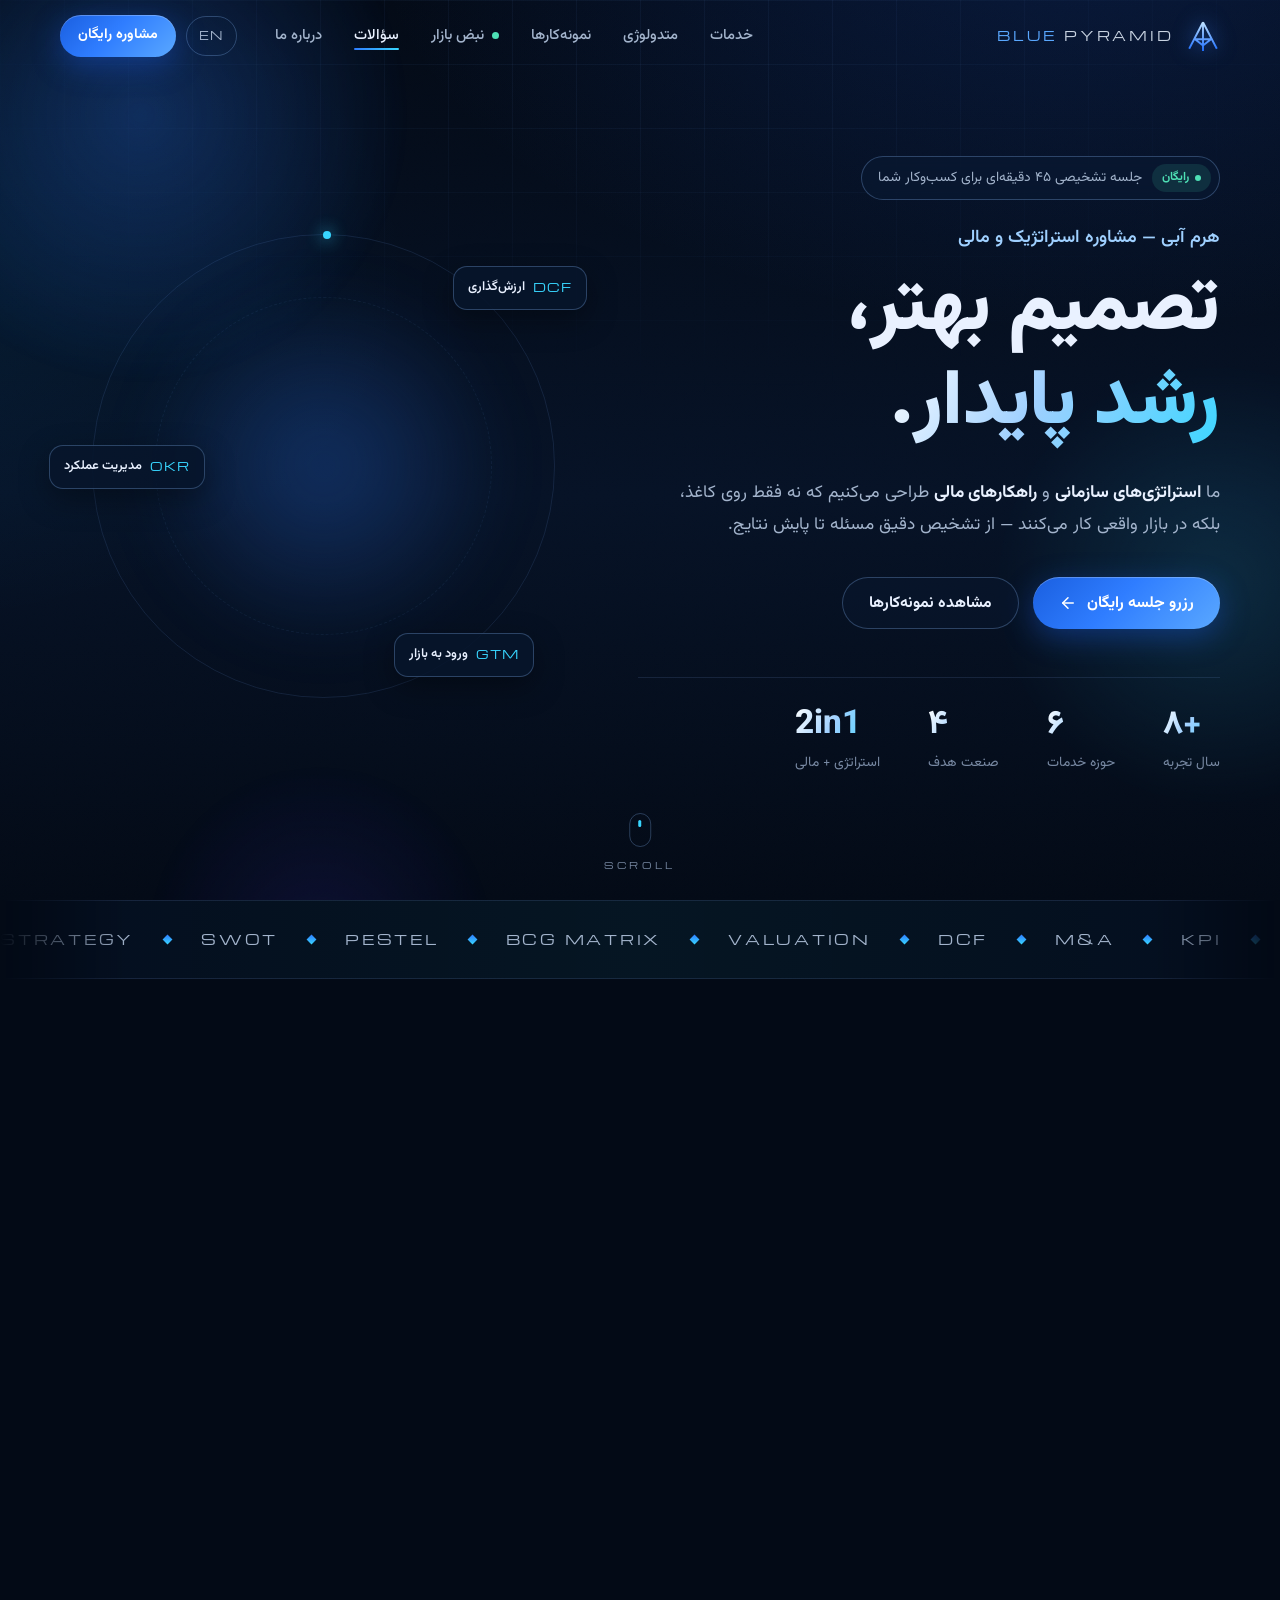
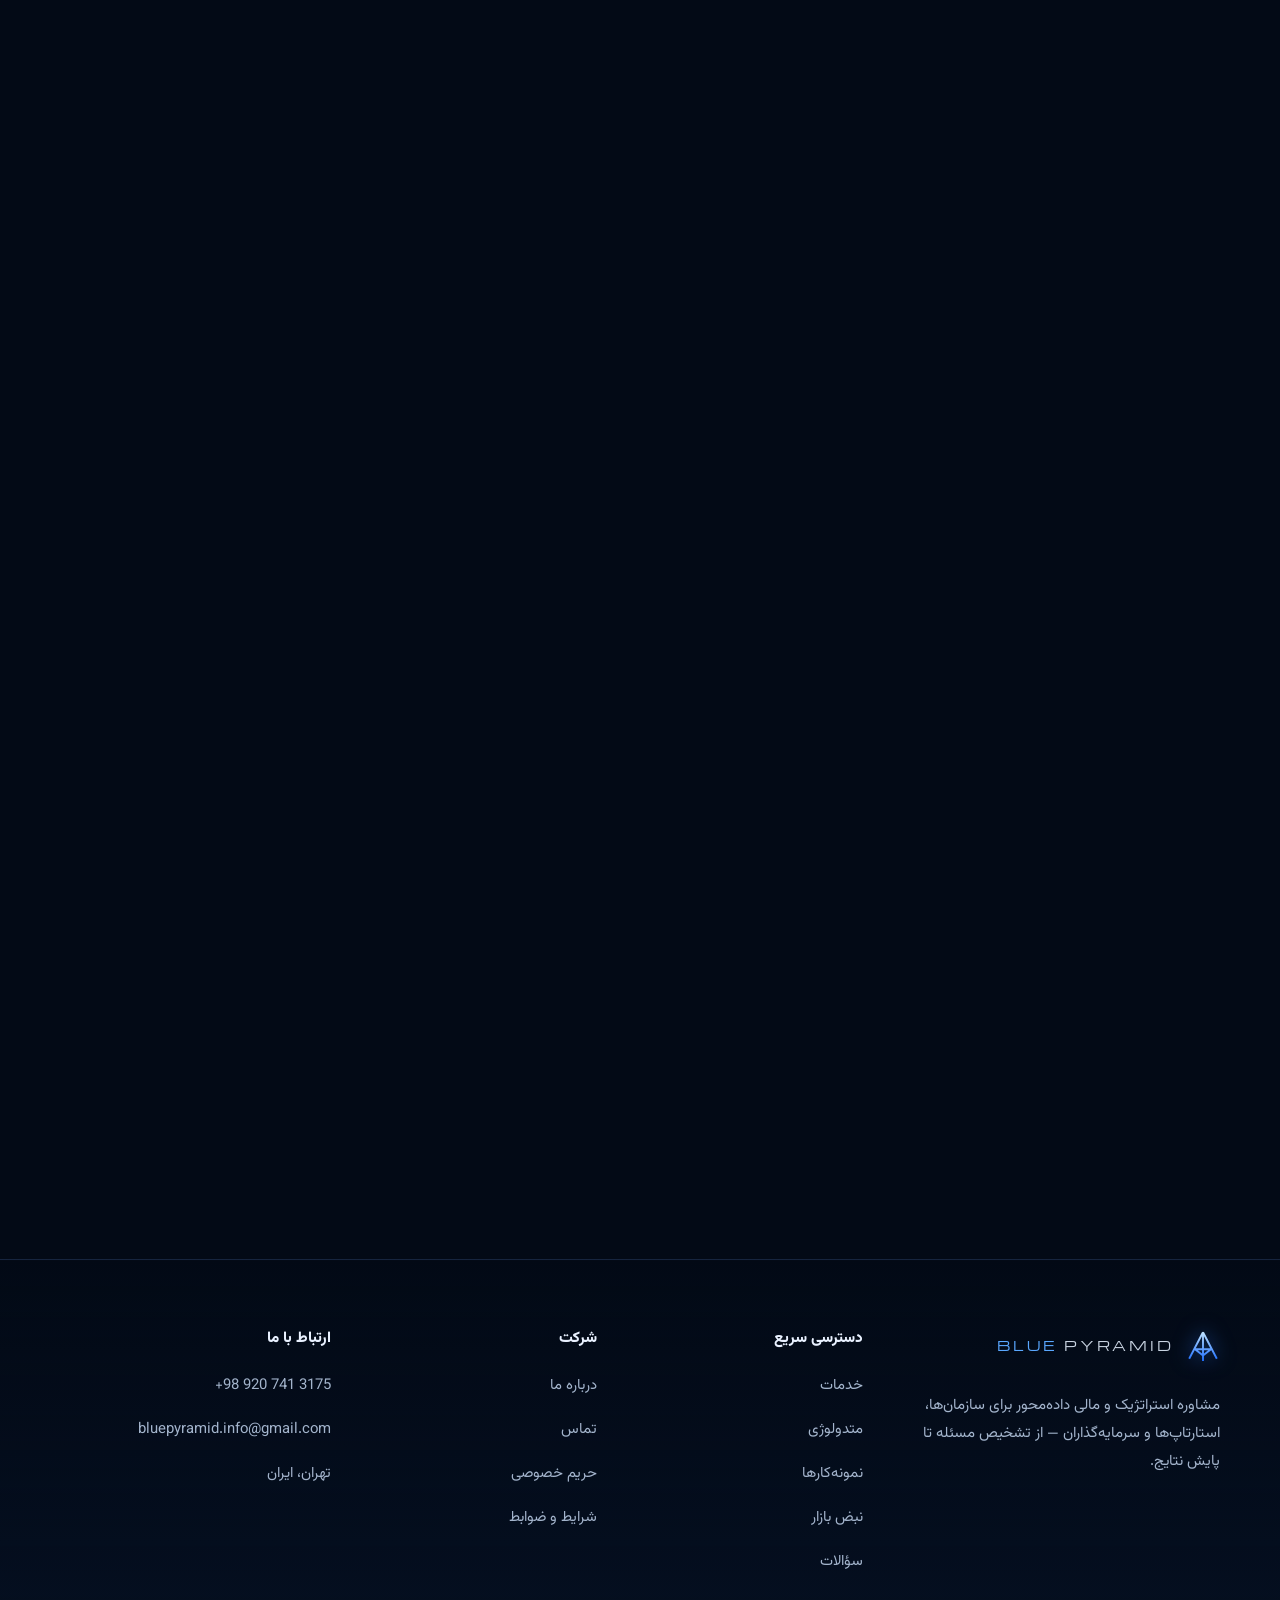
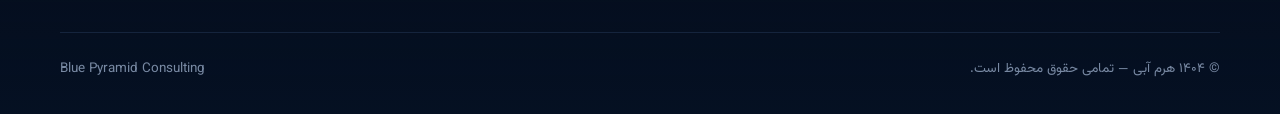
<file: index.html>
<!DOCTYPE html>
<html lang="fa" dir="rtl">
<head>
  <meta charset="UTF-8">
  <meta name="viewport" content="width=device-width, initial-scale=1, viewport-fit=cover">
  <title>هرم آبی | مشاوره استراتژیک و مالی در تهران — Blue Pyramid</title>
  <meta name="description" content="هرم آبی؛ مشاوره استراتژیک و مالی داده‌محور در تهران: مدل‌سازی مالی، ارزش‌گذاری، طراحی KPI، جذب سرمایه و ورود به بازار. جلسه اول رایگان.">
  <link rel="canonical" href="https://bluepyramid.pages.dev/">
  <meta name="robots" content="index, follow, max-image-preview:large">
  <meta name="theme-color" content="#030a16">
  <meta name="format-detection" content="telephone=no">

  <meta property="og:type" content="website">
  <meta property="og:site_name" content="Blue Pyramid — هرم آبی">
  <meta property="og:locale" content="fa_IR">
  <meta property="og:locale:alternate" content="en_US">
  <meta property="og:url" content="https://bluepyramid.pages.dev/">
  <meta property="og:title" content="هرم آبی | مشاوره استراتژیک و مالی">
  <meta property="og:description" content="تصمیم بهتر، رشد پایدار. مشاوره استراتژیک و مالی داده‌محور برای سازمان‌ها، استارتاپ‌ها و سرمایه‌گذاران.">
  <meta property="og:image" content="https://bluepyramid.pages.dev/assets/img/og-image.jpg">
  <meta property="og:image:width" content="1200">
  <meta property="og:image:height" content="630">
  <meta property="og:image:alt" content="Blue Pyramid — مشاوره استراتژیک و مالی">
  <meta name="twitter:card" content="summary_large_image">
  <meta name="twitter:title" content="هرم آبی | مشاوره استراتژیک و مالی">
  <meta name="twitter:description" content="تصمیم بهتر، رشد پایدار. مشاوره استراتژیک و مالی داده‌محور.">
  <meta name="twitter:image" content="https://bluepyramid.pages.dev/assets/img/og-image.jpg">

  <link rel="icon" href="/favicon.ico" sizes="48x48">
  <link rel="icon" href="/favicon.svg" type="image/svg+xml">
  <link rel="apple-touch-icon" href="/apple-touch-icon.png">
  <link rel="manifest" href="/site.webmanifest">

  <link rel="preconnect" href="https://fonts.googleapis.com">
  <link rel="preconnect" href="https://fonts.gstatic.com" crossorigin>
  <link rel="preload" as="style" id="font-css" href="https://fonts.googleapis.com/css2?family=Michroma&amp;family=Vazirmatn:wght@300..900&amp;display=swap">
  <noscript><link rel="stylesheet" href="https://fonts.googleapis.com/css2?family=Michroma&amp;family=Vazirmatn:wght@300..900&amp;display=swap"></noscript>
  <link rel="stylesheet" href="/assets/css/site.css?v=2.9">
  <script src="/assets/js/head.js?v=2.8" data-intro></script>
  <link rel="preload" href="/assets/js/pyramid.js?v=2.8" as="script">

  <script type="application/ld+json">
  {
    "@context": "https://schema.org",
    "@graph": [
      {
        "@type": ["Organization", "ProfessionalService"],
        "@id": "https://bluepyramid.pages.dev/#org",
        "name": "هرم آبی",
        "alternateName": ["Blue Pyramid", "Blue Pyramid Consulting"],
        "url": "https://bluepyramid.pages.dev/",
        "logo": { "@type": "ImageObject", "url": "https://bluepyramid.pages.dev/assets/img/icon-512.png", "width": 512, "height": 512 },
        "image": "https://bluepyramid.pages.dev/assets/img/og-image.jpg",
        "description": "مشاوره استراتژیک و مالی داده‌محور برای سازمان‌ها، استارتاپ‌ها و سرمایه‌گذاران.",
        "telephone": "+989207413175",
        "email": "bluepyramid.info@gmail.com",
        "address": { "@type": "PostalAddress", "addressLocality": "تهران", "addressCountry": "IR" },
        "areaServed": { "@type": "Country", "name": "Iran" },
        "priceRange": "$$",
        "founder": { "@type": "Person", "@id": "https://bluepyramid.pages.dev/about#founder", "name": "محمد تقی آغدیر", "jobTitle": "بنیان‌گذار و مشاور استراتژی" },
        "knowsAbout": ["Strategic Consulting", "Financial Modeling", "Business Valuation", "KPI & OKR Design", "Capital Raising", "Go-to-Market Strategy", "FinTech", "Digital Health"],
        "contactPoint": { "@type": "ContactPoint", "telephone": "+989207413175", "email": "bluepyramid.info@gmail.com", "contactType": "sales", "availableLanguage": ["fa", "en"] },
        "hasOfferCatalog": {
          "@type": "OfferCatalog",
          "name": "خدمات هرم آبی",
          "itemListElement": [
            { "@type": "Offer", "itemOffered": { "@type": "Service", "name": "مشاوره استراتژیک" } },
            { "@type": "Offer", "itemOffered": { "@type": "Service", "name": "مشاوره مالی و مدل‌سازی مالی" } },
            { "@type": "Offer", "itemOffered": { "@type": "Service", "name": "مدیریت عملکرد، KPI و OKR" } },
            { "@type": "Offer", "itemOffered": { "@type": "Service", "name": "جذب سرمایه و آماده‌سازی پیچ‌دک" } },
            { "@type": "Offer", "itemOffered": { "@type": "Service", "name": "استراتژی ورود به بازار" } },
            { "@type": "Offer", "itemOffered": { "@type": "Service", "name": "برنامه‌ریزی کسب‌وکار" } }
          ]
        }
      },
      {
        "@type": "WebSite",
        "@id": "https://bluepyramid.pages.dev/#website",
        "url": "https://bluepyramid.pages.dev/",
        "name": "هرم آبی — Blue Pyramid",
        "inLanguage": ["fa-IR", "en"],
        "publisher": { "@id": "https://bluepyramid.pages.dev/#org" }
      },
      {
        "@type": "WebPage",
        "@id": "https://bluepyramid.pages.dev/#webpage",
        "url": "https://bluepyramid.pages.dev/",
        "name": "هرم آبی | مشاوره استراتژیک و مالی",
        "isPartOf": { "@id": "https://bluepyramid.pages.dev/#website" },
        "about": { "@id": "https://bluepyramid.pages.dev/#org" },
        "inLanguage": "fa-IR"
      },
      {
        "@type": "FAQPage",
        "@id": "https://bluepyramid.pages.dev/#faq",
        "mainEntity": [
          { "@type": "Question", "name": "آیا جلسه اول مشاوره هزینه دارد؟", "acceptedAnswer": { "@type": "Answer", "text": "خیر. اولین جلسه تشخیصی ۴۵ دقیقه‌ای رایگان است. در این جلسه وضعیت فعلی و چالش اصلی شما را بررسی می‌کنیم و مسیر پیشنهادی را شفاف توضیح می‌دهیم." } },
          { "@type": "Question", "name": "بعد از ثبت درخواست، چه زمانی با من تماس می‌گیرید؟", "acceptedAnswer": { "@type": "Answer", "text": "ظرف ۲۴ ساعت پس از ثبت فرم با شما تماس می‌گیریم. برای موارد فوری می‌توانید مستقیم با شماره ۰۹۲۰۷۴۱۳۱۷۵ تماس بگیرید." } },
          { "@type": "Question", "name": "مشاوره حضوری است یا آنلاین؟", "acceptedAnswer": { "@type": "Answer", "text": "هر دو. دفتر مرکزی ما در تهران است و در سراسر ایران به‌صورت حضوری و آنلاین همکاری می‌کنیم." } },
          { "@type": "Question", "name": "با چه نوع کسب‌وکارهایی کار می‌کنید؟", "acceptedAnswer": { "@type": "Answer", "text": "کسب‌وکارهای کوچک و متوسط، استارتاپ‌ها، شرکت‌های بزرگ و هولدینگ‌ها و سرمایه‌گذاران حقیقی و حقوقی؛ با تمرکز ویژه بر فین‌تک و سلامت دیجیتال." } },
          { "@type": "Question", "name": "خروجی همکاری با هرم آبی چیست؟", "acceptedAnswer": { "@type": "Answer", "text": "اهداف، زمان‌بندی و خروجی‌ها از ابتدا مستند و قابل سنجش تعریف می‌شوند و در پایان هر پروژه یک ابزار تصمیم‌گیری قابل استفاده دریافت می‌کنید، نه فقط یک گزارش." } },
          { "@type": "Question", "name": "چه کسی روی پروژه من کار می‌کند؟", "acceptedAnswer": { "@type": "Answer", "text": "بنیان‌گذار و متخصصان ارشد مستقیماً روی هر پروژه کار می‌کنند؛ پروژه به کارآموز سپرده نمی‌شود و همیشه می‌دانید با چه کسی طرف هستید." } }
        ]
      }
    ]
  }
  </script>
</head>
<body>
<a class="skip-link" href="#main" data-i18n="skip">رفتن به محتوای اصلی</a>
<div class="progress" aria-hidden="true"></div>
<div class="ambient" aria-hidden="true">
  <div class="ambient__blob ambient__blob--1"></div>
  <div class="ambient__blob ambient__blob--2"></div>
  <div class="ambient__blob ambient__blob--3"></div>
  <div class="ambient__grid"></div>
  <div class="ambient__noise"></div>
</div>

<!-- Opening: the logo assembles itself in 3D. First visit per session only. -->
<div class="intro" id="intro" aria-hidden="true">
  <canvas></canvas>
  <div class="intro__brand">
    <div class="intro__word"><span class="b">B</span><span class="b">L</span><span class="b">U</span><span class="b">E</span><span>&nbsp;</span><span class="s">P</span><span class="s">Y</span><span class="s">R</span><span class="s">A</span><span class="s">M</span><span class="s">I</span><span class="s">D</span></div>
    <div class="intro__line"></div>
    <div class="intro__tag">STRATEGIC &amp; FINANCIAL CONSULTING</div>
  </div>
  <button class="intro__skip" type="button" tabindex="-1">SKIP</button>
</div>

<header class="site-nav">
  <div class="container site-nav__inner">
    <a class="brand" href="/">
      <svg class="brand__mark" viewBox="0 0 64 64" aria-hidden="true"><defs><linearGradient id="bm" x1="0" y1="0" x2="0" y2="1"><stop offset="0" stop-color="#bfe2ff"/><stop offset="1" stop-color="#1e6fff"/></linearGradient></defs><path d="M32 6 L6 56 M32 6 L58 56 M17 38 H47 M32 6 V60 M17 38 L32 50 L47 38" fill="none" stroke="url(#bm)" stroke-width="3.6" stroke-linejoin="round"/></svg>
      <span class="brand__name"><b>BLUE</b> <span>PYRAMID</span></span>
    </a>
    <ul class="nav-links" id="nav-menu">
      <li><a href="#services" data-i18n="navServices">خدمات</a></li>
      <li><a href="#method" data-i18n="navMethod">متدولوژی</a></li>
      <li><a href="#cases" data-i18n="navCases">نمونه‌کارها</a></li>
      <li><a href="/market-pulse" class="nav-pulse" data-i18n="navPulse">نبض بازار</a></li>
      <li><a href="#faq" data-i18n="navFaq">سؤالات</a></li>
      <li><a href="/about" data-i18n="navAbout">درباره ما</a></li>
    </ul>
    <div class="nav-actions">
      <button class="lang-toggle" id="lang-toggle" type="button" aria-label="EN — English version">EN</button>
      <a class="btn btn--primary btn--sm nav-cta" href="#contact" data-i18n="navCta">مشاوره رایگان</a>
      <button class="menu-btn" id="menu-btn" type="button" aria-controls="nav-menu" aria-expanded="false" aria-label="باز کردن منو"><span class="menu-btn__bars"><i></i><i></i><i></i></span></button>
    </div>
  </div>
</header>

<main id="main">

  <!-- ============================== HERO -->
  <section class="hero" aria-labelledby="hero-title">
    <div class="container hero__grid">
      <div class="hero__copy">
        <p class="hero__badge" data-enter><span class="hero__badge-dot" data-i18n="heroBadgeTag">رایگان</span><span data-i18n="heroBadge">جلسه تشخیصی ۴۵ دقیقه‌ای برای کسب‌وکار شما</span></p>
        <h1 class="hero__title" id="hero-title">
          <span class="hero__kicker" data-enter data-d="1" data-i18n="heroKicker">هرم آبی — مشاوره استراتژیک و مالی</span>
          <span class="hero__headline" data-enter="headline" data-d="2" data-i18n="heroHeadline">تصمیم بهتر، <span class="text-gradient">رشد&nbsp;پایدار.</span></span>
        </h1>
        <p class="hero__desc" data-enter data-d="4" data-i18n="heroDesc">ما <strong>استراتژی‌های سازمانی</strong> و <strong>راهکارهای مالی</strong> طراحی می‌کنیم که نه فقط روی کاغذ، بلکه در بازار واقعی کار می‌کنند — از تشخیص دقیق مسئله تا پایش نتایج.</p>
        <div class="hero__actions" data-enter data-d="5">
          <a class="btn btn--primary" href="#contact" data-magnetic><span data-i18n="heroCta1">رزرو جلسه رایگان</span><svg class="icon-arrow" aria-hidden="true"><use href="/assets/img/icons.svg#i-arrow"/></svg></a>
          <a class="btn btn--ghost" href="#cases" data-magnetic data-i18n="heroCta2">مشاهده نمونه‌کارها</a>
        </div>
        <dl class="hero__metrics" data-enter data-d="6">
          <div><dt class="sr-only" data-i18n="heroM1Lbl">سال تجربه</dt><dd><span class="metric__val" data-count data-i18n="heroM1Val">۸+</span><span class="metric__lbl" aria-hidden="true" data-i18n="heroM1Lbl">سال تجربه</span></dd></div>
          <div><dt class="sr-only" data-i18n="heroM2Lbl">حوزه خدمات</dt><dd><span class="metric__val" data-count data-i18n="heroM2Val">۶</span><span class="metric__lbl" aria-hidden="true" data-i18n="heroM2Lbl">حوزه خدمات</span></dd></div>
          <div><dt class="sr-only" data-i18n="heroM3Lbl">صنعت هدف</dt><dd><span class="metric__val" data-count data-i18n="heroM3Val">۴</span><span class="metric__lbl" aria-hidden="true" data-i18n="heroM3Lbl">صنعت هدف</span></dd></div>
          <div><dt class="sr-only" data-i18n="heroM4Lbl">استراتژی + مالی</dt><dd><span class="metric__val">2in1</span><span class="metric__lbl" aria-hidden="true" data-i18n="heroM4Lbl">استراتژی + مالی</span></dd></div>
        </dl>
      </div>

      <div class="hero__visual" data-enter="scale" data-d="3" aria-hidden="true">
        <div class="hero__halo"></div>
        <div class="hero__ring"></div>
        <div class="hero__ring hero__ring--2"></div>
        <canvas class="hero__canvas" id="hero-canvas"></canvas>
        <span class="chip chip--1"><b>DCF</b><span data-i18n="chip1">ارزش‌گذاری</span></span>
        <span class="chip chip--2"><b>OKR</b><span data-i18n="chip2">مدیریت عملکرد</span></span>
        <span class="chip chip--3"><b>GTM</b><span data-i18n="chip3">ورود به بازار</span></span>
      </div>
    </div>
    <div class="scroll-cue" aria-hidden="true"><span class="scroll-cue__mouse"></span>SCROLL</div>
  </section>

  <!-- ============================== FRAMEWORKS MARQUEE -->
  <div class="marquee">
    <div class="marquee__track">
      <ul class="marquee__list" role="list" aria-label="ابزارها و چارچوب‌ها" data-i18n-attr="aria-label:marqueeLabel">
        <li class="marquee__item">STRATEGY</li><li class="marquee__item">SWOT</li><li class="marquee__item">PESTEL</li><li class="marquee__item">BCG MATRIX</li><li class="marquee__item">VALUATION</li><li class="marquee__item">DCF</li><li class="marquee__item">M&amp;A</li><li class="marquee__item">KPI</li><li class="marquee__item">OKR</li><li class="marquee__item">BALANCED SCORECARD</li><li class="marquee__item">PITCH DECK</li><li class="marquee__item">DUE DILIGENCE</li><li class="marquee__item">GO-TO-MARKET</li><li class="marquee__item">BUSINESS PLAN</li><li class="marquee__item">SCENARIO PLANNING</li>
      </ul>
      <ul class="marquee__list" role="list" aria-hidden="true">
        <li class="marquee__item">STRATEGY</li><li class="marquee__item">SWOT</li><li class="marquee__item">PESTEL</li><li class="marquee__item">BCG MATRIX</li><li class="marquee__item">VALUATION</li><li class="marquee__item">DCF</li><li class="marquee__item">M&amp;A</li><li class="marquee__item">KPI</li><li class="marquee__item">OKR</li><li class="marquee__item">BALANCED SCORECARD</li><li class="marquee__item">PITCH DECK</li><li class="marquee__item">DUE DILIGENCE</li><li class="marquee__item">GO-TO-MARKET</li><li class="marquee__item">BUSINESS PLAN</li><li class="marquee__item">SCENARIO PLANNING</li>
      </ul>
    </div>
  </div>

  <!-- ============================== SERVICES -->
  <section class="section" id="services" aria-labelledby="services-title">
    <div class="container">
      <div class="section-head" data-reveal>
        <p class="eyebrow">What We Do</p>
        <h2 class="section-title" id="services-title"><span data-i18n="servicesTitle">خدماتی که مسیر رشد را <span class="text-gradient">روشن</span> می‌کنند</span></h2>
        <p class="section-lead" data-i18n="servicesLead">از تدوین استراتژی تا مدل‌سازی مالی و جذب سرمایه — هر خدمت با داده شروع می‌شود و به یک تصمیم قابل اجرا ختم می‌شود.</p>
      </div>

      <div class="services-grid">
        <article class="card service-card service-card--wide" data-reveal>
          <div class="service-card__top"><span class="icon-tile"><svg aria-hidden="true"><use href="/assets/img/icons.svg#i-compass"/></svg></span><span class="service-card__num">01</span></div>
          <svg class="service-card__viz" viewBox="0 0 300 90" preserveAspectRatio="none" aria-hidden="true"><defs><linearGradient id="vz0" x1="0" y1="0" x2="0" y2="1"><stop offset="0" stop-color="#38d6ff" stop-opacity=".28"/><stop offset="1" stop-color="#38d6ff" stop-opacity="0"/></linearGradient></defs><path class="viz-area" d="M0 70 C40 62 60 30 100 40 S160 78 200 52 S260 14 300 22 L300 90 L0 90 Z" fill="url(#vz0)"/><path class="viz-line" d="M0 70 C40 62 60 30 100 40 S160 78 200 52 S260 14 300 22" pathLength="1"/><circle class="viz-dot" cx="300" cy="22" r="4"/></svg>
          <h3 data-i18n="s1Title">مشاوره استراتژیک</h3>
          <p data-i18n="s1Desc">تدوین استراتژی رقابتی، تحلیل محیط کسب‌وکار، طراحی مدل درآمدی و مدیریت تحول سازمانی با رویکرد داده‌محور.</p>
          <div class="tags"><span class="tag">SWOT</span><span class="tag">BCG</span><span class="tag">PESTEL</span><span class="tag">Five Forces</span></div>
        </article>
        <article class="card service-card" data-reveal data-d="1">
          <div class="service-card__top"><span class="icon-tile"><svg aria-hidden="true"><use href="/assets/img/icons.svg#i-chart"/></svg></span><span class="service-card__num">02</span></div>
          <h3 data-i18n="s2Title">مشاوره مالی</h3>
          <p data-i18n="s2Desc">ارزیابی مالی سازمان، مدل‌سازی مالی، برنامه‌ریزی سرمایه‌گذاری و بهینه‌سازی ساختار سرمایه شرکت.</p>
          <div class="tags"><span class="tag">Valuation</span><span class="tag">DCF</span><span class="tag">M&amp;A</span></div>
        </article>
        <article class="card service-card" data-reveal>
          <div class="service-card__top"><span class="icon-tile"><svg aria-hidden="true"><use href="/assets/img/icons.svg#i-gauge"/></svg></span><span class="service-card__num">03</span></div>
          <h3 data-i18n="s3Title">مدیریت عملکرد</h3>
          <p data-i18n="s3Desc">طراحی سیستم KPI و OKR، پیاده‌سازی داشبوردهای مدیریتی و ایجاد چارچوب ارزیابی عملکرد.</p>
          <div class="tags"><span class="tag">KPI</span><span class="tag">OKR</span><span class="tag">BSC</span></div>
        </article>
        <article class="card service-card service-card--wide" data-reveal data-d="1">
          <div class="service-card__top"><span class="icon-tile"><svg aria-hidden="true"><use href="/assets/img/icons.svg#i-rocket"/></svg></span><span class="service-card__num">04</span></div>
          <svg class="service-card__viz" viewBox="0 0 300 90" preserveAspectRatio="none" aria-hidden="true"><defs><linearGradient id="vz1" x1="0" y1="0" x2="0" y2="1"><stop offset="0" stop-color="#38d6ff" stop-opacity=".28"/><stop offset="1" stop-color="#38d6ff" stop-opacity="0"/></linearGradient></defs><path class="viz-area" d="M0 82 L40 74 L80 76 L120 60 L160 62 L200 42 L240 36 L300 8 L300 90 L0 90 Z" fill="url(#vz1)"/><path class="viz-line" d="M0 82 L40 74 L80 76 L120 60 L160 62 L200 42 L240 36 L300 8" pathLength="1"/><circle class="viz-dot" cx="300" cy="8" r="4"/></svg>
          <h3 data-i18n="s4Title">جذب سرمایه</h3>
          <p data-i18n="s4Desc">آماده‌سازی برای سرمایه‌گذاری، تهیه پیچ‌دک حرفه‌ای، ارزیابی کسب‌وکار و همراهی در مذاکرات با سرمایه‌گذاران.</p>
          <div class="tags"><span class="tag">Pitch Deck</span><span class="tag">Due Diligence</span><span class="tag">Financial Model</span></div>
        </article>
        <article class="card service-card service-card--wide" data-reveal>
          <div class="service-card__top"><span class="icon-tile"><svg aria-hidden="true"><use href="/assets/img/icons.svg#i-globe"/></svg></span><span class="service-card__num">05</span></div>
          <svg class="service-card__viz" viewBox="0 0 300 90" preserveAspectRatio="none" aria-hidden="true"><defs><linearGradient id="vz2" x1="0" y1="0" x2="0" y2="1"><stop offset="0" stop-color="#38d6ff" stop-opacity=".28"/><stop offset="1" stop-color="#38d6ff" stop-opacity="0"/></linearGradient></defs><path class="viz-area" d="M0 64 Q50 24 100 52 T200 42 T300 14 L300 90 L0 90 Z" fill="url(#vz2)"/><path class="viz-line" d="M0 64 Q50 24 100 52 T200 42 T300 14" pathLength="1"/><circle class="viz-dot" cx="300" cy="14" r="4"/></svg>
          <h3 data-i18n="s5Title">ورود به بازار</h3>
          <p data-i18n="s5Desc">تحقیق بازار، تحلیل رقبا، تعریف مشتری هدف (ICP)، استراتژی Go-to-Market و طراحی مسیر توسعه برای بازارهای جدید.</p>
          <div class="tags"><span class="tag">GTM</span><span class="tag">ICP</span><span class="tag">Market Research</span></div>
        </article>
        <article class="card service-card" data-reveal data-d="1">
          <div class="service-card__top"><span class="icon-tile"><svg aria-hidden="true"><use href="/assets/img/icons.svg#i-map"/></svg></span><span class="service-card__num">06</span></div>
          <h3 data-i18n="s6Title">برنامه‌ریزی کسب‌وکار</h3>
          <p data-i18n="s6Desc">تهیه بیزینس‌پلن جامع، مدل‌سازی سناریو، برنامه‌ریزی اجرایی و تعریف مایلستون‌های رشد.</p>
          <div class="tags"><span class="tag">Business Plan</span><span class="tag">Scenario</span></div>
        </article>
      </div>
    </div>
  </section>

  <!-- ============================== METHODOLOGY -->
  <section class="section section--tight" id="method" aria-labelledby="method-title">
    <div class="container">
      <div class="section-head section-head--center" data-reveal>
        <p class="eyebrow">How We Work</p>
        <h2 class="section-title" id="method-title"><span data-i18n="methodTitle">چارچوب <span class="text-gradient">چهار مرحله‌ای</span> هرم آبی</span></h2>
        <p class="section-lead" data-i18n="methodLead">بر پایه تجربه عملی در صنایع متنوع — از تشخیص دقیق مسئله تا پایش مستمر نتایج.</p>
      </div>
      <div class="timeline">
        <div class="timeline__rail" aria-hidden="true"><span></span></div>
        <ol class="timeline__steps" role="list">
        <li class="step" data-reveal>
          <span class="step__node"><svg aria-hidden="true"><use href="/assets/img/icons.svg#i-search"/></svg></span>
          <span class="step__label">01 · DIAGNOSIS</span>
          <h3 data-i18n="m1Title">تشخیص</h3>
          <p data-i18n="m1Desc">شناخت دقیق وضعیت فعلی، شناسایی گلوگاه‌های استراتژیک و مالی و تعریف درست مسئله پیش از هر راه‌حل.</p>
        </li>
        <li class="step" data-reveal data-d="2">
          <span class="step__node"><svg aria-hidden="true"><use href="/assets/img/icons.svg#i-target"/></svg></span>
          <span class="step__label">02 · STRATEGY</span>
          <h3 data-i18n="m2Title">استراتژی</h3>
          <p data-i18n="m2Desc">طراحی استراتژی اختصاصی بر اساس داده‌های واقعی، ارزیابی گزینه‌ها و انتخاب مسیر بهینه برای رسیدن به اهداف.</p>
        </li>
        <li class="step" data-reveal data-d="3">
          <span class="step__node"><svg aria-hidden="true"><use href="/assets/img/icons.svg#i-cog"/></svg></span>
          <span class="step__label">03 · EXECUTION</span>
          <h3 data-i18n="m3Title">اجرا</h3>
          <p data-i18n="m3Desc">همراهی در اجرا، مدیریت تغییر، هماهنگی با تیم‌های داخلی و رفع موانع عملیاتی در مسیر پیاده‌سازی.</p>
        </li>
        <li class="step" data-reveal data-d="4">
          <span class="step__node"><svg aria-hidden="true"><use href="/assets/img/icons.svg#i-activity"/></svg></span>
          <span class="step__label">04 · MONITOR</span>
          <h3 data-i18n="m4Title">پایش</h3>
          <p data-i18n="m4Desc">پایش مستمر نتایج با KPIهای تعریف‌شده، بازبینی دوره‌ای و بهینه‌سازی مسیر بر اساس واقعیت بازار.</p>
        </li>
        </ol>
      </div>
    </div>
  </section>

  <!-- ============================== WHY US -->
  <section class="section section--tight" id="why" aria-labelledby="why-title">
    <div class="container">
      <div class="section-head" data-reveal>
        <p class="eyebrow">Why Blue Pyramid</p>
        <h2 class="section-title" id="why-title"><span data-i18n="whyTitle">چرا <span class="text-gradient">هرم آبی؟</span></span></h2>
      </div>
      <div class="why-grid">
        <article class="card why-card" data-reveal>
          <span class="icon-tile"><svg aria-hidden="true"><use href="/assets/img/icons.svg#i-layers"/></svg></span>
          <h3 data-i18n="w1Title">استراتژی و مالی، در یک تیم</h3>
          <p data-i18n="w1Desc">بیشتر شرکت‌های مشاوره یا استراتژی می‌دانند یا مالی. ما هر دو را کنار هم داریم — همراه با پیشینه اجرایی در فناوری پزشکی و فین‌تک.</p>
        </article>
        <article class="card why-card" data-reveal data-d="2">
          <span class="icon-tile"><svg aria-hidden="true"><use href="/assets/img/icons.svg#i-database"/></svg></span>
          <h3 data-i18n="w2Title">داده‌محور، نه توصیه‌محور</h3>
          <p data-i18n="w2Desc">توصیه‌ها بر پایه داده، مدل‌سازی کمّی و تحلیل رقابتی مستند است. خروجی، یک ابزار تصمیم‌گیری قابل استفاده است، نه فقط یک گزارش.</p>
        </article>
        <article class="card why-card" data-reveal data-d="3">
          <span class="icon-tile"><svg aria-hidden="true"><use href="/assets/img/icons.svg#i-users"/></svg></span>
          <h3 data-i18n="w3Title">تیم کوچک، پاسخگویی بالا</h3>
          <p data-i18n="w3Desc">بنیان‌گذار و متخصصان ارشد مستقیماً روی هر پروژه کار می‌کنند. همیشه می‌دانید با چه کسی طرف هستید.</p>
        </article>
      </div>
    </div>
  </section>

  <!-- ============================== CASE STUDIES -->
  <section class="section" id="cases" aria-labelledby="cases-title">
    <div class="container">
      <div class="section-head" data-reveal>
        <p class="eyebrow">Our Work</p>
        <h2 class="section-title" id="cases-title"><span data-i18n="casesTitle">نتایجی که <span class="text-gradient">قابل اندازه‌گیری</span> هستند</span></h2>
        <p class="section-lead" data-i18n="casesLead">نمونه‌ای از پروژه‌هایی که در آن‌ها استراتژی و مالی کنار هم، به رشد ملموس رسیده‌اند.</p>
      </div>
      <div class="cases-grid">
        <article class="card case-card" data-tilt data-reveal>
          <div class="case-card__meta"><span class="pill" data-i18n="c1Tag">استارتاپ و فناوری</span><span class="case-card__no">CASE — 01</span></div>
          <h3 data-i18n="c1Title">طراحی داشبورد استراتژیک برای پلتفرم فین‌تک</h3>
          <p data-i18n="c1Desc">طراحی و پیاده‌سازی سیستم جامع KPI با بیش از ۱۲۰ شاخص عملکردی — از سطح مدیرعامل تا تیم‌های اجرایی.</p>
          <div class="case-card__results">
            <div class="result"><span class="result__val" data-count data-i18n="c1V1">۳۵٪</span><span class="result__lbl" data-i18n="c1L1">بهبود تصمیم‌گیری</span></div>
            <div class="result"><span class="result__val" data-count data-i18n="c1V2">۱۲۰+</span><span class="result__lbl" data-i18n="c1L2">شاخص طراحی‌شده</span></div>
          </div>
        </article>
        <article class="card case-card" data-tilt data-reveal data-d="2">
          <div class="case-card__meta"><span class="pill" data-i18n="c2Tag">خدمات مالی</span><span class="case-card__no">CASE — 02</span></div>
          <h3 data-i18n="c2Title">آماده‌سازی جذب سرمایه برای یک شرکت خدمات مالی</h3>
          <p data-i18n="c2Desc">ارزیابی کامل کسب‌وکار، مدل‌سازی مالی، تهیه پیچ‌دک و همراهی در مذاکرات با سرمایه‌گذاران نهادی.</p>
          <div class="case-card__results">
            <div class="result"><span class="result__val" data-i18n="c2V1">2x</span><span class="result__lbl" data-i18n="c2L1">رشد ارزش‌گذاری</span></div>
            <div class="result"><span class="result__val" data-count data-i18n="c2V2">۶ ماه</span><span class="result__lbl" data-i18n="c2L2">تا بستن قرارداد</span></div>
          </div>
        </article>
        <article class="card case-card" data-tilt data-reveal>
          <div class="case-card__meta"><span class="pill" data-i18n="c3Tag">سلامت و دارو</span><span class="case-card__no">CASE — 03</span></div>
          <h3 data-i18n="c3Title">استراتژی رقابتی برای توزیع‌کننده تجهیزات پزشکی</h3>
          <p data-i18n="c3Desc">تحلیل رقابتی عمیق، بازتعریف جایگاه برند (Positioning) و طراحی استراتژی توسعه کانال فروش در بازاری رقابتی.</p>
          <div class="case-card__results">
            <div class="result"><span class="result__val" data-count data-i18n="c3V1">۴۰٪</span><span class="result__lbl" data-i18n="c3L1">رشد سهم بازار</span></div>
            <div class="result"><span class="result__val" data-count data-i18n="c3V2">۱۸ ماه</span><span class="result__lbl" data-i18n="c3L2">افق استراتژی</span></div>
          </div>
        </article>
        <article class="card case-card" data-tilt data-reveal data-d="2">
          <div class="case-card__meta"><span class="pill" data-i18n="c4Tag">استارتاپ SaaS</span><span class="case-card__no">CASE — 04</span></div>
          <h3 data-i18n="c4Title">استراتژی ورود به بازار برای یک استارتاپ نرم‌افزاری</h3>
          <p data-i18n="c4Desc">تحقیق بازار هدف، تعریف ICP، طراحی استراتژی GTM و اولویت‌بندی کانال‌های رشد.</p>
          <div class="case-card__results">
            <div class="result"><span class="result__val" data-count data-i18n="c4V1">۳</span><span class="result__lbl" data-i18n="c4L1">بازار هدف</span></div>
            <div class="result"><span class="result__val" data-i18n="c4V2">6x</span><span class="result__lbl" data-i18n="c4L2">رشد پایپ‌لاین فروش</span></div>
          </div>
        </article>
      </div>
    </div>
  </section>

  <!-- ============================== CTA BAND -->
  <section class="section section--tight" aria-labelledby="cta-title">
    <div class="container">
      <div class="cta-band" data-reveal="scale">
        <h2 id="cta-title"><span data-i18n="ctaTitle">۴۵ دقیقه گفتگو، <span class="text-gradient">شفافیت</span> برای تصمیم بعدی</span></h2>
        <p data-i18n="ctaText">در جلسه تشخیصی رایگان، چالش اصلی کسب‌وکارتان را با هم بررسی می‌کنیم و مسیر پیشنهادی را بدون هیچ تعهدی ارائه می‌دهیم.</p>
        <div class="cta-band__actions">
          <a class="btn btn--primary" href="#contact" data-magnetic><span data-i18n="ctaBtn1">ثبت درخواست مشاوره</span><svg class="icon-arrow" aria-hidden="true"><use href="/assets/img/icons.svg#i-arrow"/></svg></a>
          <a class="btn btn--ghost" href="tel:+989207413175" data-magnetic><svg aria-hidden="true"><use href="/assets/img/icons.svg#i-phone"/></svg><span class="ltr" data-i18n="phoneDisplay">۰۹۲۰&nbsp;۷۴۱&nbsp;۳۱۷۵</span></a>
        </div>
      </div>
    </div>
  </section>

  <!-- ============================== FAQ -->
  <section class="section section--tight" id="faq" aria-labelledby="faq-title">
    <div class="container">
      <div class="section-head section-head--center" data-reveal>
        <p class="eyebrow">FAQ</p>
        <h2 class="section-title" id="faq-title" data-i18n="faqTitle">سؤالات متداول</h2>
      </div>
      <div class="faq">
        <details class="faq__item" data-reveal><summary><span data-i18n="q1">آیا جلسه اول مشاوره هزینه دارد؟</span><span class="faq__icon" aria-hidden="true"></span></summary><div class="faq__body" data-i18n="a1">خیر. اولین جلسه تشخیصی ۴۵ دقیقه‌ای رایگان است. در این جلسه وضعیت فعلی و چالش اصلی شما را بررسی می‌کنیم و مسیر پیشنهادی را شفاف توضیح می‌دهیم.</div></details>
        <details class="faq__item" data-reveal><summary><span data-i18n="q2">بعد از ثبت درخواست، چه زمانی با من تماس می‌گیرید؟</span><span class="faq__icon" aria-hidden="true"></span></summary><div class="faq__body" data-i18n="a2">ظرف ۲۴ ساعت پس از ثبت فرم با شما تماس می‌گیریم. برای موارد فوری می‌توانید مستقیم با شماره ۰۹۲۰۷۴۱۳۱۷۵ تماس بگیرید.</div></details>
        <details class="faq__item" data-reveal><summary><span data-i18n="q3">مشاوره حضوری است یا آنلاین؟</span><span class="faq__icon" aria-hidden="true"></span></summary><div class="faq__body" data-i18n="a3">هر دو. دفتر مرکزی ما در تهران است و در سراسر ایران به‌صورت حضوری و آنلاین همکاری می‌کنیم.</div></details>
        <details class="faq__item" data-reveal><summary><span data-i18n="q4">با چه نوع کسب‌وکارهایی کار می‌کنید؟</span><span class="faq__icon" aria-hidden="true"></span></summary><div class="faq__body" data-i18n="a4">کسب‌وکارهای کوچک و متوسط، استارتاپ‌ها، شرکت‌های بزرگ و هولدینگ‌ها و سرمایه‌گذاران حقیقی و حقوقی؛ با تمرکز ویژه بر فین‌تک و سلامت دیجیتال.</div></details>
        <details class="faq__item" data-reveal><summary><span data-i18n="q5">خروجی همکاری با هرم آبی چیست؟</span><span class="faq__icon" aria-hidden="true"></span></summary><div class="faq__body" data-i18n="a5">اهداف، زمان‌بندی و خروجی‌ها از ابتدا مستند و قابل سنجش تعریف می‌شوند و در پایان هر پروژه یک ابزار تصمیم‌گیری قابل استفاده دریافت می‌کنید، نه فقط یک گزارش.</div></details>
        <details class="faq__item" data-reveal><summary><span data-i18n="q6">چه کسی روی پروژه من کار می‌کند؟</span><span class="faq__icon" aria-hidden="true"></span></summary><div class="faq__body" data-i18n="a6">بنیان‌گذار و متخصصان ارشد مستقیماً روی هر پروژه کار می‌کنند؛ پروژه به کارآموز سپرده نمی‌شود و همیشه می‌دانید با چه کسی طرف هستید.</div></details>
      </div>
    </div>
  </section>

  <!-- ============================== CONTACT -->
  <section class="section" id="contact" aria-labelledby="contact-title">
    <div class="container">
      <div class="section-head" data-reveal>
        <p class="eyebrow">Get In Touch</p>
        <h2 class="section-title" id="contact-title"><span data-i18n="contactTitle">آماده <span class="text-gradient">رشد</span> هستید؟</span></h2>
      </div>
      <div class="contact-grid">
        <div class="contact-info" data-reveal>
          <h3 data-i18n="contactSub">با ما در تماس باشید</h3>
          <p data-i18n="contactDesc">برای دریافت مشاوره رایگان اولیه با هرم آبی تماس بگیرید. اولین جلسه تشخیصی ۴۵ دقیقه‌ای رایگان است.</p>
          <ul class="channels" role="list">
            <li><a class="channel" href="tel:+989207413175"><span class="icon-tile"><svg aria-hidden="true"><use href="/assets/img/icons.svg#i-phone"/></svg></span><span><span class="channel__lbl" data-i18n="chPhone">تلفن مستقیم</span><span class="channel__val" data-i18n="phoneDisplay">۰۹۲۰&nbsp;۷۴۱&nbsp;۳۱۷۵</span></span></a></li>
            <li><a class="channel" href="mailto:bluepyramid.info@gmail.com"><span class="icon-tile"><svg aria-hidden="true"><use href="/assets/img/icons.svg#i-mail"/></svg></span><span><span class="channel__lbl" data-i18n="chEmail">ایمیل</span><span class="channel__val">bluepyramid.info@gmail.com</span></span></a></li>
            <li><div class="channel"><span class="icon-tile"><svg aria-hidden="true"><use href="/assets/img/icons.svg#i-pin"/></svg></span><span><span class="channel__lbl" data-i18n="chLocation">موقعیت</span><span class="channel__val channel__val--text" data-i18n="chLocationVal">تهران — حضوری و آنلاین در سراسر ایران</span></span></div></li>
          </ul>
        </div>

        <div class="card form-card" data-reveal data-d="2">
          <div class="form-head">
            <h3 data-i18n="formTitle">ثبت درخواست مشاوره</h3>
            <p class="form-sub" data-i18n="formSub">فرم را پر کنید — ظرف ۲۴ ساعت با شما تماس می‌گیریم.</p>
          </div>
          <form id="lead-form" action="https://formspree.io/f/xzdqqbqr" method="POST" novalidate>
            <div class="form-row">
              <div class="field">
                <label for="f-name"><span data-i18n="fName">نام و نام‌خانوادگی</span><span class="req" aria-hidden="true">*</span></label>
                <input id="f-name" name="name" type="text" autocomplete="name" required maxlength="100" aria-describedby="e-name" placeholder="نام شما" data-i18n-attr="placeholder:fNamePh">
                <span class="field__error" id="e-name" aria-live="polite"></span>
              </div>
              <div class="field">
                <label for="f-phone"><span data-i18n="fPhone">شماره تماس</span><span class="req" aria-hidden="true">*</span></label>
                <input id="f-phone" name="phone" type="tel" inputmode="tel" autocomplete="tel" required maxlength="30" aria-describedby="e-phone" placeholder="09xx xxx xxxx">
                <span class="field__error" id="e-phone" aria-live="polite"></span>
              </div>
            </div>
            <div class="form-row">
              <div class="field">
                <label for="f-email" data-i18n="fEmail">ایمیل</label>
                <input id="f-email" name="email" type="email" autocomplete="email" maxlength="120" aria-describedby="e-email" placeholder="name@company.com">
                <span class="field__error" id="e-email" aria-live="polite"></span>
              </div>
              <div class="field">
                <label for="f-company" data-i18n="fCompany">نام شرکت</label>
                <input id="f-company" name="company" type="text" autocomplete="organization" maxlength="120" placeholder="اختیاری" data-i18n-attr="placeholder:fOptional">
              </div>
            </div>
            <div class="form-row">
              <div class="field">
                <label for="f-industry" data-i18n="fIndustry">حوزه کسب‌وکار</label>
                <select id="f-industry" name="industry">
                  <option value="" data-i18n="fSelect">انتخاب کنید</option>
                  <option value="استارتاپ و فناوری" data-i18n="oI1">استارتاپ و فناوری</option>
                  <option value="خدمات مالی" data-i18n="oI2">خدمات مالی</option>
                  <option value="سلامت و دارو" data-i18n="oI3">سلامت و دارو</option>
                  <option value="تولید و صنعت" data-i18n="oI4">تولید و صنعت</option>
                  <option value="سایر" data-i18n="oI5">سایر</option>
                </select>
              </div>
              <div class="field">
                <label for="f-service" data-i18n="fService">نوع خدمت مورد نیاز</label>
                <select id="f-service" name="service">
                  <option value="" data-i18n="fSelect">انتخاب کنید</option>
                  <option value="مشاوره استراتژیک" data-i18n="oS1">مشاوره استراتژیک</option>
                  <option value="مشاوره مالی" data-i18n="oS2">مشاوره مالی</option>
                  <option value="طراحی KPI و داشبورد" data-i18n="oS3">طراحی KPI و داشبورد</option>
                  <option value="جذب سرمایه" data-i18n="oS4">جذب سرمایه</option>
                  <option value="ورود به بازار جدید" data-i18n="oS5">ورود به بازار جدید</option>
                  <option value="برنامه‌ریزی کسب‌وکار" data-i18n="oS6">برنامه‌ریزی کسب‌وکار</option>
                  <option value="مطمئن نیستم" data-i18n="oS7">مطمئن نیستم</option>
                </select>
              </div>
            </div>
            <div class="field">
              <label for="f-message" data-i18n="fMessage">توضیح چالش شما</label>
              <textarea id="f-message" name="message" maxlength="2000" placeholder="چالش اصلی یا هدفی که دنبال می‌کنید را بنویسید…" data-i18n-attr="placeholder:fMessagePh"></textarea>
            </div>
            <div class="hp" aria-hidden="true"><label for="f-gotcha">Leave empty</label><input id="f-gotcha" type="text" name="_gotcha" tabindex="-1" autocomplete="off"></div>
            <p class="form-consent" data-i18n="fConsent">با ارسال فرم، <a href="/privacy">سیاست حریم خصوصی</a> را می‌پذیرید.</p>
            <button class="btn btn--primary form-submit" type="submit"><span class="spinner" aria-hidden="true"></span><span data-i18n="fSubmit">ارسال درخواست مشاوره</span><svg class="icon-arrow" aria-hidden="true"><use href="/assets/img/icons.svg#i-arrow"/></svg></button>
            <p class="form-status" role="alert"></p>
          </form>
          <div class="form-success" role="status">
            <div class="form-success__icon"><svg aria-hidden="true"><use href="/assets/img/icons.svg#i-check"/></svg></div>
            <h4 data-i18n="fOkTitle">درخواست شما ثبت شد</h4>
            <p data-i18n="fOkText">ظرف ۲۴ ساعت با شما تماس می‌گیریم. از اعتماد شما به هرم آبی سپاسگزاریم.</p>
          </div>
        </div>
      </div>
    </div>
  </section>
</main>

<footer class="site-footer">
  <div class="container">
    <div class="footer-grid">
      <div class="footer-about">
        <a class="brand" href="/">
          <svg class="brand__mark" viewBox="0 0 64 64" aria-hidden="true"><path d="M32 6 L6 56 M32 6 L58 56 M17 38 H47 M32 6 V60 M17 38 L32 50 L47 38" fill="none" stroke="url(#bm)" stroke-width="3.6" stroke-linejoin="round"/></svg>
          <span class="brand__name"><b>BLUE</b> <span>PYRAMID</span></span>
        </a>
        <p data-i18n="footerAbout">مشاوره استراتژیک و مالی داده‌محور برای سازمان‌ها، استارتاپ‌ها و سرمایه‌گذاران — از تشخیص مسئله تا پایش نتایج.</p>
      </div>
      <div class="footer-col">
        <h2 class="footer-title" data-i18n="footerExplore">دسترسی سریع</h2>
        <ul>
          <li><a href="/#services" data-i18n="navServices">خدمات</a></li>
          <li><a href="/#method" data-i18n="navMethod">متدولوژی</a></li>
          <li><a href="/#cases" data-i18n="navCases">نمونه‌کارها</a></li>
          <li><a href="/market-pulse" data-i18n="navPulse">نبض بازار</a></li>
          <li><a href="/#faq" data-i18n="navFaq">سؤالات</a></li>
        </ul>
      </div>
      <div class="footer-col">
        <h2 class="footer-title" data-i18n="footerCompany">شرکت</h2>
        <ul>
          <li><a href="/about" data-i18n="navAbout">درباره ما</a></li>
          <li><a href="/#contact" data-i18n="navContact">تماس</a></li>
          <li><a href="/privacy" data-i18n="footerPrivacy">حریم خصوصی</a></li>
          <li><a href="/terms" data-i18n="footerTerms">شرایط و ضوابط</a></li>
        </ul>
      </div>
      <div class="footer-col">
        <h2 class="footer-title" data-i18n="footerContact">ارتباط با ما</h2>
        <ul>
          <li><a href="tel:+989207413175" class="ltr">+98&nbsp;920&nbsp;741&nbsp;3175</a></li>
          <li><a href="mailto:bluepyramid.info@gmail.com">bluepyramid.info@gmail.com</a></li>
          <li><span data-i18n="footerCity">تهران، ایران</span></li>
        </ul>
      </div>
    </div>
    <div class="footer-bottom">
      <span data-i18n="footerCopy">© ۱۴۰۴ هرم آبی — تمامی حقوق محفوظ است.</span>
      <span class="ltr">Blue Pyramid Consulting</span>
    </div>
  </div>
</footer>

<aside class="mobile-cta" aria-label="تماس سریع" data-i18n-attr="aria-label:quickContact">
  <a class="btn btn--ghost" href="tel:+989207413175" aria-label="تماس تلفنی" data-i18n-attr="aria-label:callNow"><svg aria-hidden="true"><use href="/assets/img/icons.svg#i-phone"/></svg></a>
  <a class="btn btn--primary" href="#contact" data-i18n="navCta">مشاوره رایگان</a>
</aside>
<button class="to-top" type="button" aria-label="بازگشت به بالا" data-i18n-attr="aria-label:toTop"><svg aria-hidden="true"><use href="/assets/img/icons.svg#i-arrow-up"/></svg></button>

<script type="application/json" id="i18n">
{
  "en": {
    "pageTitle": "Blue Pyramid | Strategic & Financial Consulting in Tehran",
    "marqueeLabel": "Tools and frameworks",
    "heroBadgeTag": "Free",
    "heroBadge": "45-minute diagnostic session for your business",
    "heroKicker": "Blue Pyramid — Strategic &amp; Financial Consulting",
    "heroHeadline": "Better decisions. <span class=\"text-gradient\">Sustainable&nbsp;growth.</span>",
    "heroDesc": "We design <strong>organizational strategies</strong> and <strong>financial solutions</strong> that work not just on paper but in the real market — from precise diagnosis to measurable results.",
    "heroCta1": "Book a free session",
    "heroCta2": "See our work",
    "heroM1Val": "8+", "heroM1Lbl": "Years of experience",
    "heroM2Val": "6", "heroM2Lbl": "Service lines",
    "heroM3Val": "4", "heroM3Lbl": "Target industries",
    "heroM4Lbl": "Strategy + Finance",
    "chip1": "Valuation", "chip2": "Performance", "chip3": "Market entry",

    "servicesTitle": "Services that <span class=\"text-gradient\">light up</span> the path to growth",
    "servicesLead": "From strategy formulation to financial modeling and capital raising — every engagement starts with data and ends with a decision you can act on.",
    "s1Title": "Strategic Consulting",
    "s1Desc": "Competitive strategy, business-environment analysis, revenue-model design and data-driven organizational transformation.",
    "s2Title": "Financial Consulting",
    "s2Desc": "Financial assessment, financial modeling, investment planning and capital-structure optimization.",
    "s3Title": "Performance Management",
    "s3Desc": "KPI and OKR system design, management dashboards and performance-evaluation frameworks.",
    "s4Title": "Capital Raising",
    "s4Desc": "Investment readiness, professional pitch decks, business valuation and support through investor negotiations.",
    "s5Title": "Market Entry",
    "s5Desc": "Market research, competitor analysis, ICP definition, go-to-market strategy and expansion roadmaps for new markets.",
    "s6Title": "Business Planning",
    "s6Desc": "Comprehensive business plans, scenario modeling, execution planning and growth milestones.",

    "methodTitle": "The Blue Pyramid <span class=\"text-gradient\">four-stage</span> framework",
    "methodLead": "Built on hands-on experience across industries — from precise problem diagnosis to continuous results monitoring.",
    "m1Title": "Diagnosis", "m1Desc": "A precise read of where you stand: the strategic and financial bottlenecks, and the right problem defined before any solution.",
    "m2Title": "Strategy", "m2Desc": "A tailored strategy built on real data — options evaluated, and the optimal path to your goals selected.",
    "m3Title": "Execution", "m3Desc": "Hands-on support through implementation, change management, coordination with your teams and removal of operational blockers.",
    "m4Title": "Monitor", "m4Desc": "Continuous tracking against defined KPIs, periodic reviews and course correction based on market reality.",

    "whyTitle": "Why <span class=\"text-gradient\">Blue Pyramid?</span>",
    "w1Title": "Strategy and finance, one team", "w1Desc": "Most consultancies know strategy or finance. We bring both together — with executive experience in medical technology and fintech.",
    "w2Title": "Data-driven, not opinion-driven", "w2Desc": "Recommendations rest on data, quantitative modeling and documented competitive analysis. You get a decision tool you can use, not just a report.",
    "w3Title": "Small team, high accountability", "w3Desc": "The founder and senior specialists work directly on every project. You always know who you are working with.",

    "casesTitle": "Results you can <span class=\"text-gradient\">measure</span>",
    "casesLead": "A selection of engagements where strategy and finance together produced tangible growth.",
    "c1Tag": "Startup &amp; Tech", "c1Title": "Strategic dashboard for a fintech platform", "c1Desc": "Design and rollout of a KPI system with 120+ performance indicators — from the CEO level down to execution teams.",
    "c1V1": "35%", "c1L1": "Better decision-making", "c1V2": "120+", "c1L2": "KPIs designed",
    "c2Tag": "Financial Services", "c2Title": "Investment readiness for a financial-services firm", "c2Desc": "Full business valuation, financial modeling, pitch deck and support through negotiations with institutional investors.",
    "c2V1": "2x", "c2L1": "Valuation uplift", "c2V2": "6 mo", "c2L2": "To deal close",
    "c3Tag": "Health &amp; Pharma", "c3Title": "Competitive strategy for a medical-equipment distributor", "c3Desc": "In-depth competitive analysis, repositioning and a sales-channel expansion strategy in a crowded market.",
    "c3V1": "40%", "c3L1": "Market-share growth", "c3V2": "18 mo", "c3L2": "Strategy horizon",
    "c4Tag": "SaaS Startup", "c4Title": "Go-to-market strategy for a software startup", "c4Desc": "Target-market research, ICP definition, GTM strategy and growth-channel prioritization.",
    "c4V1": "3", "c4L1": "Target markets", "c4V2": "6x", "c4L2": "Sales pipeline growth",

    "ctaTitle": "45 minutes of conversation, <span class=\"text-gradient\">clarity</span> for your next decision",
    "ctaText": "In a free diagnostic session we look at your core business challenge together and outline a recommended path — no commitment.",
    "ctaBtn1": "Request a consultation",
    "phoneDisplay": "+98&nbsp;920&nbsp;741&nbsp;3175",

    "faqTitle": "Frequently asked questions",
    "q1": "Is the first consultation free?", "a1": "Yes. The first 45-minute diagnostic session is free. We review where you stand and your core challenge, and lay out the recommended path clearly.",
    "q2": "How soon will you contact me after I submit a request?", "a2": "Within 24 hours of submitting the form. For urgent matters, call us directly at +98&nbsp;920&nbsp;741&nbsp;3175.",
    "q3": "Do you work in person or online?", "a3": "Both. Our headquarters is in Tehran and we work with clients across Iran in person and online.",
    "q4": "What kinds of businesses do you work with?", "a4": "SMEs, startups, large companies and holdings, and individual and institutional investors — with a particular focus on fintech and digital health.",
    "q5": "What do I get at the end of an engagement?", "a5": "Objectives, timelines and deliverables are documented and measurable from day one, and every project ends with a usable decision tool — not just a report.",
    "q6": "Who actually works on my project?", "a6": "The founder and senior specialists work directly on every project. Nothing is handed to interns, and you always know who you are working with.",

    "contactTitle": "Ready to <span class=\"text-gradient\">grow?</span>",
    "contactSub": "Get in touch",
    "contactDesc": "Contact Blue Pyramid for a free initial consultation. Your first 45-minute diagnostic session is on us.",
    "chPhone": "Direct line", "chEmail": "Email", "chLocation": "Location", "chLocationVal": "Tehran — in person and online across Iran",
    "formTitle": "Request a consultation",
    "formSub": "Fill in the form — we'll get back to you within 24 hours.",
    "fName": "Full name", "fNamePh": "Your name",
    "fPhone": "Phone number",
    "fEmail": "Email",
    "fCompany": "Company", "fOptional": "Optional",
    "fIndustry": "Industry", "fService": "Service needed", "fSelect": "Select",
    "oI1": "Startup &amp; Technology", "oI2": "Financial Services", "oI3": "Health &amp; Pharma", "oI4": "Manufacturing &amp; Industry", "oI5": "Other",
    "oS1": "Strategic Consulting", "oS2": "Financial Consulting", "oS3": "KPI &amp; Dashboard Design", "oS4": "Capital Raising", "oS5": "New Market Entry", "oS6": "Business Planning", "oS7": "Not sure yet",
    "fMessage": "Describe your challenge", "fMessagePh": "Tell us about your main challenge or the goal you're pursuing…",
    "fConsent": "By submitting, you agree to our <a href=\"/privacy\">privacy policy</a>.",
    "fSubmit": "Send request",
    "fOkTitle": "Your request has been received",
    "fOkText": "We'll contact you within 24 hours. Thank you for trusting Blue Pyramid."
  }
}
</script>
<script src="/assets/js/pyramid.js?v=2.8" defer></script>
<script src="/assets/js/site.js?v=2.9" defer></script>
</body>
</html>
</file>
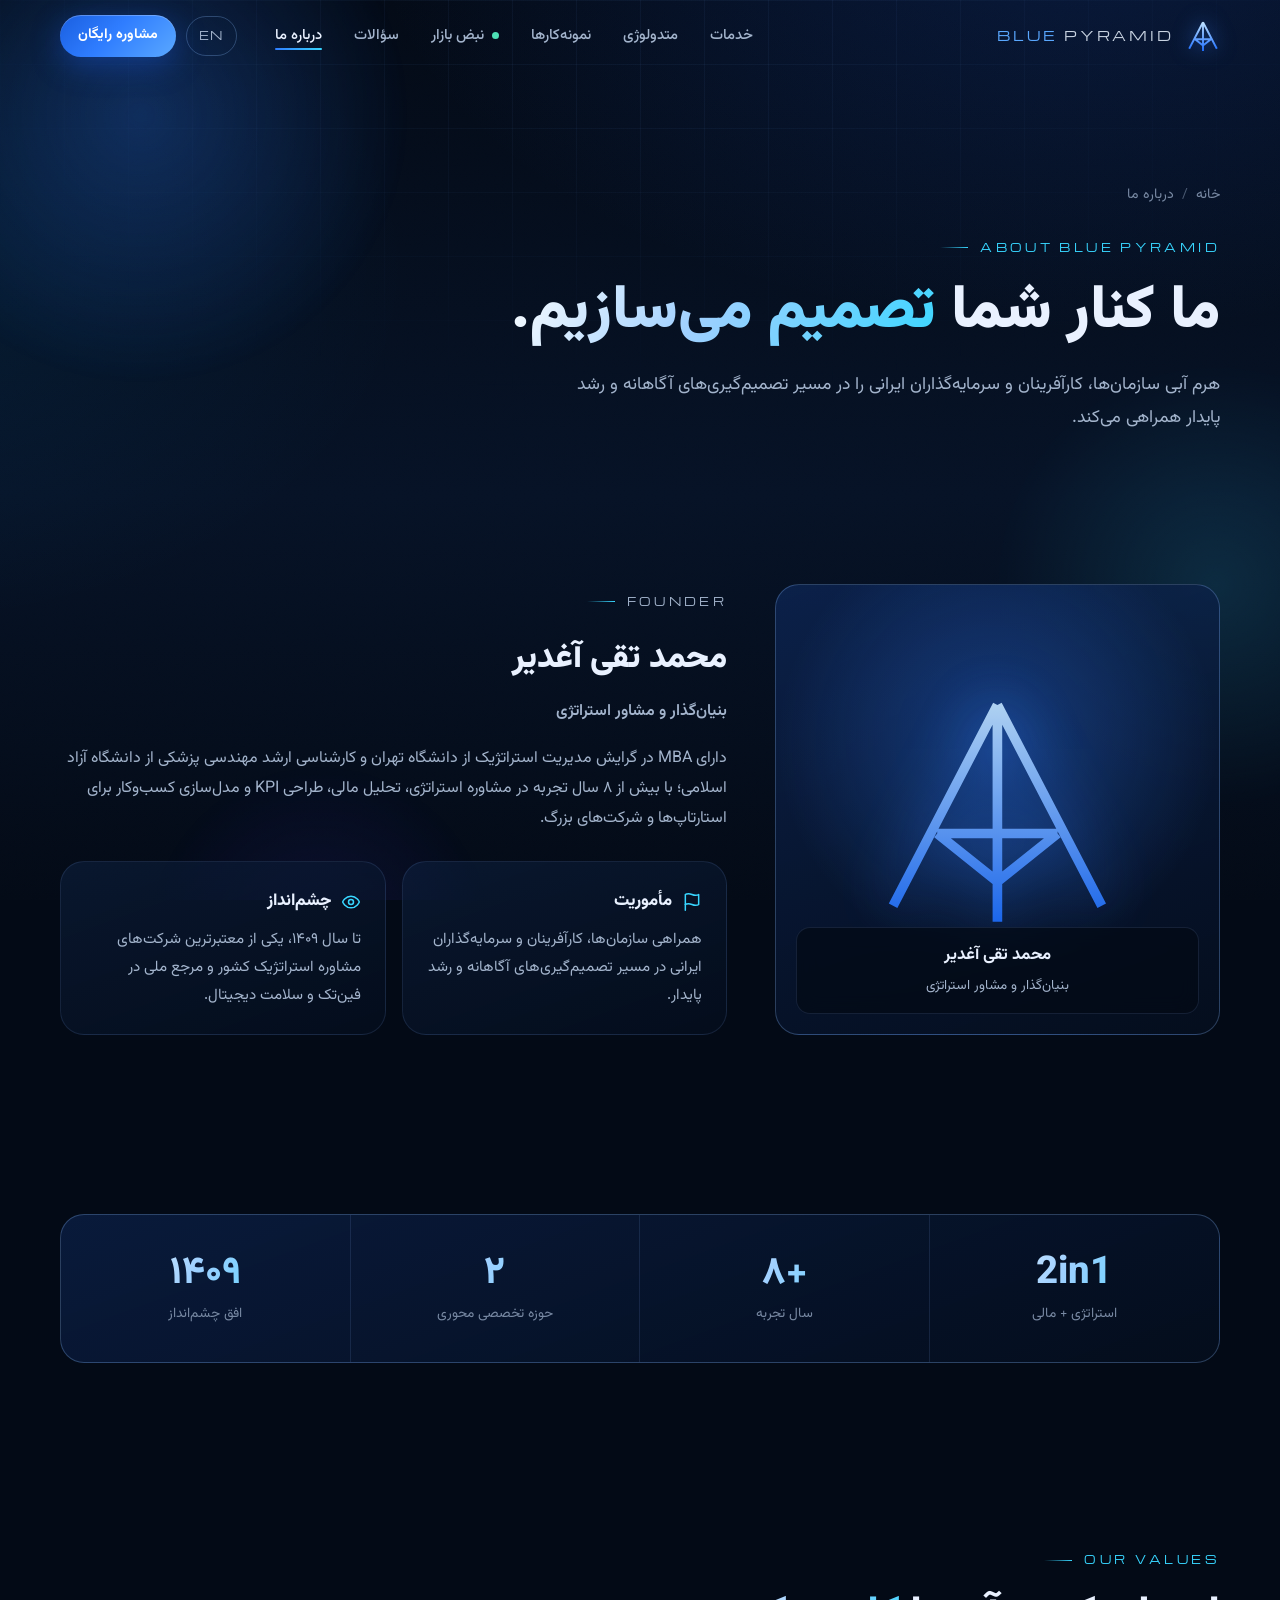
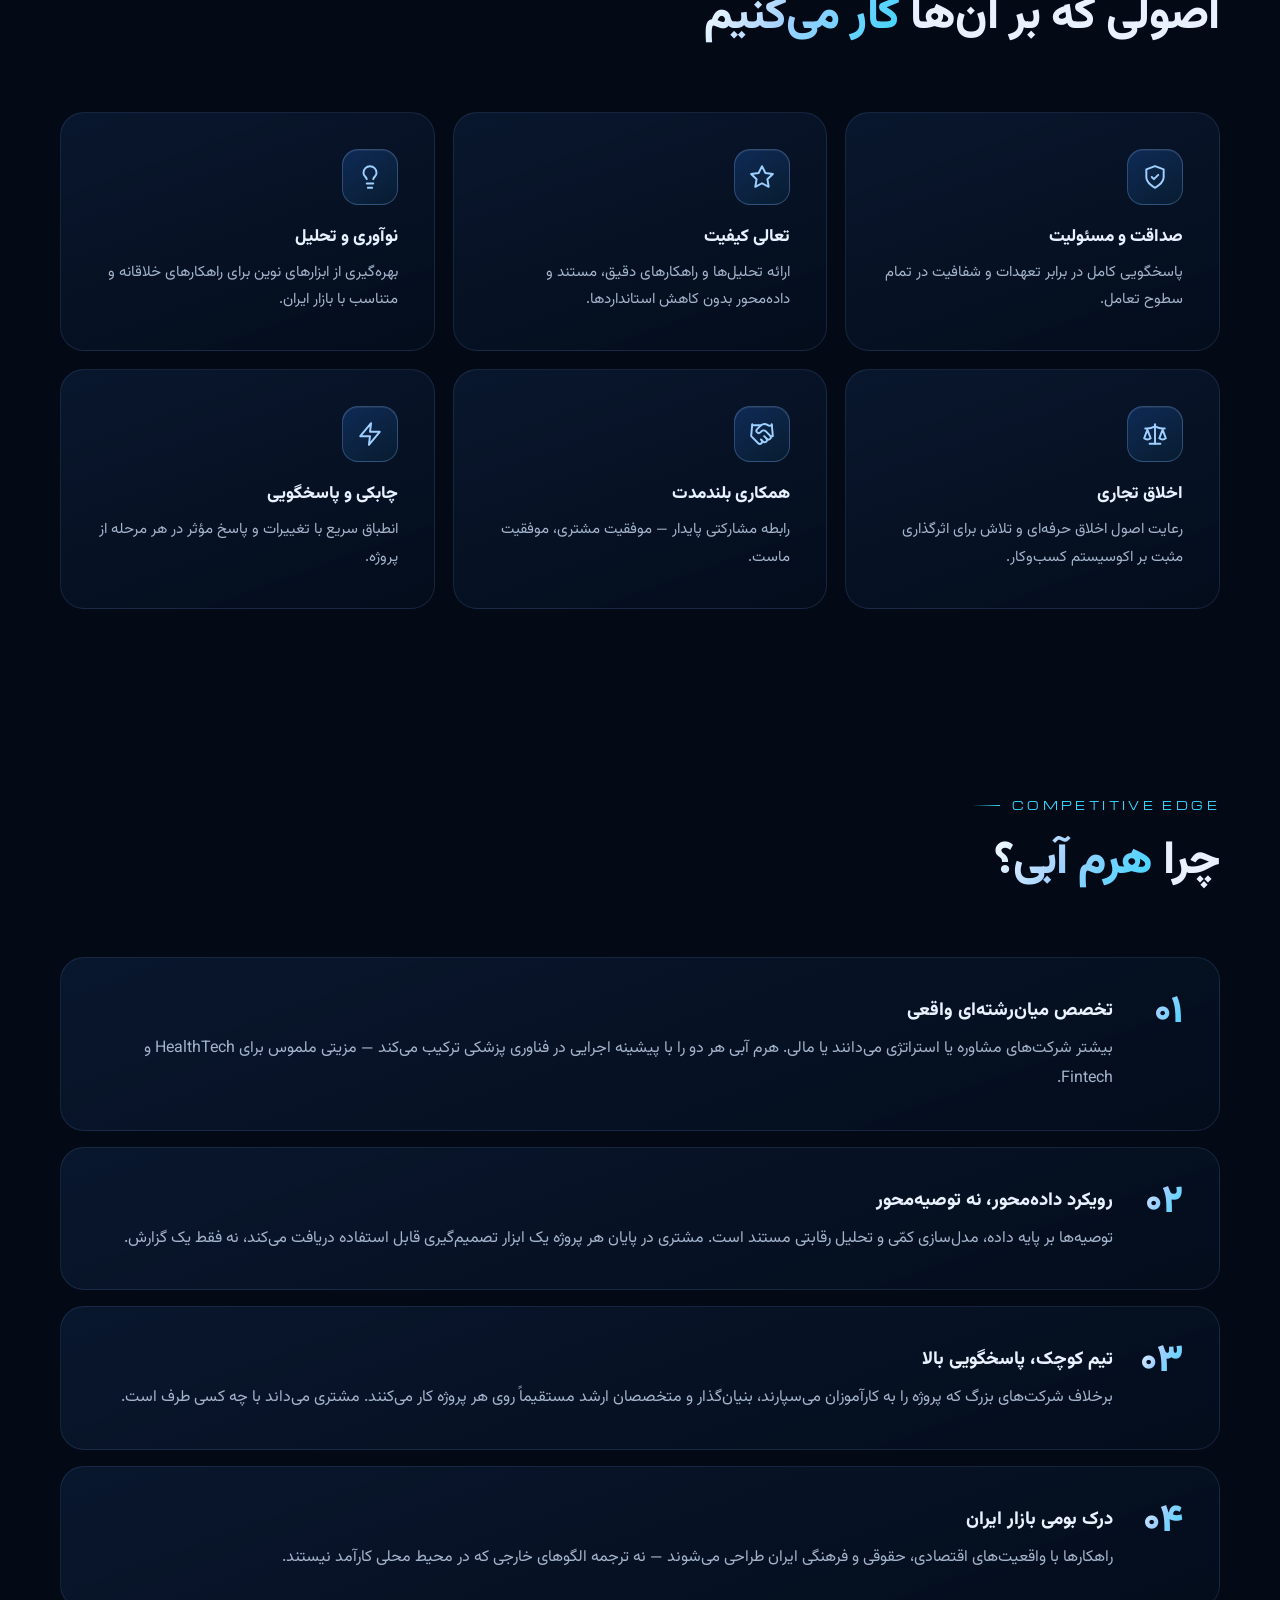
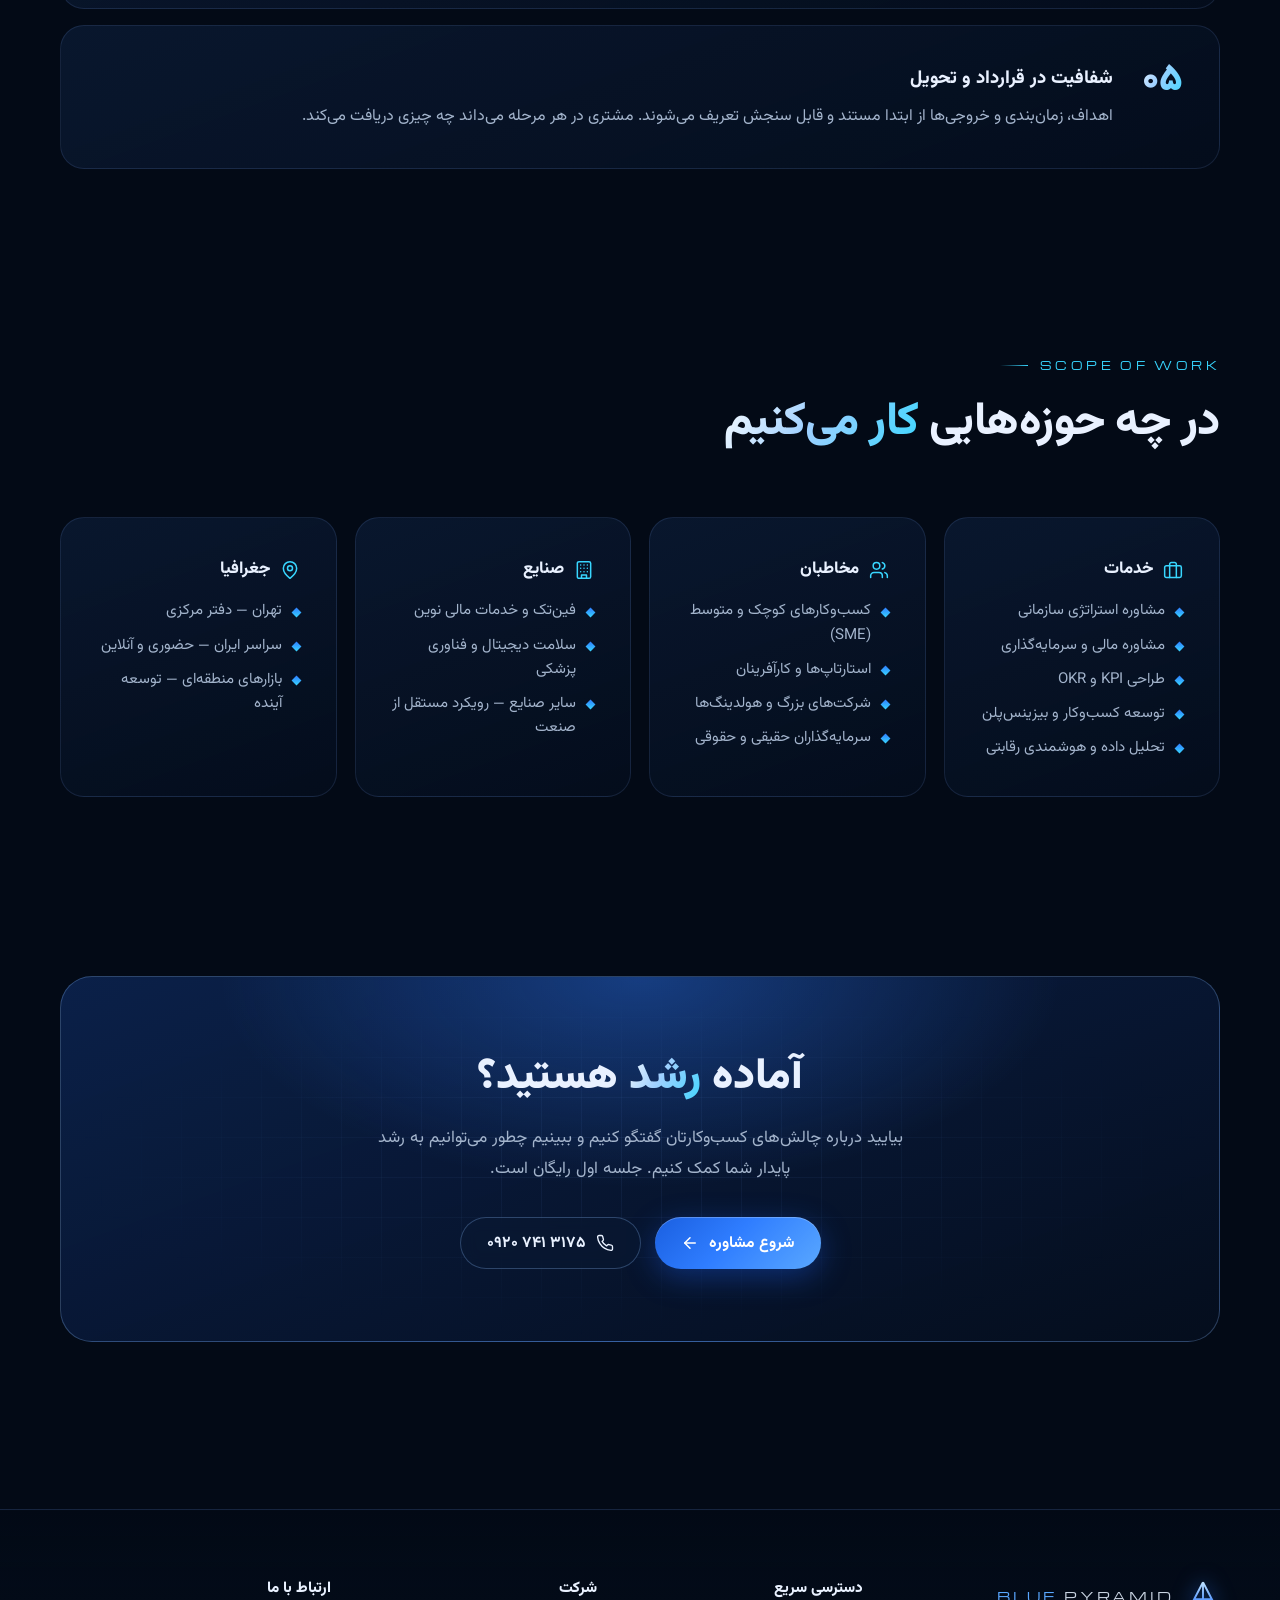
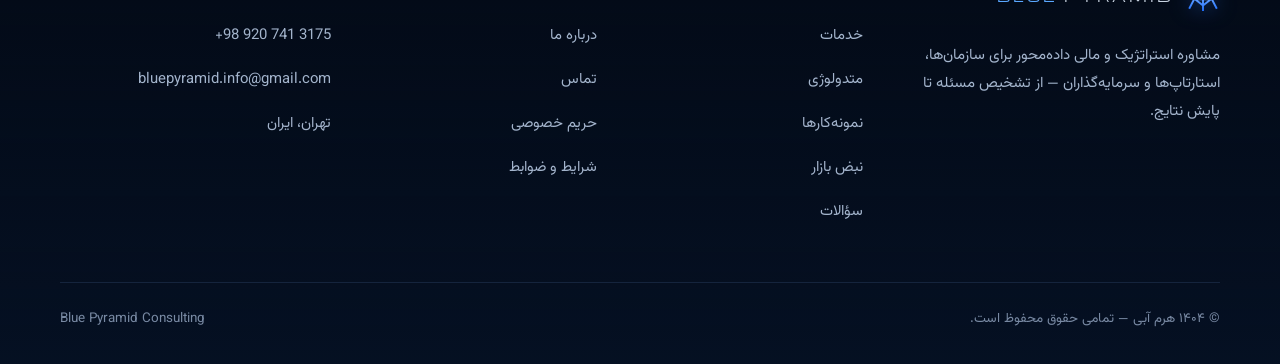
<file: about.html>
<!DOCTYPE html>
<html lang="fa" dir="rtl">
<head>
  <meta charset="UTF-8">
  <meta name="viewport" content="width=device-width, initial-scale=1, viewport-fit=cover">
  <title>درباره هرم آبی | بنیان‌گذار، مأموریت و ارزش‌ها — Blue Pyramid</title>
  <meta name="description" content="آشنایی با هرم آبی (Blue Pyramid): بنیان‌گذار، مأموریت، چشم‌انداز، ارزش‌ها و مزیت رقابتی ما در مشاوره استراتژیک و مالی برای کسب‌وکارهای ایرانی.">
  <link rel="canonical" href="https://bluepyramid.pages.dev/about">
  <meta name="robots" content="index, follow, max-image-preview:large">
  <meta name="theme-color" content="#030a16">
  <meta name="format-detection" content="telephone=no">

  <meta property="og:type" content="website">
  <meta property="og:site_name" content="Blue Pyramid — هرم آبی">
  <meta property="og:locale" content="fa_IR">
  <meta property="og:locale:alternate" content="en_US">
  <meta property="og:url" content="https://bluepyramid.pages.dev/about">
  <meta property="og:title" content="درباره هرم آبی | Blue Pyramid">
  <meta property="og:description" content="بنیان‌گذار، مأموریت، ارزش‌ها و مزیت رقابتی هرم آبی در مشاوره استراتژیک و مالی.">
  <meta property="og:image" content="https://bluepyramid.pages.dev/assets/img/og-image.jpg">
  <meta property="og:image:width" content="1200">
  <meta property="og:image:height" content="630">
  <meta name="twitter:card" content="summary_large_image">
  <meta name="twitter:image" content="https://bluepyramid.pages.dev/assets/img/og-image.jpg">

  <link rel="icon" href="/favicon.ico" sizes="48x48">
  <link rel="icon" href="/favicon.svg" type="image/svg+xml">
  <link rel="apple-touch-icon" href="/apple-touch-icon.png">
  <link rel="manifest" href="/site.webmanifest">
  <link rel="preconnect" href="https://fonts.googleapis.com">
  <link rel="preconnect" href="https://fonts.gstatic.com" crossorigin>
  <link rel="preload" as="style" id="font-css" href="https://fonts.googleapis.com/css2?family=Michroma&amp;family=Vazirmatn:wght@300..900&amp;display=swap">
  <noscript><link rel="stylesheet" href="https://fonts.googleapis.com/css2?family=Michroma&amp;family=Vazirmatn:wght@300..900&amp;display=swap"></noscript>
  <link rel="stylesheet" href="/assets/css/site.css?v=2.9">
  <script src="/assets/js/head.js?v=2.8"></script>

  <script type="application/ld+json">
  {
    "@context": "https://schema.org",
    "@graph": [
      {
        "@type": "AboutPage",
        "@id": "https://bluepyramid.pages.dev/about#webpage",
        "url": "https://bluepyramid.pages.dev/about",
        "name": "درباره هرم آبی",
        "inLanguage": "fa-IR",
        "isPartOf": { "@id": "https://bluepyramid.pages.dev/#website" },
        "about": { "@id": "https://bluepyramid.pages.dev/#org" },
        "mainEntity": { "@id": "https://bluepyramid.pages.dev/about#founder" }
      },
      {
        "@type": "Person",
        "@id": "https://bluepyramid.pages.dev/about#founder",
        "name": "محمد تقی آغدیر",
        "alternateName": "Mohammad Taghi Aghadir",
        "jobTitle": "بنیان‌گذار و مشاور استراتژی",
        "worksFor": { "@id": "https://bluepyramid.pages.dev/#org" },
        "alumniOf": [
          { "@type": "CollegeOrUniversity", "name": "دانشگاه تهران" },
          { "@type": "CollegeOrUniversity", "name": "دانشگاه آزاد اسلامی" }
        ],
        "knowsAbout": ["Management Strategy", "Financial Analysis", "KPI Design", "Business Modeling", "Biomedical Engineering"]
      },
      {
        "@type": "BreadcrumbList",
        "itemListElement": [
          { "@type": "ListItem", "position": 1, "name": "خانه", "item": "https://bluepyramid.pages.dev/" },
          { "@type": "ListItem", "position": 2, "name": "درباره ما", "item": "https://bluepyramid.pages.dev/about" }
        ]
      }
    ]
  }
  </script>
</head>
<body>
<a class="skip-link" href="#main" data-i18n="skip">رفتن به محتوای اصلی</a>
<div class="progress" aria-hidden="true"></div>
<div class="ambient" aria-hidden="true">
  <div class="ambient__blob ambient__blob--1"></div>
  <div class="ambient__blob ambient__blob--2"></div>
  <div class="ambient__blob ambient__blob--3"></div>
  <div class="ambient__grid"></div>
  <div class="ambient__noise"></div>
</div>

<header class="site-nav">
  <div class="container site-nav__inner">
    <a class="brand" href="/">
      <svg class="brand__mark" viewBox="0 0 64 64" aria-hidden="true"><defs><linearGradient id="bm" x1="0" y1="0" x2="0" y2="1"><stop offset="0" stop-color="#bfe2ff"/><stop offset="1" stop-color="#1e6fff"/></linearGradient></defs><path d="M32 6 L6 56 M32 6 L58 56 M17 38 H47 M32 6 V60 M17 38 L32 50 L47 38" fill="none" stroke="url(#bm)" stroke-width="3.6" stroke-linejoin="round"/></svg>
      <span class="brand__name"><b>BLUE</b> <span>PYRAMID</span></span>
    </a>
    <ul class="nav-links" id="nav-menu">
      <li><a href="/#services" data-i18n="navServices">خدمات</a></li>
      <li><a href="/#method" data-i18n="navMethod">متدولوژی</a></li>
      <li><a href="/#cases" data-i18n="navCases">نمونه‌کارها</a></li>
      <li><a href="/market-pulse" class="nav-pulse" data-i18n="navPulse">نبض بازار</a></li>
      <li><a href="/#faq" data-i18n="navFaq">سؤالات</a></li>
      <li><a href="/about" aria-current="page" data-i18n="navAbout">درباره ما</a></li>
    </ul>
    <div class="nav-actions">
      <button class="lang-toggle" id="lang-toggle" type="button" aria-label="EN — English version">EN</button>
      <a class="btn btn--primary btn--sm nav-cta" href="/#contact" data-i18n="navCta">مشاوره رایگان</a>
      <button class="menu-btn" id="menu-btn" type="button" aria-controls="nav-menu" aria-expanded="false" aria-label="باز کردن منو"><span class="menu-btn__bars"><i></i><i></i><i></i></span></button>
    </div>
  </div>
</header>

<main id="main">
  <section class="page-hero" aria-labelledby="page-title">
    <div class="container">
      <nav aria-label="مسیر صفحه" data-i18n-attr="aria-label:crumbLabel">
        <ol class="breadcrumb">
          <li><a href="/" data-i18n="navHome">خانه</a></li>
          <li aria-current="page" data-i18n="navAbout">درباره ما</li>
        </ol>
      </nav>
      <p class="eyebrow" data-enter>About Blue Pyramid</p>
      <h1 id="page-title" data-enter="headline" data-i18n="aboutTitle">ما کنار شما <span class="text-gradient">تصمیم می‌سازیم.</span></h1>
      <p data-enter data-d="3" data-i18n="aboutLead">هرم آبی سازمان‌ها، کارآفرینان و سرمایه‌گذاران ایرانی را در مسیر تصمیم‌گیری‌های آگاهانه و رشد پایدار همراهی می‌کند.</p>
    </div>
  </section>

  <!-- Founder -->
  <section class="section section--tight" aria-labelledby="founder-name">
    <div class="container founder">
      <div class="founder__portrait" data-reveal="scale">
        <svg viewBox="0 0 64 64" aria-hidden="true"><path d="M32 6 L6 56 M32 6 L58 56 M17 38 H47 M32 6 V60 M17 38 L32 50 L47 38" fill="none" stroke="url(#bm)" stroke-width="2.4" stroke-linejoin="round"/></svg>
        <div class="founder__initials"><strong data-i18n="founderName">محمد تقی آغدیر</strong><span data-i18n="founderRole">بنیان‌گذار و مشاور استراتژی</span></div>
      </div>
      <div class="founder__body" data-reveal data-d="2">
        <p class="eyebrow">Founder</p>
        <h2 id="founder-name" data-i18n="founderName">محمد تقی آغدیر</h2>
        <p class="founder__role" data-i18n="founderRole">بنیان‌گذار و مشاور استراتژی</p>
        <p data-i18n="founderBio">دارای MBA در گرایش مدیریت استراتژیک از دانشگاه تهران و کارشناسی ارشد مهندسی پزشکی از دانشگاه آزاد اسلامی؛ با بیش از ۸ سال تجربه در مشاوره استراتژی، تحلیل مالی، طراحی KPI و مدل‌سازی کسب‌وکار برای استارتاپ‌ها و شرکت‌های بزرگ.</p>
        <div class="mv">
          <div class="card">
            <h3><svg aria-hidden="true"><use href="/assets/img/icons.svg#i-flag"/></svg><span data-i18n="missionTitle">مأموریت</span></h3>
            <p data-i18n="missionText">همراهی سازمان‌ها، کارآفرینان و سرمایه‌گذاران ایرانی در مسیر تصمیم‌گیری‌های آگاهانه و رشد پایدار.</p>
          </div>
          <div class="card">
            <h3><svg aria-hidden="true"><use href="/assets/img/icons.svg#i-eye"/></svg><span data-i18n="visionTitle">چشم‌انداز</span></h3>
            <p data-i18n="visionText">تا سال ۱۴۰۹، یکی از معتبرترین شرکت‌های مشاوره استراتژیک کشور و مرجع ملی در فین‌تک و سلامت دیجیتال.</p>
          </div>
        </div>
      </div>
    </div>
  </section>

  <!-- Stats -->
  <section class="section section--tight" aria-label="هرم آبی در یک نگاه" data-i18n-attr="aria-label:statsLabel">
    <div class="container">
      <div class="stats-band" data-reveal>
        <div><span class="metric__val">2in1</span><span class="metric__lbl" data-i18n="st1">استراتژی + مالی</span></div>
        <div><span class="metric__val" data-count data-i18n="st2v">۸+</span><span class="metric__lbl" data-i18n="st2">سال تجربه</span></div>
        <div><span class="metric__val" data-count data-i18n="st3v">۲</span><span class="metric__lbl" data-i18n="st3">حوزه تخصصی محوری</span></div>
        <div><span class="metric__val" data-i18n="st4v">۱۴۰۹</span><span class="metric__lbl" data-i18n="st4">افق چشم‌انداز</span></div>
      </div>
    </div>
  </section>

  <!-- Values -->
  <section class="section section--tight" aria-labelledby="values-title">
    <div class="container">
      <div class="section-head" data-reveal>
        <p class="eyebrow">Our Values</p>
        <h2 class="section-title" id="values-title"><span data-i18n="valuesTitle">اصولی که بر آن‌ها <span class="text-gradient">کار می‌کنیم</span></span></h2>
      </div>
      <div class="values-grid">
        <article class="card value-card" data-reveal><span class="icon-tile"><svg aria-hidden="true"><use href="/assets/img/icons.svg#i-shield"/></svg></span><h3 data-i18n="v1t">صداقت و مسئولیت</h3><p data-i18n="v1">پاسخگویی کامل در برابر تعهدات و شفافیت در تمام سطوح تعامل.</p></article>
        <article class="card value-card" data-reveal data-d="1"><span class="icon-tile"><svg aria-hidden="true"><use href="/assets/img/icons.svg#i-star"/></svg></span><h3 data-i18n="v2t">تعالی کیفیت</h3><p data-i18n="v2">ارائه تحلیل‌ها و راهکارهای دقیق، مستند و داده‌محور بدون کاهش استانداردها.</p></article>
        <article class="card value-card" data-reveal data-d="2"><span class="icon-tile"><svg aria-hidden="true"><use href="/assets/img/icons.svg#i-lightbulb"/></svg></span><h3 data-i18n="v3t">نوآوری و تحلیل</h3><p data-i18n="v3">بهره‌گیری از ابزارهای نوین برای راهکارهای خلاقانه و متناسب با بازار ایران.</p></article>
        <article class="card value-card" data-reveal><span class="icon-tile"><svg aria-hidden="true"><use href="/assets/img/icons.svg#i-scale"/></svg></span><h3 data-i18n="v4t">اخلاق تجاری</h3><p data-i18n="v4">رعایت اصول اخلاق حرفه‌ای و تلاش برای اثرگذاری مثبت بر اکوسیستم کسب‌وکار.</p></article>
        <article class="card value-card" data-reveal data-d="1"><span class="icon-tile"><svg aria-hidden="true"><use href="/assets/img/icons.svg#i-handshake"/></svg></span><h3 data-i18n="v5t">همکاری بلندمدت</h3><p data-i18n="v5">رابطه مشارکتی پایدار — موفقیت مشتری، موفقیت ماست.</p></article>
        <article class="card value-card" data-reveal data-d="2"><span class="icon-tile"><svg aria-hidden="true"><use href="/assets/img/icons.svg#i-zap"/></svg></span><h3 data-i18n="v6t">چابکی و پاسخگویی</h3><p data-i18n="v6">انطباق سریع با تغییرات و پاسخ مؤثر در هر مرحله از پروژه.</p></article>
      </div>
    </div>
  </section>

  <!-- Competitive edge -->
  <section class="section section--tight" aria-labelledby="edge-title">
    <div class="container">
      <div class="section-head" data-reveal>
        <p class="eyebrow">Competitive Edge</p>
        <h2 class="section-title" id="edge-title"><span data-i18n="edgeTitle">چرا <span class="text-gradient">هرم آبی؟</span></span></h2>
      </div>
      <div class="edge-list">
        <article class="card edge" data-reveal><span class="edge__num" data-i18n="e1n">۰۱</span><div><h3 data-i18n="e1t">تخصص میان‌رشته‌ای واقعی</h3><p data-i18n="e1">بیشتر شرکت‌های مشاوره یا استراتژی می‌دانند یا مالی. هرم آبی هر دو را با پیشینه اجرایی در فناوری پزشکی ترکیب می‌کند — مزیتی ملموس برای HealthTech و Fintech.</p></div></article>
        <article class="card edge" data-reveal><span class="edge__num" data-i18n="e2n">۰۲</span><div><h3 data-i18n="e2t">رویکرد داده‌محور، نه توصیه‌محور</h3><p data-i18n="e2">توصیه‌ها بر پایه داده، مدل‌سازی کمّی و تحلیل رقابتی مستند است. مشتری در پایان هر پروژه یک ابزار تصمیم‌گیری قابل استفاده دریافت می‌کند، نه فقط یک گزارش.</p></div></article>
        <article class="card edge" data-reveal><span class="edge__num" data-i18n="e3n">۰۳</span><div><h3 data-i18n="e3t">تیم کوچک، پاسخگویی بالا</h3><p data-i18n="e3">برخلاف شرکت‌های بزرگ که پروژه را به کارآموزان می‌سپارند، بنیان‌گذار و متخصصان ارشد مستقیماً روی هر پروژه کار می‌کنند. مشتری می‌داند با چه کسی طرف است.</p></div></article>
        <article class="card edge" data-reveal><span class="edge__num" data-i18n="e4n">۰۴</span><div><h3 data-i18n="e4t">درک بومی بازار ایران</h3><p data-i18n="e4">راهکارها با واقعیت‌های اقتصادی، حقوقی و فرهنگی ایران طراحی می‌شوند — نه ترجمه الگوهای خارجی که در محیط محلی کارآمد نیستند.</p></div></article>
        <article class="card edge" data-reveal><span class="edge__num" data-i18n="e5n">۰۵</span><div><h3 data-i18n="e5t">شفافیت در قرارداد و تحویل</h3><p data-i18n="e5">اهداف، زمان‌بندی و خروجی‌ها از ابتدا مستند و قابل سنجش تعریف می‌شوند. مشتری در هر مرحله می‌داند چه چیزی دریافت می‌کند.</p></div></article>
      </div>
    </div>
  </section>

  <!-- Scope -->
  <section class="section section--tight" aria-labelledby="scope-title">
    <div class="container">
      <div class="section-head" data-reveal>
        <p class="eyebrow">Scope of Work</p>
        <h2 class="section-title" id="scope-title"><span data-i18n="scopeTitle">در چه حوزه‌هایی <span class="text-gradient">کار می‌کنیم</span></span></h2>
      </div>
      <div class="scope-grid">
        <article class="card scope-card" data-reveal><h3><svg aria-hidden="true"><use href="/assets/img/icons.svg#i-briefcase"/></svg><span data-i18n="sc1t">خدمات</span></h3><ul><li data-i18n="sc1a">مشاوره استراتژی سازمانی</li><li data-i18n="sc1b">مشاوره مالی و سرمایه‌گذاری</li><li data-i18n="sc1c">طراحی KPI و OKR</li><li data-i18n="sc1d">توسعه کسب‌وکار و بیزینس‌پلن</li><li data-i18n="sc1e">تحلیل داده و هوشمندی رقابتی</li></ul></article>
        <article class="card scope-card" data-reveal data-d="1"><h3><svg aria-hidden="true"><use href="/assets/img/icons.svg#i-users"/></svg><span data-i18n="sc2t">مخاطبان</span></h3><ul><li data-i18n="sc2a">کسب‌وکارهای کوچک و متوسط (SME)</li><li data-i18n="sc2b">استارتاپ‌ها و کارآفرینان</li><li data-i18n="sc2c">شرکت‌های بزرگ و هولدینگ‌ها</li><li data-i18n="sc2d">سرمایه‌گذاران حقیقی و حقوقی</li></ul></article>
        <article class="card scope-card" data-reveal data-d="2"><h3><svg aria-hidden="true"><use href="/assets/img/icons.svg#i-building"/></svg><span data-i18n="sc3t">صنایع</span></h3><ul><li data-i18n="sc3a">فین‌تک و خدمات مالی نوین</li><li data-i18n="sc3b">سلامت دیجیتال و فناوری پزشکی</li><li data-i18n="sc3c">سایر صنایع — رویکرد مستقل از صنعت</li></ul></article>
        <article class="card scope-card" data-reveal data-d="3"><h3><svg aria-hidden="true"><use href="/assets/img/icons.svg#i-pin"/></svg><span data-i18n="sc4t">جغرافیا</span></h3><ul><li data-i18n="sc4a">تهران — دفتر مرکزی</li><li data-i18n="sc4b">سراسر ایران — حضوری و آنلاین</li><li data-i18n="sc4c">بازارهای منطقه‌ای — توسعه آینده</li></ul></article>
      </div>
    </div>
  </section>

  <section class="section section--tight" aria-labelledby="cta-title">
    <div class="container">
      <div class="cta-band" data-reveal="scale">
        <h2 id="cta-title"><span data-i18n="ctaTitle">آماده <span class="text-gradient">رشد</span> هستید؟</span></h2>
        <p data-i18n="ctaText">بیایید درباره چالش‌های کسب‌وکارتان گفتگو کنیم و ببینیم چطور می‌توانیم به رشد پایدار شما کمک کنیم. جلسه اول رایگان است.</p>
        <div class="cta-band__actions">
          <a class="btn btn--primary" href="/#contact" data-magnetic><span data-i18n="ctaBtn">شروع مشاوره</span><svg class="icon-arrow" aria-hidden="true"><use href="/assets/img/icons.svg#i-arrow"/></svg></a>
          <a class="btn btn--ghost" href="tel:+989207413175" data-magnetic><svg aria-hidden="true"><use href="/assets/img/icons.svg#i-phone"/></svg><span class="ltr" data-i18n="phoneDisplay">۰۹۲۰&nbsp;۷۴۱&nbsp;۳۱۷۵</span></a>
        </div>
      </div>
    </div>
  </section>
</main>

<footer class="site-footer">
  <div class="container">
    <div class="footer-grid">
      <div class="footer-about">
        <a class="brand" href="/">
          <svg class="brand__mark" viewBox="0 0 64 64" aria-hidden="true"><path d="M32 6 L6 56 M32 6 L58 56 M17 38 H47 M32 6 V60 M17 38 L32 50 L47 38" fill="none" stroke="url(#bm)" stroke-width="3.6" stroke-linejoin="round"/></svg>
          <span class="brand__name"><b>BLUE</b> <span>PYRAMID</span></span>
        </a>
        <p data-i18n="footerAbout">مشاوره استراتژیک و مالی داده‌محور برای سازمان‌ها، استارتاپ‌ها و سرمایه‌گذاران — از تشخیص مسئله تا پایش نتایج.</p>
      </div>
      <div class="footer-col">
        <h2 class="footer-title" data-i18n="footerExplore">دسترسی سریع</h2>
        <ul>
          <li><a href="/#services" data-i18n="navServices">خدمات</a></li>
          <li><a href="/#method" data-i18n="navMethod">متدولوژی</a></li>
          <li><a href="/#cases" data-i18n="navCases">نمونه‌کارها</a></li>
          <li><a href="/market-pulse" data-i18n="navPulse">نبض بازار</a></li>
          <li><a href="/#faq" data-i18n="navFaq">سؤالات</a></li>
        </ul>
      </div>
      <div class="footer-col">
        <h2 class="footer-title" data-i18n="footerCompany">شرکت</h2>
        <ul>
          <li><a href="/about" data-i18n="navAbout">درباره ما</a></li>
          <li><a href="/#contact" data-i18n="navContact">تماس</a></li>
          <li><a href="/privacy" data-i18n="footerPrivacy">حریم خصوصی</a></li>
          <li><a href="/terms" data-i18n="footerTerms">شرایط و ضوابط</a></li>
        </ul>
      </div>
      <div class="footer-col">
        <h2 class="footer-title" data-i18n="footerContact">ارتباط با ما</h2>
        <ul>
          <li><a href="tel:+989207413175" class="ltr">+98&nbsp;920&nbsp;741&nbsp;3175</a></li>
          <li><a href="mailto:bluepyramid.info@gmail.com">bluepyramid.info@gmail.com</a></li>
          <li><span data-i18n="footerCity">تهران، ایران</span></li>
        </ul>
      </div>
    </div>
    <div class="footer-bottom">
      <span data-i18n="footerCopy">© ۱۴۰۴ هرم آبی — تمامی حقوق محفوظ است.</span>
      <span class="ltr">Blue Pyramid Consulting</span>
    </div>
  </div>
</footer>

<aside class="mobile-cta" aria-label="تماس سریع" data-i18n-attr="aria-label:quickContact">
  <a class="btn btn--ghost" href="tel:+989207413175" aria-label="تماس تلفنی" data-i18n-attr="aria-label:callNow"><svg aria-hidden="true"><use href="/assets/img/icons.svg#i-phone"/></svg></a>
  <a class="btn btn--primary" href="/#contact" data-i18n="navCta">مشاوره رایگان</a>
</aside>
<button class="to-top" type="button" aria-label="بازگشت به بالا" data-i18n-attr="aria-label:toTop"><svg aria-hidden="true"><use href="/assets/img/icons.svg#i-arrow-up"/></svg></button>

<script type="application/json" id="i18n">
{
  "en": {
    "pageTitle": "About Blue Pyramid | Founder, Mission & Values",
    "crumbLabel": "Breadcrumb",
    "statsLabel": "Blue Pyramid at a glance",
    "aboutTitle": "We build decisions <span class=\"text-gradient\">alongside you.</span>",
    "aboutLead": "Blue Pyramid guides Iranian organizations, entrepreneurs and investors toward informed decisions and sustainable growth.",
    "founderName": "Mohammad Taghi Aghadir",
    "founderRole": "Founder &amp; Strategy Consultant",
    "founderBio": "MBA in Strategic Management from the University of Tehran and MSc in Biomedical Engineering from Islamic Azad University, with 8+ years of experience in strategy consulting, financial analysis, KPI design and business modeling for startups and large companies.",
    "missionTitle": "Mission",
    "missionText": "To guide Iranian organizations, entrepreneurs and investors toward informed decisions and sustainable growth.",
    "visionTitle": "Vision",
    "visionText": "By 2030, to be one of the country's most trusted strategy consultancies and a national reference in fintech and digital health.",
    "st1": "Strategy + Finance", "st2v": "8+", "st2": "Years of experience", "st3v": "2", "st3": "Core specialties", "st4v": "2030", "st4": "Vision horizon",
    "valuesTitle": "The principles we <span class=\"text-gradient\">work by</span>",
    "v1t": "Integrity &amp; Accountability", "v1": "Full ownership of our commitments and transparency at every level of engagement.",
    "v2t": "Quality Excellence", "v2": "Precise, documented, data-driven analysis and solutions — without lowering the bar.",
    "v3t": "Innovation &amp; Analytics", "v3": "Modern tools for creative solutions that fit the Iranian market.",
    "v4t": "Business Ethics", "v4": "Professional ethics and a commitment to a positive impact on the business ecosystem.",
    "v5t": "Long-term Partnership", "v5": "A lasting, collaborative relationship — your success is our success.",
    "v6t": "Agility &amp; Responsiveness", "v6": "Fast adaptation to change and effective responses at every stage of a project.",
    "edgeTitle": "Why <span class=\"text-gradient\">Blue Pyramid?</span>",
    "e1n": "01", "e1t": "Genuine cross-disciplinary expertise", "e1": "Most consultancies know strategy or finance. Blue Pyramid combines both with executive experience in medical technology — a tangible edge for HealthTech and Fintech.",
    "e2n": "02", "e2t": "Data-driven, not opinion-driven", "e2": "Recommendations rest on data, quantitative modeling and documented competitive analysis. Every project ends with a usable decision tool, not just a report.",
    "e3n": "03", "e3t": "Small team, high accountability", "e3": "Unlike large firms that hand projects to juniors, the founder and senior specialists work directly on every engagement. You always know who you are working with.",
    "e4n": "04", "e4t": "Native understanding of Iran's market", "e4": "Solutions are designed around Iran's economic, legal and cultural realities — not translations of foreign templates that fail locally.",
    "e5n": "05", "e5t": "Transparent contracts and delivery", "e5": "Objectives, timelines and deliverables are documented and measurable from the start. You know what you receive at every stage.",
    "scopeTitle": "Where we <span class=\"text-gradient\">work</span>",
    "sc1t": "Services", "sc1a": "Corporate strategy consulting", "sc1b": "Financial &amp; investment advisory", "sc1c": "KPI &amp; OKR design", "sc1d": "Business development &amp; business plans", "sc1e": "Data analytics &amp; competitive intelligence",
    "sc2t": "Clients", "sc2a": "Small &amp; medium enterprises (SMEs)", "sc2b": "Startups &amp; entrepreneurs", "sc2c": "Large companies &amp; holdings", "sc2d": "Individual &amp; institutional investors",
    "sc3t": "Industries", "sc3a": "Fintech &amp; modern financial services", "sc3b": "Digital health &amp; medical technology", "sc3c": "Other industries — industry-agnostic",
    "sc4t": "Geography", "sc4a": "Tehran — headquarters", "sc4b": "All of Iran — in person &amp; online", "sc4c": "Regional markets — future expansion",
    "ctaTitle": "Ready to <span class=\"text-gradient\">grow?</span>",
    "ctaText": "Let's talk about your business challenges and how we can help you grow sustainably. The first session is free.",
    "ctaBtn": "Start a consultation",
    "phoneDisplay": "+98&nbsp;920&nbsp;741&nbsp;3175"
  }
}
</script>
<script src="/assets/js/site.js?v=2.9" defer></script>
</body>
</html>
</file>
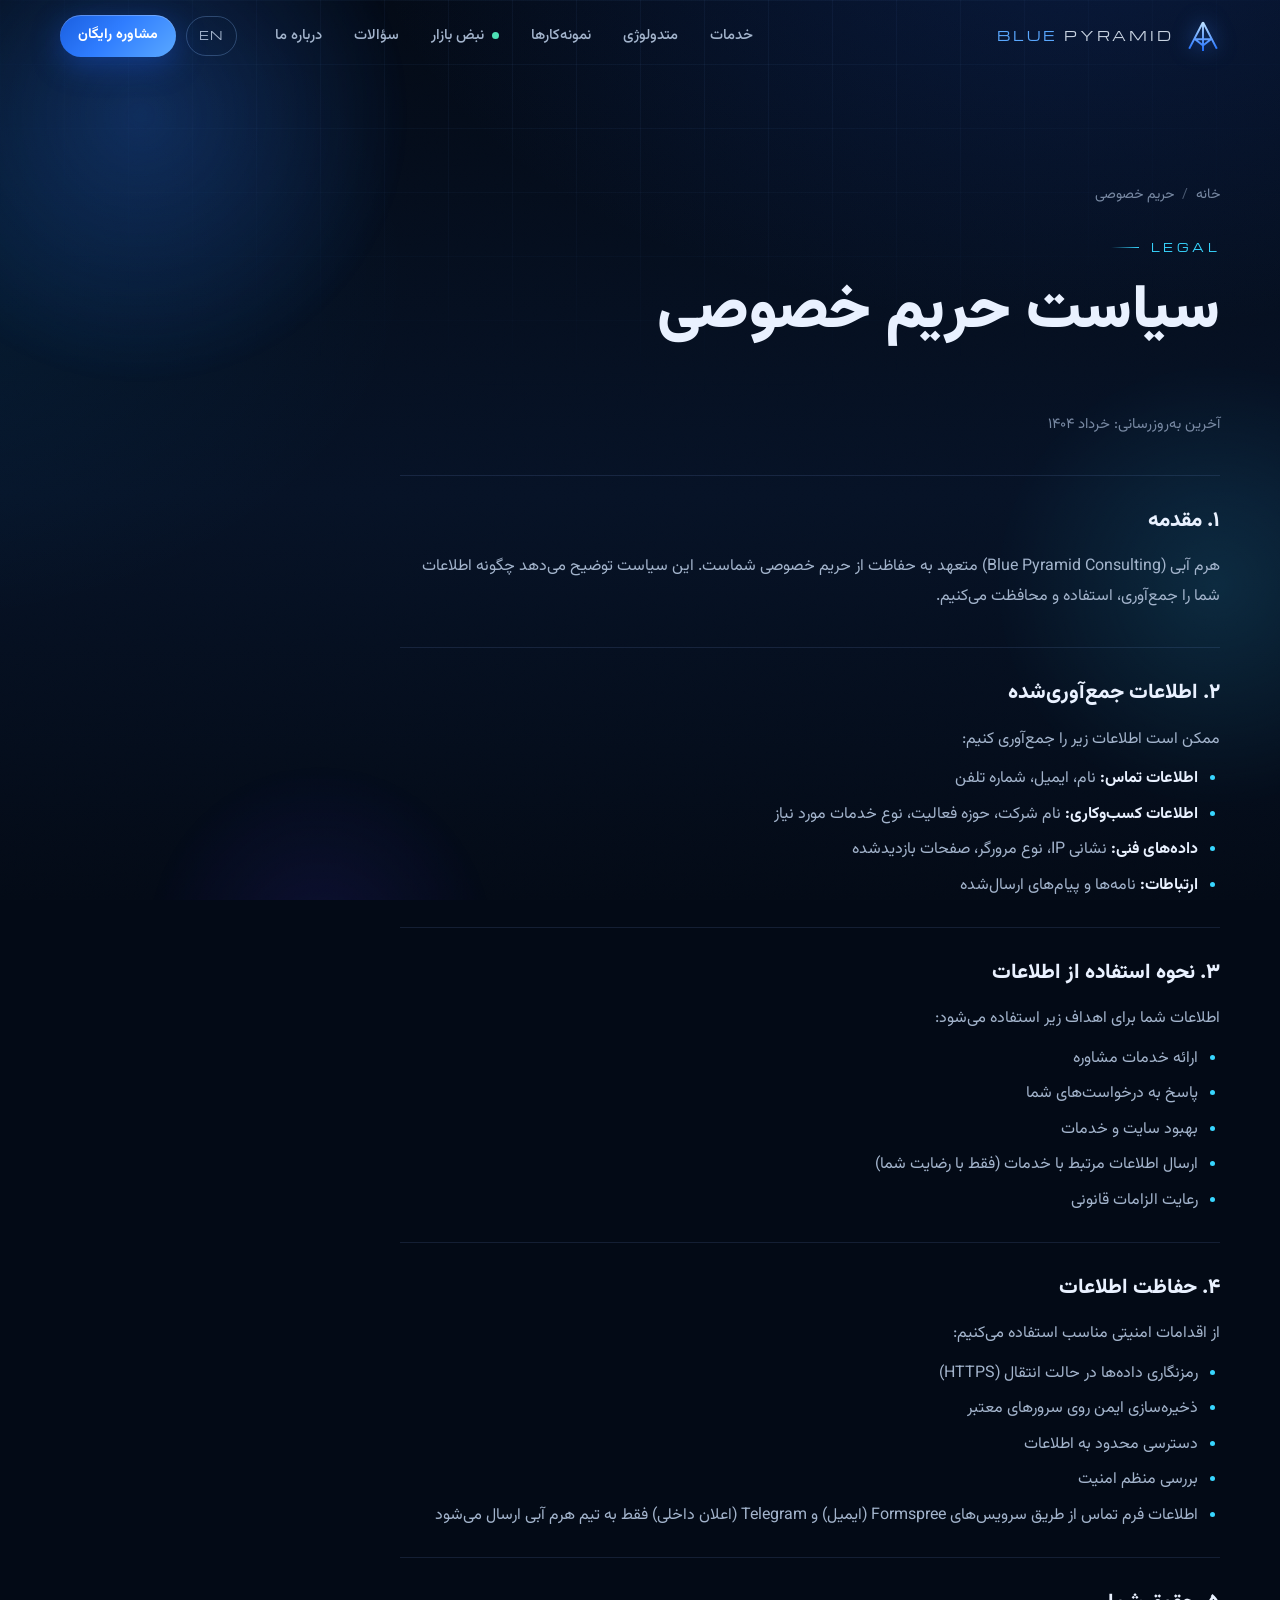
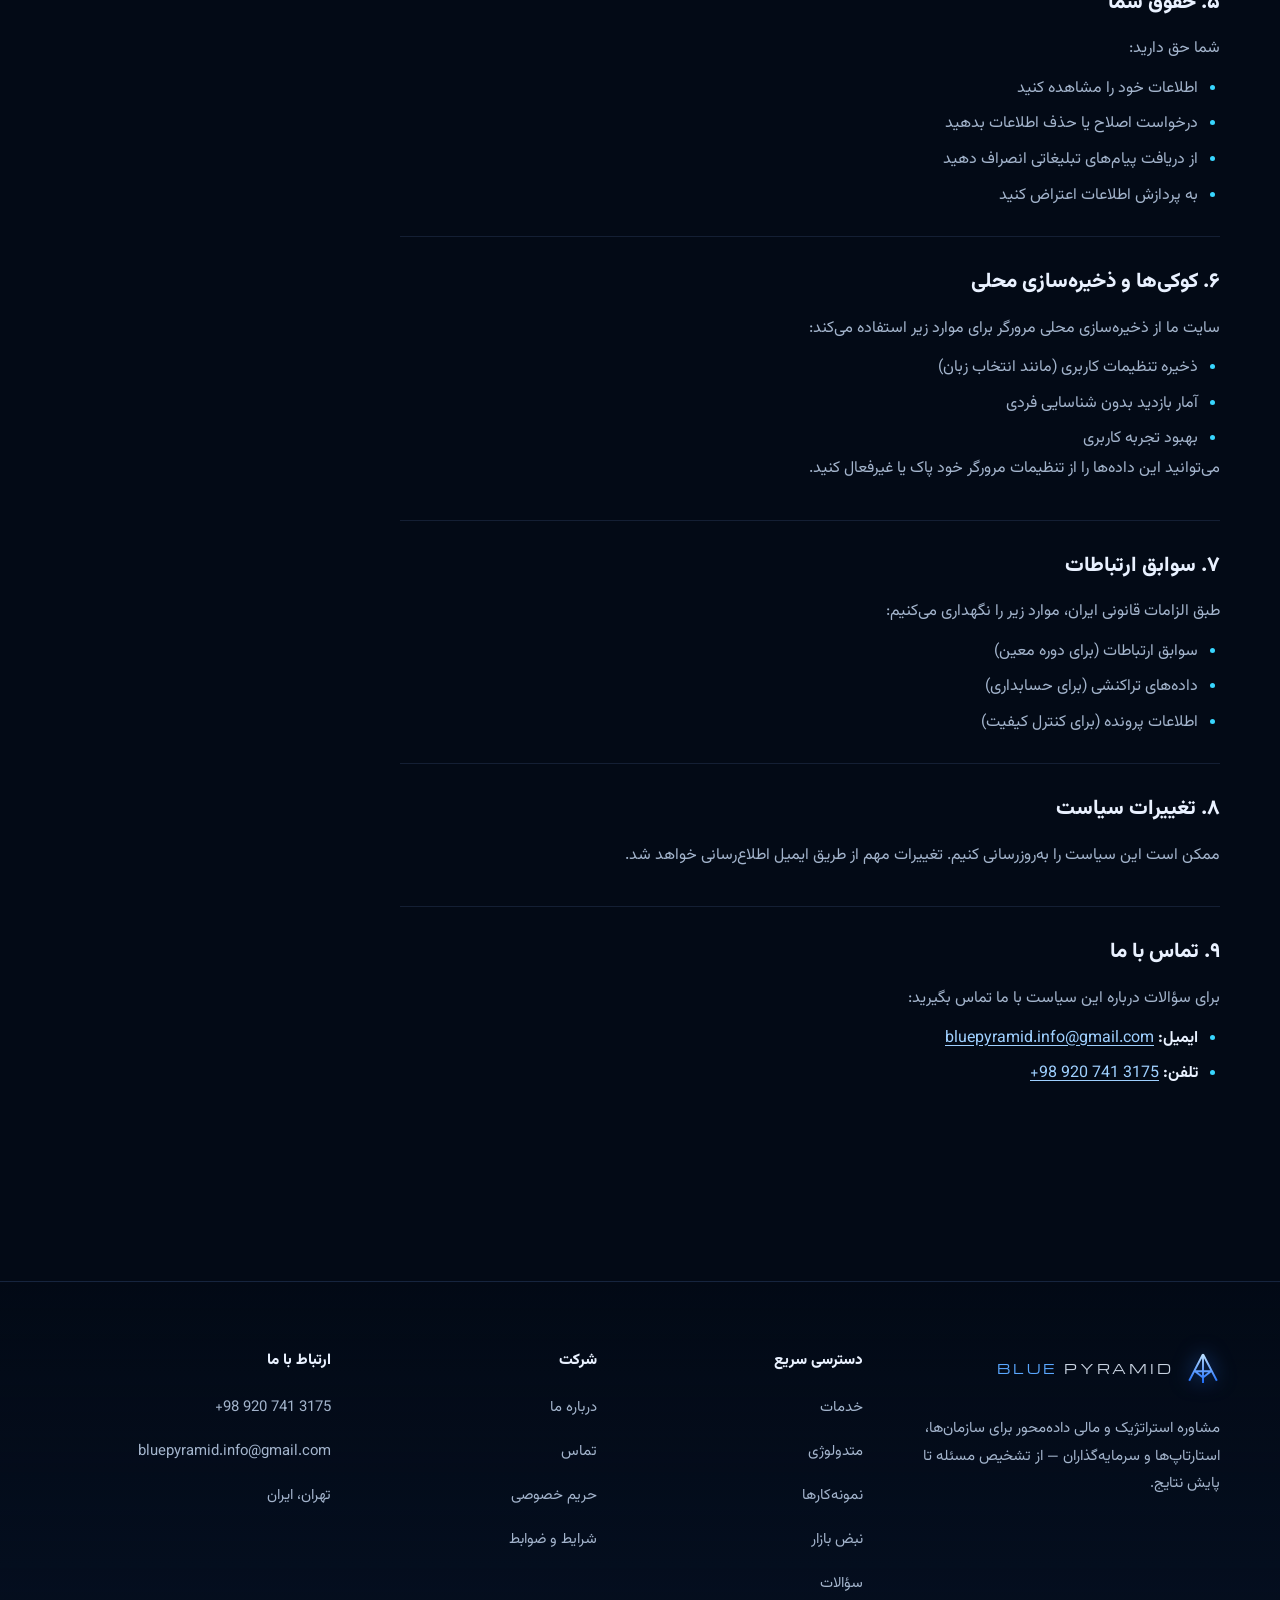
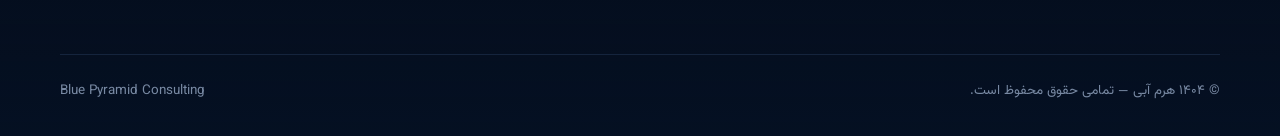
<file: privacy.html>
<!DOCTYPE html>
<html lang="fa" dir="rtl">
<head>
  <meta charset="UTF-8">
  <meta name="viewport" content="width=device-width, initial-scale=1, viewport-fit=cover">
  <title>سیاست حریم خصوصی | هرم آبی — Blue Pyramid</title>
  <meta name="description" content="سیاست حریم خصوصی هرم آبی: چه اطلاعاتی جمع‌آوری می‌کنیم، چگونه از آن استفاده و محافظت می‌کنیم و حقوق شما چیست.">
  <link rel="canonical" href="https://bluepyramid.pages.dev/privacy">
  <meta name="robots" content="index, follow">
  <meta name="theme-color" content="#030a16">
  <meta name="format-detection" content="telephone=no">
  <meta property="og:type" content="website">
  <meta property="og:site_name" content="Blue Pyramid — هرم آبی">
  <meta property="og:locale" content="fa_IR">
  <meta property="og:url" content="https://bluepyramid.pages.dev/privacy">
  <meta property="og:title" content="سیاست حریم خصوصی | هرم آبی — Blue Pyramid">
  <meta property="og:description" content="سیاست حریم خصوصی هرم آبی: چه اطلاعاتی جمع‌آوری می‌کنیم، چگونه از آن استفاده و محافظت می‌کنیم و حقوق شما چیست.">
  <meta property="og:image" content="https://bluepyramid.pages.dev/assets/img/og-image.jpg">
  <meta name="twitter:card" content="summary_large_image">

  <link rel="icon" href="/favicon.ico" sizes="48x48">
  <link rel="icon" href="/favicon.svg" type="image/svg+xml">
  <link rel="apple-touch-icon" href="/apple-touch-icon.png">
  <link rel="manifest" href="/site.webmanifest">
  <link rel="preconnect" href="https://fonts.googleapis.com">
  <link rel="preconnect" href="https://fonts.gstatic.com" crossorigin>
  <link rel="preload" as="style" id="font-css" href="https://fonts.googleapis.com/css2?family=Michroma&amp;family=Vazirmatn:wght@300..900&amp;display=swap">
  <noscript><link rel="stylesheet" href="https://fonts.googleapis.com/css2?family=Michroma&amp;family=Vazirmatn:wght@300..900&amp;display=swap"></noscript>
  <link rel="stylesheet" href="/assets/css/site.css?v=2.9">
  <script src="/assets/js/head.js?v=2.8"></script>

  <script type="application/ld+json">
  {
    "@context": "https://schema.org",
    "@type": "BreadcrumbList",
    "itemListElement": [
      { "@type": "ListItem", "position": 1, "name": "خانه", "item": "https://bluepyramid.pages.dev/" },
      { "@type": "ListItem", "position": 2, "name": "حریم خصوصی", "item": "https://bluepyramid.pages.dev/privacy" }
    ]
  }
  </script>
</head>
<body>
<a class="skip-link" href="#main" data-i18n="skip">رفتن به محتوای اصلی</a>
<div class="progress" aria-hidden="true"></div>
<div class="ambient" aria-hidden="true">
  <div class="ambient__blob ambient__blob--1"></div>
  <div class="ambient__blob ambient__blob--2"></div>
  <div class="ambient__blob ambient__blob--3"></div>
  <div class="ambient__grid"></div>
  <div class="ambient__noise"></div>
</div>

<header class="site-nav">
  <div class="container site-nav__inner">
    <a class="brand" href="/">
      <svg class="brand__mark" viewBox="0 0 64 64" aria-hidden="true"><defs><linearGradient id="bm" x1="0" y1="0" x2="0" y2="1"><stop offset="0" stop-color="#bfe2ff"/><stop offset="1" stop-color="#1e6fff"/></linearGradient></defs><path d="M32 6 L6 56 M32 6 L58 56 M17 38 H47 M32 6 V60 M17 38 L32 50 L47 38" fill="none" stroke="url(#bm)" stroke-width="3.6" stroke-linejoin="round"/></svg>
      <span class="brand__name"><b>BLUE</b> <span>PYRAMID</span></span>
    </a>
    <ul class="nav-links" id="nav-menu">
      <li><a href="/#services" data-i18n="navServices">خدمات</a></li>
      <li><a href="/#method" data-i18n="navMethod">متدولوژی</a></li>
      <li><a href="/#cases" data-i18n="navCases">نمونه‌کارها</a></li>
      <li><a href="/market-pulse" class="nav-pulse" data-i18n="navPulse">نبض بازار</a></li>
      <li><a href="/#faq" data-i18n="navFaq">سؤالات</a></li>
      <li><a href="/about" data-i18n="navAbout">درباره ما</a></li>
    </ul>
    <div class="nav-actions">
      <button class="lang-toggle" id="lang-toggle" type="button" aria-label="EN — English version">EN</button>
      <a class="btn btn--primary btn--sm nav-cta" href="/#contact" data-i18n="navCta">مشاوره رایگان</a>
      <button class="menu-btn" id="menu-btn" type="button" aria-controls="nav-menu" aria-expanded="false" aria-label="باز کردن منو"><span class="menu-btn__bars"><i></i><i></i><i></i></span></button>
    </div>
  </div>
</header>

<main id="main">
  <section class="page-hero" aria-labelledby="page-title">
    <div class="container">
      <nav aria-label="مسیر صفحه" data-i18n-attr="aria-label:crumbLabel">
        <ol class="breadcrumb">
          <li><a href="/" data-i18n="navHome">خانه</a></li>
          <li aria-current="page" data-i18n="pageCrumb">حریم خصوصی</li>
        </ol>
      </nav>
      <p class="eyebrow" data-enter>Legal</p>
      <h1 id="page-title" data-enter="headline" data-i18n="pageH1">سیاست حریم خصوصی</h1>
    </div>
  </section>
  <section class="section section--tight legal-body">
    <div class="container">
      <div class="prose">
        <p class="lang-note">This document is currently available in Persian only. For questions in English, email <a href="mailto:bluepyramid.info@gmail.com">bluepyramid.info@gmail.com</a>.</p>
        <p class="updated">آخرین به‌روزرسانی: خرداد ۱۴۰۴</p>
        <section>
          <h2>۱. مقدمه</h2>
          <p>هرم آبی (Blue Pyramid Consulting) متعهد به حفاظت از حریم خصوصی شماست. این سیاست توضیح می‌دهد چگونه اطلاعات شما را جمع‌آوری، استفاده و محافظت می‌کنیم.</p>
        </section>
        <section>
          <h2>۲. اطلاعات جمع‌آوری‌شده</h2>
          <p>ممکن است اطلاعات زیر را جمع‌آوری کنیم:</p>
          <ul>
            <li><strong>اطلاعات تماس:</strong> نام، ایمیل، شماره تلفن</li>
            <li><strong>اطلاعات کسب‌وکاری:</strong> نام شرکت، حوزه فعالیت، نوع خدمات مورد نیاز</li>
            <li><strong>داده‌های فنی:</strong> نشانی IP، نوع مرورگر، صفحات بازدیدشده</li>
            <li><strong>ارتباطات:</strong> نامه‌ها و پیام‌های ارسال‌شده</li>
          </ul>
        </section>
        <section>
          <h2>۳. نحوه استفاده از اطلاعات</h2>
          <p>اطلاعات شما برای اهداف زیر استفاده می‌شود:</p>
          <ul>
            <li>ارائه خدمات مشاوره</li>
            <li>پاسخ به درخواست‌های شما</li>
            <li>بهبود سایت و خدمات</li>
            <li>ارسال اطلاعات مرتبط با خدمات (فقط با رضایت شما)</li>
            <li>رعایت الزامات قانونی</li>
          </ul>
        </section>
        <section>
          <h2>۴. حفاظت اطلاعات</h2>
          <p>از اقدامات امنیتی مناسب استفاده می‌کنیم:</p>
          <ul>
            <li>رمزنگاری داده‌ها در حالت انتقال (HTTPS)</li>
            <li>ذخیره‌سازی ایمن روی سرورهای معتبر</li>
            <li>دسترسی محدود به اطلاعات</li>
            <li>بررسی منظم امنیت</li>
            <li>اطلاعات فرم تماس از طریق سرویس‌های Formspree (ایمیل) و Telegram (اعلان داخلی) فقط به تیم هرم آبی ارسال می‌شود</li>
          </ul>
        </section>
        <section>
          <h2>۵. حقوق شما</h2>
          <p>شما حق دارید:</p>
          <ul>
            <li>اطلاعات خود را مشاهده کنید</li>
            <li>درخواست اصلاح یا حذف اطلاعات بدهید</li>
            <li>از دریافت پیام‌های تبلیغاتی انصراف دهید</li>
            <li>به پردازش اطلاعات اعتراض کنید</li>
          </ul>
        </section>
        <section>
          <h2>۶. کوکی‌ها و ذخیره‌سازی محلی</h2>
          <p>سایت ما از ذخیره‌سازی محلی مرورگر برای موارد زیر استفاده می‌کند:</p>
          <ul>
            <li>ذخیره تنظیمات کاربری (مانند انتخاب زبان)</li>
            <li>آمار بازدید بدون شناسایی فردی</li>
            <li>بهبود تجربه کاربری</li>
          </ul>
          <p>می‌توانید این داده‌ها را از تنظیمات مرورگر خود پاک یا غیرفعال کنید.</p>
        </section>
        <section>
          <h2>۷. سوابق ارتباطات</h2>
          <p>طبق الزامات قانونی ایران، موارد زیر را نگهداری می‌کنیم:</p>
          <ul>
            <li>سوابق ارتباطات (برای دوره معین)</li>
            <li>داده‌های تراکنشی (برای حسابداری)</li>
            <li>اطلاعات پرونده (برای کنترل کیفیت)</li>
          </ul>
        </section>
        <section>
          <h2>۸. تغییرات سیاست</h2>
          <p>ممکن است این سیاست را به‌روزرسانی کنیم. تغییرات مهم از طریق ایمیل اطلاع‌رسانی خواهد شد.</p>
        </section>
        <section>
          <h2>۹. تماس با ما</h2>
          <p>برای سؤالات درباره این سیاست با ما تماس بگیرید:</p>
          <ul>
            <li><strong>ایمیل:</strong> <a href="mailto:bluepyramid.info@gmail.com">bluepyramid.info@gmail.com</a></li>
            <li><strong>تلفن:</strong> <a href="tel:+989207413175" class="ltr">+98&nbsp;920&nbsp;741&nbsp;3175</a></li>
          </ul>
        </section>
      </div>
    </div>
  </section>
</main>

<footer class="site-footer">
  <div class="container">
    <div class="footer-grid">
      <div class="footer-about">
        <a class="brand" href="/">
          <svg class="brand__mark" viewBox="0 0 64 64" aria-hidden="true"><path d="M32 6 L6 56 M32 6 L58 56 M17 38 H47 M32 6 V60 M17 38 L32 50 L47 38" fill="none" stroke="url(#bm)" stroke-width="3.6" stroke-linejoin="round"/></svg>
          <span class="brand__name"><b>BLUE</b> <span>PYRAMID</span></span>
        </a>
        <p data-i18n="footerAbout">مشاوره استراتژیک و مالی داده‌محور برای سازمان‌ها، استارتاپ‌ها و سرمایه‌گذاران — از تشخیص مسئله تا پایش نتایج.</p>
      </div>
      <div class="footer-col">
        <h2 class="footer-title" data-i18n="footerExplore">دسترسی سریع</h2>
        <ul>
          <li><a href="/#services" data-i18n="navServices">خدمات</a></li>
          <li><a href="/#method" data-i18n="navMethod">متدولوژی</a></li>
          <li><a href="/#cases" data-i18n="navCases">نمونه‌کارها</a></li>
          <li><a href="/market-pulse" data-i18n="navPulse">نبض بازار</a></li>
          <li><a href="/#faq" data-i18n="navFaq">سؤالات</a></li>
        </ul>
      </div>
      <div class="footer-col">
        <h2 class="footer-title" data-i18n="footerCompany">شرکت</h2>
        <ul>
          <li><a href="/about" data-i18n="navAbout">درباره ما</a></li>
          <li><a href="/#contact" data-i18n="navContact">تماس</a></li>
          <li><a href="/privacy" data-i18n="footerPrivacy">حریم خصوصی</a></li>
          <li><a href="/terms" data-i18n="footerTerms">شرایط و ضوابط</a></li>
        </ul>
      </div>
      <div class="footer-col">
        <h2 class="footer-title" data-i18n="footerContact">ارتباط با ما</h2>
        <ul>
          <li><a href="tel:+989207413175" class="ltr">+98&nbsp;920&nbsp;741&nbsp;3175</a></li>
          <li><a href="mailto:bluepyramid.info@gmail.com">bluepyramid.info@gmail.com</a></li>
          <li><span data-i18n="footerCity">تهران، ایران</span></li>
        </ul>
      </div>
    </div>
    <div class="footer-bottom">
      <span data-i18n="footerCopy">© ۱۴۰۴ هرم آبی — تمامی حقوق محفوظ است.</span>
      <span class="ltr">Blue Pyramid Consulting</span>
    </div>
  </div>
</footer>

<aside class="mobile-cta" aria-label="تماس سریع" data-i18n-attr="aria-label:quickContact">
  <a class="btn btn--ghost" href="tel:+989207413175" aria-label="تماس تلفنی" data-i18n-attr="aria-label:callNow"><svg aria-hidden="true"><use href="/assets/img/icons.svg#i-phone"/></svg></a>
  <a class="btn btn--primary" href="/#contact" data-i18n="navCta">مشاوره رایگان</a>
</aside>
<button class="to-top" type="button" aria-label="بازگشت به بالا" data-i18n-attr="aria-label:toTop"><svg aria-hidden="true"><use href="/assets/img/icons.svg#i-arrow-up"/></svg></button>

<script type="application/json" id="i18n">
{
  "en": {
    "pageTitle": "Privacy Policy | Blue Pyramid",
    "crumbLabel": "Breadcrumb",
    "pageCrumb": "Privacy Policy",
    "pageH1": "Privacy Policy",
    "phoneDisplay": "+98&nbsp;920&nbsp;741&nbsp;3175"
  }
}
</script>
<script src="/assets/js/site.js?v=2.9" defer></script>
</body>
</html>
</file>
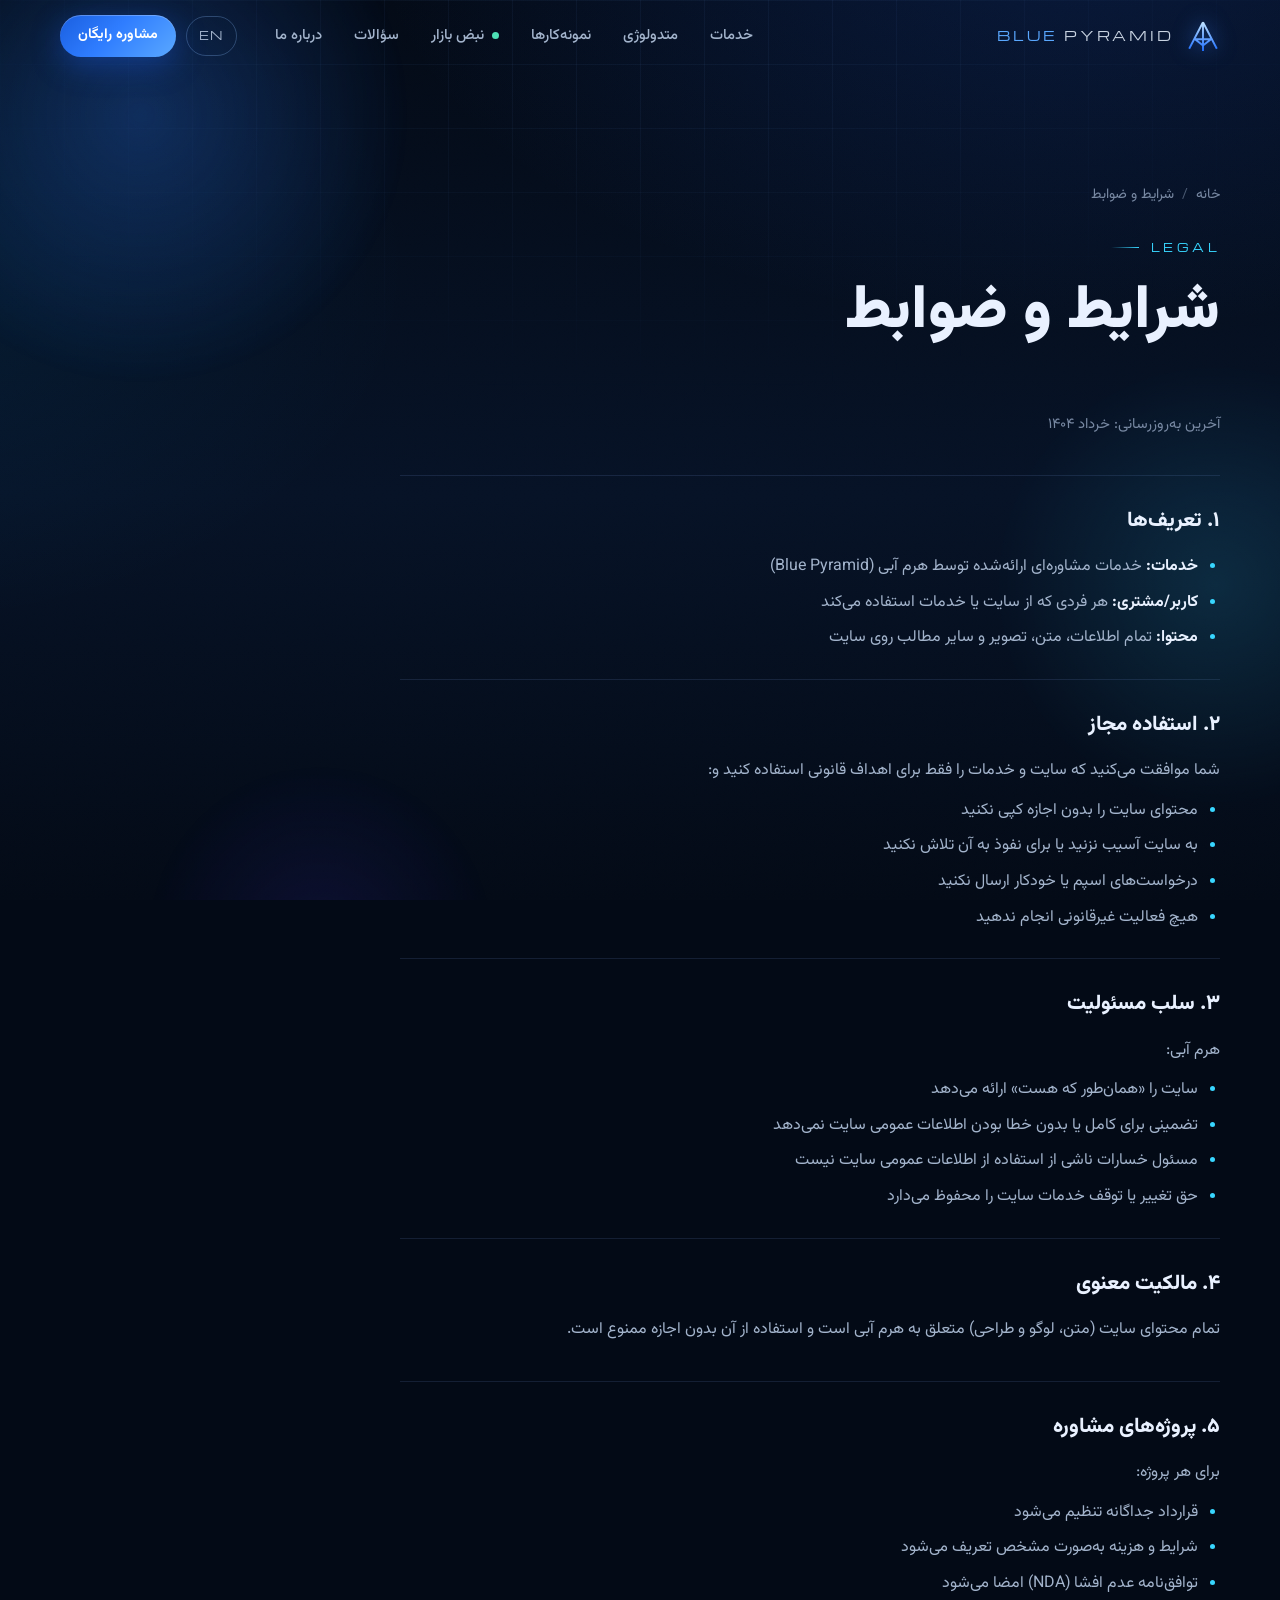
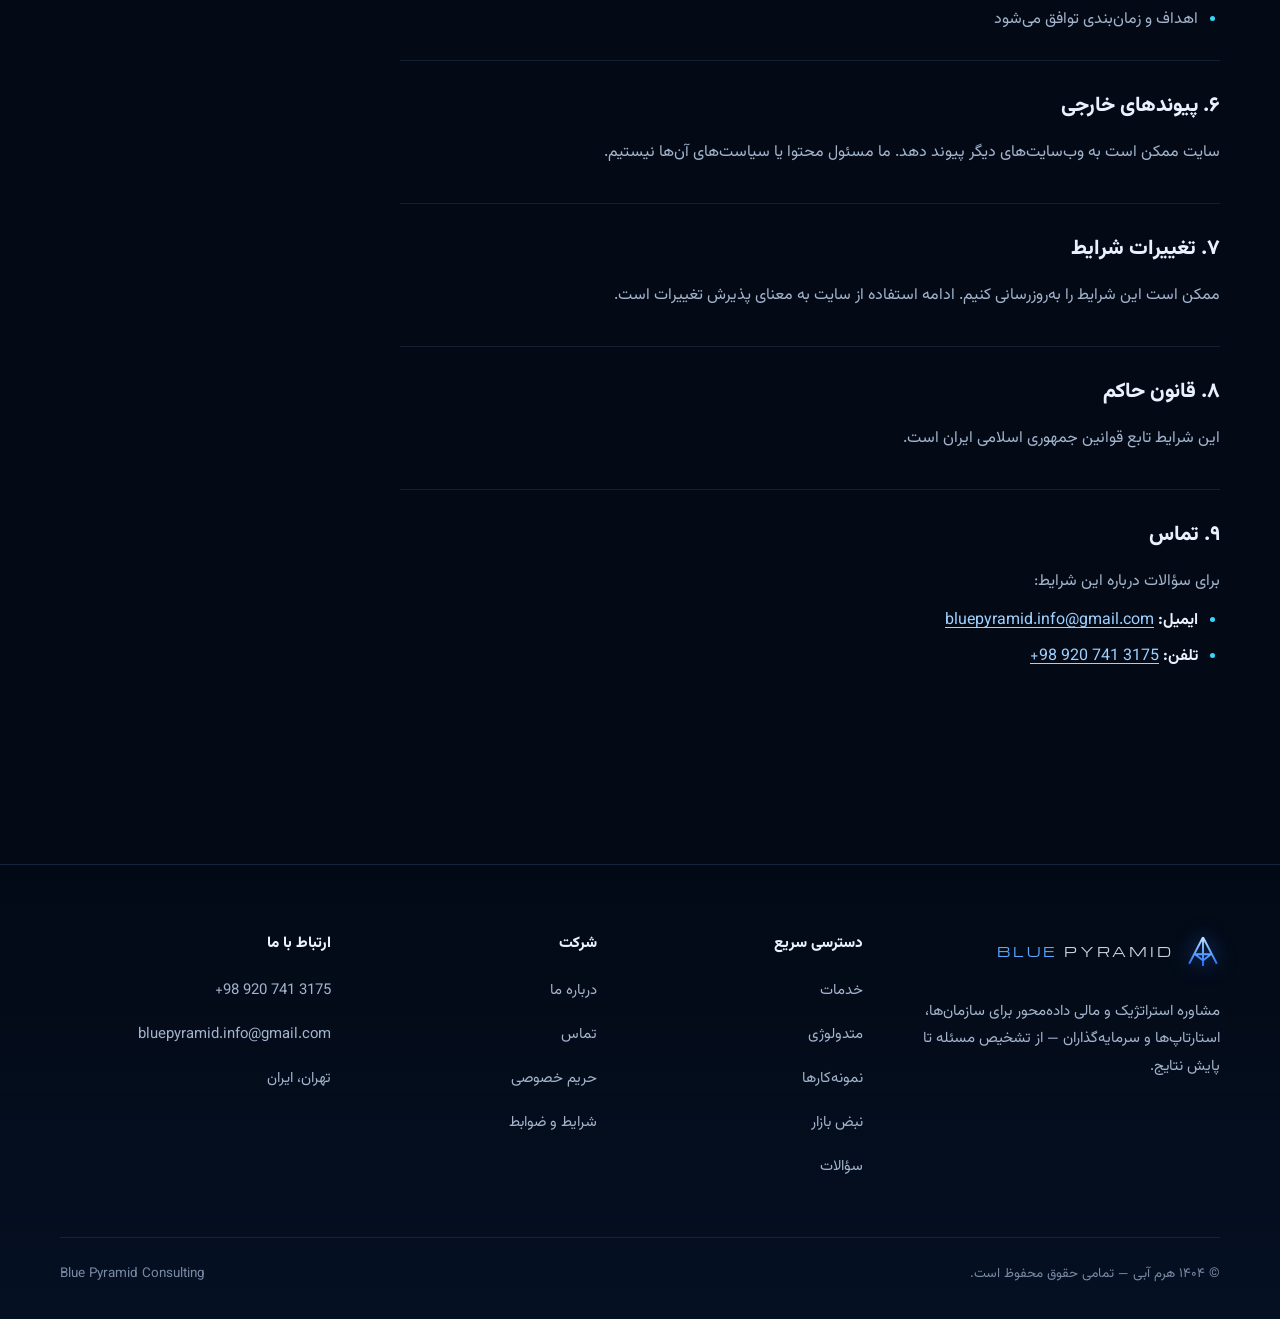
<file: terms.html>
<!DOCTYPE html>
<html lang="fa" dir="rtl">
<head>
  <meta charset="UTF-8">
  <meta name="viewport" content="width=device-width, initial-scale=1, viewport-fit=cover">
  <title>شرایط و ضوابط | هرم آبی — Blue Pyramid</title>
  <meta name="description" content="شرایط و ضوابط استفاده از وب‌سایت و خدمات مشاوره هرم آبی (Blue Pyramid).">
  <link rel="canonical" href="https://bluepyramid.pages.dev/terms">
  <meta name="robots" content="index, follow">
  <meta name="theme-color" content="#030a16">
  <meta name="format-detection" content="telephone=no">
  <meta property="og:type" content="website">
  <meta property="og:site_name" content="Blue Pyramid — هرم آبی">
  <meta property="og:locale" content="fa_IR">
  <meta property="og:url" content="https://bluepyramid.pages.dev/terms">
  <meta property="og:title" content="شرایط و ضوابط | هرم آبی — Blue Pyramid">
  <meta property="og:description" content="شرایط و ضوابط استفاده از وب‌سایت و خدمات مشاوره هرم آبی (Blue Pyramid).">
  <meta property="og:image" content="https://bluepyramid.pages.dev/assets/img/og-image.jpg">
  <meta name="twitter:card" content="summary_large_image">

  <link rel="icon" href="/favicon.ico" sizes="48x48">
  <link rel="icon" href="/favicon.svg" type="image/svg+xml">
  <link rel="apple-touch-icon" href="/apple-touch-icon.png">
  <link rel="manifest" href="/site.webmanifest">
  <link rel="preconnect" href="https://fonts.googleapis.com">
  <link rel="preconnect" href="https://fonts.gstatic.com" crossorigin>
  <link rel="preload" as="style" id="font-css" href="https://fonts.googleapis.com/css2?family=Michroma&amp;family=Vazirmatn:wght@300..900&amp;display=swap">
  <noscript><link rel="stylesheet" href="https://fonts.googleapis.com/css2?family=Michroma&amp;family=Vazirmatn:wght@300..900&amp;display=swap"></noscript>
  <link rel="stylesheet" href="/assets/css/site.css?v=2.9">
  <script src="/assets/js/head.js?v=2.8"></script>

  <script type="application/ld+json">
  {
    "@context": "https://schema.org",
    "@type": "BreadcrumbList",
    "itemListElement": [
      { "@type": "ListItem", "position": 1, "name": "خانه", "item": "https://bluepyramid.pages.dev/" },
      { "@type": "ListItem", "position": 2, "name": "شرایط و ضوابط", "item": "https://bluepyramid.pages.dev/terms" }
    ]
  }
  </script>
</head>
<body>
<a class="skip-link" href="#main" data-i18n="skip">رفتن به محتوای اصلی</a>
<div class="progress" aria-hidden="true"></div>
<div class="ambient" aria-hidden="true">
  <div class="ambient__blob ambient__blob--1"></div>
  <div class="ambient__blob ambient__blob--2"></div>
  <div class="ambient__blob ambient__blob--3"></div>
  <div class="ambient__grid"></div>
  <div class="ambient__noise"></div>
</div>

<header class="site-nav">
  <div class="container site-nav__inner">
    <a class="brand" href="/">
      <svg class="brand__mark" viewBox="0 0 64 64" aria-hidden="true"><defs><linearGradient id="bm" x1="0" y1="0" x2="0" y2="1"><stop offset="0" stop-color="#bfe2ff"/><stop offset="1" stop-color="#1e6fff"/></linearGradient></defs><path d="M32 6 L6 56 M32 6 L58 56 M17 38 H47 M32 6 V60 M17 38 L32 50 L47 38" fill="none" stroke="url(#bm)" stroke-width="3.6" stroke-linejoin="round"/></svg>
      <span class="brand__name"><b>BLUE</b> <span>PYRAMID</span></span>
    </a>
    <ul class="nav-links" id="nav-menu">
      <li><a href="/#services" data-i18n="navServices">خدمات</a></li>
      <li><a href="/#method" data-i18n="navMethod">متدولوژی</a></li>
      <li><a href="/#cases" data-i18n="navCases">نمونه‌کارها</a></li>
      <li><a href="/market-pulse" class="nav-pulse" data-i18n="navPulse">نبض بازار</a></li>
      <li><a href="/#faq" data-i18n="navFaq">سؤالات</a></li>
      <li><a href="/about" data-i18n="navAbout">درباره ما</a></li>
    </ul>
    <div class="nav-actions">
      <button class="lang-toggle" id="lang-toggle" type="button" aria-label="EN — English version">EN</button>
      <a class="btn btn--primary btn--sm nav-cta" href="/#contact" data-i18n="navCta">مشاوره رایگان</a>
      <button class="menu-btn" id="menu-btn" type="button" aria-controls="nav-menu" aria-expanded="false" aria-label="باز کردن منو"><span class="menu-btn__bars"><i></i><i></i><i></i></span></button>
    </div>
  </div>
</header>

<main id="main">
  <section class="page-hero" aria-labelledby="page-title">
    <div class="container">
      <nav aria-label="مسیر صفحه" data-i18n-attr="aria-label:crumbLabel">
        <ol class="breadcrumb">
          <li><a href="/" data-i18n="navHome">خانه</a></li>
          <li aria-current="page" data-i18n="pageCrumb">شرایط و ضوابط</li>
        </ol>
      </nav>
      <p class="eyebrow" data-enter>Legal</p>
      <h1 id="page-title" data-enter="headline" data-i18n="pageH1">شرایط و ضوابط</h1>
    </div>
  </section>
  <section class="section section--tight legal-body">
    <div class="container">
      <div class="prose">
        <p class="lang-note">This document is currently available in Persian only. For questions in English, email <a href="mailto:bluepyramid.info@gmail.com">bluepyramid.info@gmail.com</a>.</p>
        <p class="updated">آخرین به‌روزرسانی: خرداد ۱۴۰۴</p>
        <section>
          <h2>۱. تعریف‌ها</h2>
          <ul>
            <li><strong>خدمات:</strong> خدمات مشاوره‌ای ارائه‌شده توسط هرم آبی (Blue Pyramid)</li>
            <li><strong>کاربر/مشتری:</strong> هر فردی که از سایت یا خدمات استفاده می‌کند</li>
            <li><strong>محتوا:</strong> تمام اطلاعات، متن، تصویر و سایر مطالب روی سایت</li>
          </ul>
        </section>
        <section>
          <h2>۲. استفاده مجاز</h2>
          <p>شما موافقت می‌کنید که سایت و خدمات را فقط برای اهداف قانونی استفاده کنید و:</p>
          <ul>
            <li>محتوای سایت را بدون اجازه کپی نکنید</li>
            <li>به سایت آسیب نزنید یا برای نفوذ به آن تلاش نکنید</li>
            <li>درخواست‌های اسپم یا خودکار ارسال نکنید</li>
            <li>هیچ فعالیت غیرقانونی انجام ندهید</li>
          </ul>
        </section>
        <section>
          <h2>۳. سلب مسئولیت</h2>
          <p>هرم آبی:</p>
          <ul>
            <li>سایت را «همان‌طور که هست» ارائه می‌دهد</li>
            <li>تضمینی برای کامل یا بدون خطا بودن اطلاعات عمومی سایت نمی‌دهد</li>
            <li>مسئول خسارات ناشی از استفاده از اطلاعات عمومی سایت نیست</li>
            <li>حق تغییر یا توقف خدمات سایت را محفوظ می‌دارد</li>
          </ul>
        </section>
        <section>
          <h2>۴. مالکیت معنوی</h2>
          <p>تمام محتوای سایت (متن، لوگو و طراحی) متعلق به هرم آبی است و استفاده از آن بدون اجازه ممنوع است.</p>
        </section>
        <section>
          <h2>۵. پروژه‌های مشاوره</h2>
          <p>برای هر پروژه:</p>
          <ul>
            <li>قرارداد جداگانه تنظیم می‌شود</li>
            <li>شرایط و هزینه به‌صورت مشخص تعریف می‌شود</li>
            <li>توافق‌نامه عدم افشا (NDA) امضا می‌شود</li>
            <li>اهداف و زمان‌بندی توافق می‌شود</li>
          </ul>
        </section>
        <section>
          <h2>۶. پیوندهای خارجی</h2>
          <p>سایت ممکن است به وب‌سایت‌های دیگر پیوند دهد. ما مسئول محتوا یا سیاست‌های آن‌ها نیستیم.</p>
        </section>
        <section>
          <h2>۷. تغییرات شرایط</h2>
          <p>ممکن است این شرایط را به‌روزرسانی کنیم. ادامه استفاده از سایت به معنای پذیرش تغییرات است.</p>
        </section>
        <section>
          <h2>۸. قانون حاکم</h2>
          <p>این شرایط تابع قوانین جمهوری اسلامی ایران است.</p>
        </section>
        <section>
          <h2>۹. تماس</h2>
          <p>برای سؤالات درباره این شرایط:</p>
          <ul>
            <li><strong>ایمیل:</strong> <a href="mailto:bluepyramid.info@gmail.com">bluepyramid.info@gmail.com</a></li>
            <li><strong>تلفن:</strong> <a href="tel:+989207413175" class="ltr">+98&nbsp;920&nbsp;741&nbsp;3175</a></li>
          </ul>
        </section>
      </div>
    </div>
  </section>
</main>

<footer class="site-footer">
  <div class="container">
    <div class="footer-grid">
      <div class="footer-about">
        <a class="brand" href="/">
          <svg class="brand__mark" viewBox="0 0 64 64" aria-hidden="true"><path d="M32 6 L6 56 M32 6 L58 56 M17 38 H47 M32 6 V60 M17 38 L32 50 L47 38" fill="none" stroke="url(#bm)" stroke-width="3.6" stroke-linejoin="round"/></svg>
          <span class="brand__name"><b>BLUE</b> <span>PYRAMID</span></span>
        </a>
        <p data-i18n="footerAbout">مشاوره استراتژیک و مالی داده‌محور برای سازمان‌ها، استارتاپ‌ها و سرمایه‌گذاران — از تشخیص مسئله تا پایش نتایج.</p>
      </div>
      <div class="footer-col">
        <h2 class="footer-title" data-i18n="footerExplore">دسترسی سریع</h2>
        <ul>
          <li><a href="/#services" data-i18n="navServices">خدمات</a></li>
          <li><a href="/#method" data-i18n="navMethod">متدولوژی</a></li>
          <li><a href="/#cases" data-i18n="navCases">نمونه‌کارها</a></li>
          <li><a href="/market-pulse" data-i18n="navPulse">نبض بازار</a></li>
          <li><a href="/#faq" data-i18n="navFaq">سؤالات</a></li>
        </ul>
      </div>
      <div class="footer-col">
        <h2 class="footer-title" data-i18n="footerCompany">شرکت</h2>
        <ul>
          <li><a href="/about" data-i18n="navAbout">درباره ما</a></li>
          <li><a href="/#contact" data-i18n="navContact">تماس</a></li>
          <li><a href="/privacy" data-i18n="footerPrivacy">حریم خصوصی</a></li>
          <li><a href="/terms" data-i18n="footerTerms">شرایط و ضوابط</a></li>
        </ul>
      </div>
      <div class="footer-col">
        <h2 class="footer-title" data-i18n="footerContact">ارتباط با ما</h2>
        <ul>
          <li><a href="tel:+989207413175" class="ltr">+98&nbsp;920&nbsp;741&nbsp;3175</a></li>
          <li><a href="mailto:bluepyramid.info@gmail.com">bluepyramid.info@gmail.com</a></li>
          <li><span data-i18n="footerCity">تهران، ایران</span></li>
        </ul>
      </div>
    </div>
    <div class="footer-bottom">
      <span data-i18n="footerCopy">© ۱۴۰۴ هرم آبی — تمامی حقوق محفوظ است.</span>
      <span class="ltr">Blue Pyramid Consulting</span>
    </div>
  </div>
</footer>

<aside class="mobile-cta" aria-label="تماس سریع" data-i18n-attr="aria-label:quickContact">
  <a class="btn btn--ghost" href="tel:+989207413175" aria-label="تماس تلفنی" data-i18n-attr="aria-label:callNow"><svg aria-hidden="true"><use href="/assets/img/icons.svg#i-phone"/></svg></a>
  <a class="btn btn--primary" href="/#contact" data-i18n="navCta">مشاوره رایگان</a>
</aside>
<button class="to-top" type="button" aria-label="بازگشت به بالا" data-i18n-attr="aria-label:toTop"><svg aria-hidden="true"><use href="/assets/img/icons.svg#i-arrow-up"/></svg></button>

<script type="application/json" id="i18n">
{
  "en": {
    "pageTitle": "Terms & Conditions | Blue Pyramid",
    "crumbLabel": "Breadcrumb",
    "pageCrumb": "Terms &amp; Conditions",
    "pageH1": "Terms &amp; Conditions",
    "phoneDisplay": "+98&nbsp;920&nbsp;741&nbsp;3175"
  }
}
</script>
<script src="/assets/js/site.js?v=2.9" defer></script>
</body>
</html>
</file>
<file: assets/css/site.css>
/* ==========================================================================
   Blue Pyramid — design system
   One stylesheet for every page. Written with logical properties
   (margin-inline, inset-inline …) so a single rule set serves both
   RTL Persian and LTR English without mirrored overrides.
   ========================================================================== */

/* ---------- 1. Tokens ---------- */
:root {
  --bg-0: #030a16;
  --bg-1: #061226;
  --bg-2: #0a1a33;
  --surface: rgba(120, 170, 255, 0.045);
  --surface-2: rgba(120, 170, 255, 0.08);
  --border: rgba(140, 180, 255, 0.13);
  --border-strong: rgba(140, 190, 255, 0.28);

  --text: #e9f1ff;
  --text-muted: #a3b4cc;
  --text-dim: #7889a3;

  --blue-600: #1a5fe0;
  --blue-500: #2f7dff;
  --blue-400: #5aa8ff;
  --blue-300: #9fd0ff;
  --cyan: #38d6ff;
  --silver: #c9d4e2;
  --danger: #ff7a85;
  --success: #4ee0b5;

  --grad-brand: linear-gradient(135deg, var(--blue-600) 0%, var(--blue-500) 45%, var(--blue-400) 100%);
  --grad-text: linear-gradient(120deg, #ffffff 0%, var(--blue-300) 45%, var(--cyan) 100%);
  --glow-sm: 0 0 24px rgba(47, 125, 255, 0.35);
  --glow-md: 0 10px 50px rgba(30, 100, 255, 0.28);

  --radius-sm: 10px;
  --radius: 16px;
  --radius-lg: 24px;

  --ease-out: cubic-bezier(0.16, 1, 0.3, 1);
  --ease-in-out: cubic-bezier(0.65, 0, 0.35, 1);

  --font-fa: 'Vazirmatn', Tahoma, 'Segoe UI', sans-serif;
  --font-display: 'Michroma', 'Vazirmatn', 'Segoe UI', sans-serif;

  --container: 1240px;
  --gutter: clamp(16px, 4vw, 40px);
  --nav-h: 72px;

  color-scheme: dark;
}

/* ---------- 2. Reset & base ---------- */
*, *::before, *::after { box-sizing: border-box; }
* { margin: 0; padding: 0; }
html {
  overflow-x: clip;
  scroll-behavior: smooth;
  scroll-padding-top: calc(var(--nav-h) + 16px);
  -webkit-text-size-adjust: 100%;
  text-size-adjust: 100%;
}
body {
  min-height: 100vh;
  background: var(--bg-0);
  color: var(--text);
  font-family: var(--font-fa);
  font-size: 1rem;
  line-height: 1.85;
  overflow-x: hidden;
  overflow-x: clip;
  -webkit-font-smoothing: antialiased;
  -moz-osx-font-smoothing: grayscale;
  text-rendering: optimizeLegibility;
}
[lang="en"] body { line-height: 1.7; }
img, svg, canvas { display: block; max-width: 100%; }
img { height: auto; }
a { color: inherit; text-decoration: none; }
button, input, select, textarea { font: inherit; color: inherit; }
button { cursor: pointer; background: none; border: 0; }
ul[role="list"], ol[role="list"] { list-style: none; }
::selection { background: rgba(47, 125, 255, 0.45); color: #fff; }

:focus-visible {
  outline: 2px solid var(--cyan);
  outline-offset: 3px;
  border-radius: 6px;
}

.sr-only {
  position: absolute !important;
  width: 1px; height: 1px;
  padding: 0; margin: -1px;
  overflow: hidden; clip: rect(0 0 0 0);
  white-space: nowrap; border: 0;
}
.skip-link {
  position: fixed;
  inset-inline-start: 16px;
  top: -60px;
  z-index: 1000;
  padding: 10px 18px;
  background: var(--blue-600);
  color: #fff;
  border-radius: var(--radius-sm);
  font-weight: 700;
  transition: top 0.2s var(--ease-out);
}
.skip-link:focus { top: 12px; }

.container {
  width: 100%;
  max-width: var(--container);
  margin-inline: auto;
  padding-inline: var(--gutter);
}

/* ---------- 3. Ambient background ---------- */
.ambient {
  position: fixed;
  inset: 0;
  z-index: -1;
  overflow: hidden;
  pointer-events: none;
  background:
    radial-gradient(1200px 700px at 85% -10%, rgba(30, 90, 220, 0.20), transparent 60%),
    radial-gradient(900px 600px at -10% 30%, rgba(0, 170, 255, 0.08), transparent 60%),
    linear-gradient(180deg, var(--bg-0) 0%, var(--bg-1) 55%, var(--bg-0) 100%);
}
.ambient__blob {
  /* Soft edges come from the radial gradient itself; a CSS blur filter on
     elements this large is a heavy repaint on phones. */
  position: absolute;
  border-radius: 50%;
  opacity: 0.6;
  will-change: transform;
}
.ambient__blob--1 {
  width: 46vmax; height: 46vmax;
  inset-inline-end: -12vmax; top: -14vmax;
  background: radial-gradient(circle, rgba(47, 125, 255, 0.45), transparent 65%);
  animation: drift1 26s var(--ease-in-out) infinite alternate;
}
.ambient__blob--2 {
  width: 38vmax; height: 38vmax;
  inset-inline-start: -14vmax; top: 38vh;
  background: radial-gradient(circle, rgba(56, 214, 255, 0.22), transparent 65%);
  animation: drift2 32s var(--ease-in-out) infinite alternate;
}
.ambient__blob--3 {
  width: 30vmax; height: 30vmax;
  inset-inline-end: 10vw; bottom: -18vmax;
  background: radial-gradient(circle, rgba(90, 60, 255, 0.20), transparent 65%);
  animation: drift1 38s var(--ease-in-out) infinite alternate-reverse;
}
@keyframes drift1 { to { transform: translate3d(-6vw, 8vh, 0) scale(1.12); } }
@keyframes drift2 { to { transform: translate3d(8vw, -6vh, 0) scale(0.92); } }

.ambient__grid {
  position: absolute;
  inset: 0;
  background-image:
    linear-gradient(rgba(120, 170, 255, 0.055) 1px, transparent 1px),
    linear-gradient(90deg, rgba(120, 170, 255, 0.055) 1px, transparent 1px);
  background-size: 64px 64px;
  -webkit-mask-image: radial-gradient(ellipse 80% 60% at 50% 0%, #000 20%, transparent 75%);
  mask-image: radial-gradient(ellipse 80% 60% at 50% 0%, #000 20%, transparent 75%);
}
.ambient__noise {
  position: absolute;
  inset: 0;
  opacity: 0.05;
  mix-blend-mode: overlay;
  background-image: url("data:image/svg+xml,%3Csvg xmlns='http://www.w3.org/2000/svg' width='160' height='160'%3E%3Cfilter id='n'%3E%3CfeTurbulence type='fractalNoise' baseFrequency='.9' numOctaves='3' stitchTiles='stitch'/%3E%3C/filter%3E%3Crect width='100%25' height='100%25' filter='url(%23n)'/%3E%3C/svg%3E");
}

/* ---------- 4. Scroll progress ---------- */
.progress {
  position: fixed;
  inset-inline: 0;
  top: 0;
  height: 2px;
  z-index: 300;
  transform-origin: var(--progress-origin, right) center;
  transform: scaleX(0);
  background: linear-gradient(90deg, var(--blue-500), var(--cyan));
  box-shadow: 0 0 12px rgba(56, 214, 255, 0.7);
}
[dir="ltr"] .progress { --progress-origin: left; }

/* ---------- 5. Navigation ---------- */
.site-nav {
  position: fixed;
  inset-inline: 0;
  top: 0;
  z-index: 200;
  height: var(--nav-h);
  transition: background 0.35s, border-color 0.35s, height 0.35s var(--ease-out), backdrop-filter 0.35s;
  border-bottom: 1px solid transparent;
}
.site-nav.is-scrolled {
  --nav-h: 62px;
  background: rgba(3, 10, 22, 0.72);
  -webkit-backdrop-filter: blur(18px) saturate(140%);
  backdrop-filter: blur(18px) saturate(140%);
  border-bottom-color: var(--border);
}
.site-nav__inner {
  height: 100%;
  display: flex;
  align-items: center;
  gap: 24px;
}
.brand {
  display: inline-flex;
  align-items: center;
  gap: 12px;
  min-height: 44px;
  flex-shrink: 0;
}
.brand__mark { width: 34px; height: 34px; filter: drop-shadow(0 0 10px rgba(47, 125, 255, 0.6)); }
.brand__name {
  font-family: var(--font-display);
  font-size: 0.82rem;
  letter-spacing: 0.22em;
  white-space: nowrap;
  direction: ltr;
}
.brand__name b { font-weight: 400; color: var(--blue-400); }
.brand__name span { color: var(--silver); }

.nav-links {
  display: flex;
  align-items: center;
  gap: 4px;
  margin-inline-start: auto;
  list-style: none;
}
.nav-links a {
  position: relative;
  display: inline-flex;
  align-items: center;
  min-height: 44px;
  padding: 0 14px;
  font-size: 0.92rem;
  font-weight: 500;
  color: var(--text-muted);
  transition: color 0.25s;
}
.nav-links a::after {
  content: '';
  position: absolute;
  inset-inline: 14px;
  bottom: 8px;
  height: 2px;
  border-radius: 2px;
  background: linear-gradient(90deg, var(--blue-500), var(--cyan));
  transform: scaleX(0);
  transition: transform 0.35s var(--ease-out);
}
.nav-links a:hover,
.nav-links a[aria-current="true"],
.nav-links a[aria-current="page"] { color: var(--text); }
.nav-links a:hover::after,
.nav-links a[aria-current="true"]::after,
.nav-links a[aria-current="page"]::after { transform: scaleX(1); }

.nav-actions { display: flex; align-items: center; gap: 10px; }
.lang-toggle {
  min-width: 44px;
  min-height: 40px;
  padding: 0 12px;
  border: 1px solid var(--border-strong);
  border-radius: 999px;
  font-family: var(--font-display);
  font-size: 0.7rem;
  letter-spacing: 0.12em;
  color: var(--text-muted);
  transition: color 0.25s, border-color 0.25s, background 0.25s;
}
.lang-toggle:hover { color: var(--text); border-color: var(--cyan); background: var(--surface); }

.menu-btn {
  display: none;
  width: 44px;
  height: 44px;
  border-radius: 12px;
  border: 1px solid var(--border);
  align-items: center;
  justify-content: center;
}
.menu-btn__bars { position: relative; width: 20px; height: 14px; }
.menu-btn__bars i {
  position: absolute;
  inset-inline: 0;
  height: 2px;
  border-radius: 2px;
  background: var(--text);
  transition: transform 0.35s var(--ease-out), opacity 0.2s, top 0.35s var(--ease-out);
}
.menu-btn__bars i:nth-child(1) { top: 0; }
.menu-btn__bars i:nth-child(2) { top: 6px; }
.menu-btn__bars i:nth-child(3) { top: 12px; }
.menu-btn[aria-expanded="true"] .menu-btn__bars i:nth-child(1) { top: 6px; transform: rotate(45deg); }
.menu-btn[aria-expanded="true"] .menu-btn__bars i:nth-child(2) { opacity: 0; }
.menu-btn[aria-expanded="true"] .menu-btn__bars i:nth-child(3) { top: 6px; transform: rotate(-45deg); }

/* ---------- 6. Buttons ---------- */
.btn {
  --mx: 0px; --my: 0px;
  position: relative;
  display: inline-flex;
  align-items: center;
  justify-content: center;
  gap: 10px;
  min-height: 52px;
  padding: 0 26px;
  border-radius: 999px;
  font-weight: 700;
  font-size: 0.98rem;
  line-height: 1;
  white-space: nowrap;
  isolation: isolate;
  overflow: hidden;
  transform: translate3d(var(--mx), var(--my), 0);
  transition: transform 0.35s var(--ease-out), box-shadow 0.35s, background 0.35s, border-color 0.35s, color 0.25s;
}
.btn svg { width: 18px; height: 18px; flex-shrink: 0; transition: transform 0.35s var(--ease-out); }
[dir="rtl"] .btn .icon-arrow { transform: scaleX(-1); }
.btn--primary {
  color: #fff;
  background: var(--grad-brand);
  box-shadow: 0 8px 30px rgba(30, 100, 255, 0.35), inset 0 1px 0 rgba(255, 255, 255, 0.25);
}
.btn--primary::before {
  content: '';
  position: absolute;
  inset: 0;
  z-index: -1;
  background: linear-gradient(115deg, transparent 30%, rgba(255, 255, 255, 0.35) 50%, transparent 70%);
  transform: translateX(-120%);
  transition: transform 0.9s var(--ease-out);
}
.btn--primary:hover { box-shadow: 0 12px 44px rgba(30, 110, 255, 0.55), inset 0 1px 0 rgba(255, 255, 255, 0.3); }
.btn--primary:hover::before { transform: translateX(120%); }
.btn--ghost {
  color: var(--text);
  border: 1px solid var(--border-strong);
  background: rgba(10, 26, 51, 0.4);
  -webkit-backdrop-filter: blur(8px);
  backdrop-filter: blur(8px);
}
.btn--ghost:hover { border-color: var(--blue-400); background: var(--surface-2); }
.btn--sm { min-height: 42px; padding: 0 18px; font-size: 0.88rem; }
.btn:active { transform: translate3d(var(--mx), var(--my), 0) scale(0.97); }
.btn[disabled] { opacity: 0.7; pointer-events: none; }

/* ---------- 7. Section scaffolding ---------- */
.section { position: relative; padding-block: clamp(80px, 11vw, 140px); }
.section--tight { padding-block: clamp(56px, 7vw, 90px); }
.section-head { max-width: 760px; margin-bottom: clamp(40px, 5vw, 64px); }
.section-head--center { margin-inline: auto; text-align: center; }
.eyebrow {
  display: inline-flex;
  align-items: center;
  gap: 12px;
  margin-bottom: 18px;
  font-family: var(--font-display);
  font-size: 0.66rem;
  letter-spacing: 0.32em;
  text-transform: uppercase;
  color: var(--cyan);
  direction: ltr;
}
.eyebrow::before {
  content: '';
  width: 28px;
  height: 1px;
  background: linear-gradient(90deg, transparent, var(--cyan));
}
.section-head--center .eyebrow::after {
  content: '';
  width: 28px;
  height: 1px;
  background: linear-gradient(90deg, var(--cyan), transparent);
}
.section-title {
  font-size: clamp(1.9rem, 3.6vw, 3rem);
  font-weight: 800;
  line-height: 1.3;
  letter-spacing: -0.01em;
}
[lang="en"] .section-title { line-height: 1.15; letter-spacing: -0.02em; }
.text-gradient {
  background: var(--grad-text);
  -webkit-background-clip: text;
  background-clip: text;
  color: transparent;
}
.section-lead {
  margin-top: 18px;
  font-size: clamp(1rem, 1.3vw, 1.12rem);
  color: var(--text-muted);
  max-width: 640px;
}
.section-head--center .section-lead { margin-inline: auto; }

/* ---------- 8. Hero ---------- */
.hero {
  position: relative;
  overflow-x: clip;
  min-height: 100svh;
  display: flex;
  align-items: center;
  padding-top: calc(var(--nav-h) + 40px);
  padding-bottom: 80px;
}
.hero__grid {
  display: grid;
  grid-template-columns: 1.05fr 0.95fr;
  align-items: center;
  gap: clamp(24px, 4vw, 64px);
}
.hero__badge {
  display: inline-flex;
  align-items: center;
  gap: 10px;
  padding: 7px 16px 7px 8px;
  border: 1px solid var(--border-strong);
  border-radius: 999px;
  background: rgba(10, 26, 51, 0.55);
  -webkit-backdrop-filter: blur(10px);
  backdrop-filter: blur(10px);
  font-size: 0.86rem;
  color: var(--text-muted);
  margin-bottom: 28px;
}
[dir="rtl"] .hero__badge { padding: 7px 8px 7px 16px; }
.hero__badge-dot {
  position: relative;
  display: inline-flex;
  align-items: center;
  justify-content: center;
  padding: 3px 10px;
  border-radius: 999px;
  background: rgba(78, 224, 181, 0.12);
  color: var(--success);
  font-size: 0.74rem;
  font-weight: 700;
}
.hero__badge-dot::before {
  content: '';
  width: 6px; height: 6px;
  margin-inline-end: 6px;
  border-radius: 50%;
  background: var(--success);
  box-shadow: 0 0 0 0 rgba(78, 224, 181, 0.6);
  animation: ping 2s infinite;
}
@keyframes ping { 70% { box-shadow: 0 0 0 8px rgba(78, 224, 181, 0); } 100% { box-shadow: 0 0 0 0 rgba(78, 224, 181, 0); } }

.hero__title { font-weight: 900; line-height: 1.22; letter-spacing: -0.015em; }
.hero__kicker {
  display: block;
  margin-bottom: 14px;
  font-size: clamp(1rem, 1.4vw, 1.2rem);
  font-weight: 600;
  color: var(--blue-300);
  letter-spacing: 0;
}
.hero__headline {
  display: block;
  font-size: clamp(2.5rem, 6vw, 5rem);
}
[lang="en"] .hero__headline { line-height: 1.04; letter-spacing: -0.03em; }
.hero__desc {
  margin-top: 26px;
  max-width: 540px;
  font-size: clamp(1.02rem, 1.35vw, 1.18rem);
  color: var(--text-muted);
}
.hero__desc strong { color: var(--text); font-weight: 700; }
.hero__actions { display: flex; flex-wrap: wrap; gap: 14px; margin-top: 36px; }
.hero__metrics {
  display: flex;
  flex-wrap: wrap;
  gap: clamp(20px, 4vw, 48px);
  margin-top: 48px;
  padding-top: 28px;
  border-top: 1px solid var(--border);
}
.metric__val {
  display: block;
  font-family: var(--font-fa);
  font-weight: 800;
  font-size: clamp(1.6rem, 2.6vw, 2.2rem);
  line-height: 1.2;
  background: var(--grad-text);
  -webkit-background-clip: text;
  background-clip: text;
  color: transparent;
  direction: ltr;
  unicode-bidi: isolate;
}
.metric__lbl { display: block; margin-top: 4px; font-size: 0.86rem; color: var(--text-dim); }

.hero__visual {
  position: relative;
  aspect-ratio: 1;
  width: 100%;
  max-width: 600px;
  margin-inline: auto;
}
.hero__canvas { position: absolute; inset: 0; width: 100%; height: 100%; }
.hero__halo {
  position: absolute;
  inset: 12%;
  border-radius: 50%;
  background: radial-gradient(circle, rgba(47, 125, 255, 0.28), transparent 65%);
  filter: blur(30px);
}
.hero__ring {
  position: absolute;
  inset: 6%;
  border: 1px solid rgba(120, 170, 255, 0.12);
  border-radius: 50%;
  animation: spin 60s linear infinite;
}
.hero__ring::before {
  content: '';
  position: absolute;
  top: -4px;
  left: 50%;
  width: 8px; height: 8px;
  border-radius: 50%;
  background: var(--cyan);
  box-shadow: 0 0 16px var(--cyan);
}
.hero__ring--2 { inset: 18%; border-style: dashed; border-color: rgba(120, 170, 255, 0.08); animation-duration: 90s; animation-direction: reverse; }
.hero__ring--2::before { display: none; }
@keyframes spin { to { transform: rotate(360deg); } }

.chip {
  position: absolute;
  display: inline-flex;
  align-items: center;
  gap: 8px;
  padding: 9px 14px;
  border: 1px solid var(--border-strong);
  border-radius: 14px;
  background: rgba(8, 22, 44, 0.86); /* no backdrop blur: these float continuously */
  box-shadow: 0 10px 30px rgba(0, 0, 0, 0.35);
  font-size: 0.8rem;
  font-weight: 600;
  white-space: nowrap;
  animation: float 7s var(--ease-in-out) infinite;
}
.chip b { font-family: var(--font-display); font-weight: 400; font-size: 0.72rem; letter-spacing: 0.08em; color: var(--cyan); direction: ltr; }
.chip--1 { top: 12%; inset-inline-start: 0; }
.chip--2 { top: 46%; inset-inline-end: -2%; animation-delay: -2.4s; }
.chip--3 { bottom: 10%; inset-inline-start: 10%; animation-delay: -4.8s; }
@keyframes float { 50% { transform: translateY(-12px); } }

.scroll-cue {
  position: absolute;
  bottom: 26px;
  left: 50%;
  transform: translateX(-50%);
  display: flex;
  flex-direction: column;
  align-items: center;
  gap: 10px;
  font-family: var(--font-display);
  font-size: 0.56rem;
  letter-spacing: 0.4em;
  color: var(--text-dim);
}
.scroll-cue__mouse {
  width: 22px;
  height: 34px;
  border: 1.5px solid var(--border-strong);
  border-radius: 12px;
  position: relative;
}
.scroll-cue__mouse::before {
  content: '';
  position: absolute;
  top: 6px;
  left: 50%;
  width: 3px;
  height: 7px;
  margin-left: -1.5px;
  border-radius: 2px;
  background: var(--cyan);
  animation: wheel 1.8s var(--ease-in-out) infinite;
}
@keyframes wheel { 0% { opacity: 0; transform: translateY(-3px); } 40% { opacity: 1; } 100% { opacity: 0; transform: translateY(10px); } }

/* ---------- 9. Marquee ---------- */
.marquee {
  position: relative;
  padding-block: 26px;
  border-block: 1px solid var(--border);
  background: linear-gradient(90deg, rgba(47, 125, 255, 0.04), rgba(56, 214, 255, 0.06), rgba(47, 125, 255, 0.04));
  overflow: hidden;
  direction: ltr;
  -webkit-mask-image: linear-gradient(90deg, transparent, #000 10%, #000 90%, transparent);
  mask-image: linear-gradient(90deg, transparent, #000 10%, #000 90%, transparent);
}
.marquee__track {
  display: flex;
  width: max-content;
  animation: marquee 40s linear infinite;
}
.marquee__list { display: flex; gap: 30px; padding-right: 30px; list-style: none; }
.marquee:hover .marquee__track { animation-play-state: paused; }
.marquee__item {
  display: inline-flex;
  align-items: center;
  gap: 30px;
  font-family: var(--font-display);
  font-size: 0.86rem;
  letter-spacing: 0.2em;
  color: var(--text-muted);
  white-space: nowrap;
}
.marquee__item::after {
  content: '';
  width: 7px; height: 7px;
  transform: rotate(45deg);
  background: linear-gradient(135deg, var(--blue-500), var(--cyan));
}
@keyframes marquee { to { transform: translateX(-50%); } }

/* ---------- 10. Cards (spotlight + gradient border) ---------- */
.card {
  --mx: 50%; --my: 50%;
  position: relative;
  padding: clamp(26px, 3vw, 36px);
  border-radius: var(--radius-lg);
  background: linear-gradient(160deg, rgba(14, 34, 66, 0.55), rgba(5, 14, 30, 0.75));
  border: 1px solid var(--border);
  overflow: hidden;
  isolation: isolate;
  transition: transform 0.5s var(--ease-out), border-color 0.4s, box-shadow 0.5s;
}
.card::before {
  content: '';
  position: absolute;
  inset: 0;
  z-index: -1;
  opacity: 0;
  background: radial-gradient(420px circle at var(--mx) var(--my), rgba(56, 160, 255, 0.16), transparent 45%);
  transition: opacity 0.4s;
}
.card::after {
  content: '';
  position: absolute;
  inset: 0;
  padding: 1px;
  border-radius: inherit;
  background: radial-gradient(280px circle at var(--mx) var(--my), rgba(120, 200, 255, 0.75), transparent 45%);
  -webkit-mask: linear-gradient(#000 0 0) content-box, linear-gradient(#000 0 0);
  -webkit-mask-composite: xor;
  mask: linear-gradient(#000 0 0) content-box exclude, linear-gradient(#000 0 0);
  opacity: 0;
  transition: opacity 0.4s;
  pointer-events: none;
}
.card:hover { border-color: var(--border-strong); box-shadow: var(--glow-md); }
.card:hover::before, .card:hover::after { opacity: 1; }

/* ---------- 11. Services ---------- */
.services-grid {
  display: grid;
  grid-template-columns: repeat(3, 1fr);
  gap: 20px;
}
.service-card { display: flex; flex-direction: column; min-height: 100%; }
.service-card:hover { transform: translateY(-6px); }
.service-card__viz {
  position: absolute;
  top: 34px;
  inset-inline-end: 90px;
  width: min(46%, 320px);
  height: 88px;
  overflow: visible;
  opacity: 0.75;
  pointer-events: none;
}
.viz-line {
  fill: none;
  stroke: var(--cyan);
  stroke-width: 2;
  vector-effect: non-scaling-stroke;
  filter: drop-shadow(0 0 6px rgba(56, 214, 255, 0.7));
  stroke-dasharray: 1;
  stroke-dashoffset: 1;
  transition: stroke-dashoffset 1.8s var(--ease-out) 0.3s;
}
.viz-area { opacity: 0; transition: opacity 1.2s ease 0.9s; }
.viz-dot { fill: #eaf8ff; opacity: 0; transition: opacity 0.4s ease 1.8s; filter: drop-shadow(0 0 6px var(--cyan)); }
.is-in .viz-line, html:not(.js) .viz-line { stroke-dashoffset: 0; }
.is-in .viz-area, .is-in .viz-dot, html:not(.js) .viz-area, html:not(.js) .viz-dot { opacity: 1; }
.service-card--wide { grid-column: span 2; }
.service-card__top { display: flex; align-items: flex-start; justify-content: space-between; margin-bottom: 26px; }
.icon-tile {
  display: grid;
  place-items: center;
  width: 56px;
  height: 56px;
  border-radius: 16px;
  background: linear-gradient(145deg, rgba(47, 125, 255, 0.22), rgba(56, 214, 255, 0.06));
  border: 1px solid var(--border-strong);
  color: var(--blue-300);
  box-shadow: inset 0 1px 0 rgba(255, 255, 255, 0.08);
  transition: transform 0.5s var(--ease-out), color 0.3s;
}
.icon-tile svg { width: 26px; height: 26px; }
.card:hover .icon-tile { transform: rotate(-6deg) scale(1.06); color: var(--cyan); }
.service-card__num {
  font-family: var(--font-display);
  font-size: 0.8rem;
  letter-spacing: 0.15em;
  color: var(--text-dim);
}
.service-card h3 { font-size: 1.22rem; font-weight: 800; margin-bottom: 10px; line-height: 1.5; }
.service-card p { color: var(--text-muted); font-size: 0.97rem; }
.tags { display: flex; flex-wrap: wrap; gap: 8px; margin-top: auto; padding-top: 22px; direction: ltr; }
[dir="rtl"] .tags { justify-content: flex-end; }
.tag {
  padding: 4px 11px;
  border-radius: 999px;
  border: 1px solid var(--border);
  background: var(--surface);
  font-family: var(--font-display);
  font-size: 0.6rem;
  letter-spacing: 0.14em;
  color: var(--blue-300);
  text-transform: uppercase;
}

/* ---------- 12. Methodology timeline ---------- */
.timeline { position: relative; }
.timeline__steps {
  position: relative;
  display: grid;
  grid-template-columns: repeat(4, 1fr);
  gap: 20px;
  list-style: none;
}
.timeline__rail {
  position: absolute;
  top: 34px;
  inset-inline: 12%;
  height: 2px;
  background: var(--border);
  border-radius: 2px;
  overflow: hidden;
}
.timeline__rail span {
  position: absolute;
  inset: 0;
  transform-origin: var(--progress-origin, right) center;
  transform: scaleX(var(--p, 0));
  background: linear-gradient(90deg, var(--blue-500), var(--cyan));
  box-shadow: 0 0 14px var(--cyan);
}
[dir="ltr"] .timeline__rail span { --progress-origin: left; }
.step { position: relative; text-align: center; padding-inline: 8px; }
.step__node {
  position: relative;
  z-index: 1;
  display: grid;
  place-items: center;
  width: 70px;
  height: 70px;
  margin: 0 auto 26px;
  border-radius: 50%;
  background: var(--bg-1);
  border: 1px solid var(--border-strong);
  color: var(--blue-300);
  transition: border-color 0.5s, box-shadow 0.5s, color 0.5s;
}
.step__node svg { width: 28px; height: 28px; }
.step.is-active .step__node {
  border-color: var(--cyan);
  color: var(--cyan);
  box-shadow: 0 0 0 6px rgba(56, 214, 255, 0.08), 0 0 34px rgba(56, 214, 255, 0.45);
}
.step__label {
  display: block;
  font-family: var(--font-display);
  font-size: 0.64rem;
  letter-spacing: 0.26em;
  color: var(--cyan);
  margin-bottom: 8px;
  direction: ltr;
}
.step h3 { font-size: 1.15rem; font-weight: 800; margin-bottom: 10px; }
.step p { font-size: 0.94rem; color: var(--text-muted); }

/* ---------- 13. Why / value props ---------- */
.why-grid {
  display: grid;
  grid-template-columns: repeat(3, 1fr);
  gap: 20px;
}
.why-card h3 { font-size: 1.12rem; font-weight: 800; margin: 18px 0 8px; }
.why-card p { color: var(--text-muted); font-size: 0.95rem; }

/* ---------- 14. Case studies ---------- */
.cases-grid { display: grid; grid-template-columns: repeat(2, 1fr); gap: 22px; perspective: 1400px; }
.case-card {
  --rx: 0deg; --ry: 0deg;
  transform: rotateX(var(--rx)) rotateY(var(--ry));
  transform-style: preserve-3d;
  will-change: transform;
  display: flex;
  flex-direction: column;
}
.case-card__meta { display: flex; align-items: center; justify-content: space-between; gap: 12px; margin-bottom: 22px; }
.pill {
  display: inline-flex;
  padding: 5px 13px;
  border-radius: 999px;
  background: rgba(47, 125, 255, 0.14);
  border: 1px solid rgba(90, 168, 255, 0.3);
  color: var(--blue-300);
  font-size: 0.8rem;
  font-weight: 600;
}
.case-card__no { font-family: var(--font-display); font-size: 0.64rem; letter-spacing: 0.24em; color: var(--text-dim); direction: ltr; }
.case-card h3 { font-size: clamp(1.18rem, 1.7vw, 1.4rem); font-weight: 800; line-height: 1.5; margin-bottom: 12px; }
.case-card p { color: var(--text-muted); font-size: 0.96rem; }
.case-card__results {
  display: grid;
  grid-template-columns: 1fr 1fr;
  gap: 14px;
  margin-top: auto;
  padding-top: 26px;
}
.result {
  padding: 16px 18px;
  border-radius: var(--radius);
  background: rgba(5, 14, 30, 0.6);
  border: 1px solid var(--border);
  transform: translateZ(30px);
}
.result__val {
  display: block;
  font-family: var(--font-fa);
  font-weight: 900;
  font-size: clamp(1.5rem, 2.4vw, 2rem);
  line-height: 1.25;
  background: var(--grad-text);
  -webkit-background-clip: text;
  background-clip: text;
  color: transparent;
  direction: ltr;
  unicode-bidi: isolate;
}
[dir="rtl"] .result__val { text-align: right; }
.result__lbl { font-size: 0.84rem; color: var(--text-dim); }

/* ---------- 15. CTA band ---------- */
.cta-band {
  position: relative;
  padding: clamp(40px, 6vw, 72px);
  border-radius: 32px;
  overflow: hidden;
  text-align: center;
  border: 1px solid var(--border-strong);
  background:
    radial-gradient(600px 300px at 50% 0%, rgba(47, 125, 255, 0.35), transparent 70%),
    linear-gradient(160deg, rgba(14, 40, 90, 0.75), rgba(5, 14, 30, 0.9));
  isolation: isolate;
}
.cta-band::before {
  content: '';
  position: absolute;
  inset: 0;
  z-index: -1;
  background-image:
    linear-gradient(rgba(120, 170, 255, 0.07) 1px, transparent 1px),
    linear-gradient(90deg, rgba(120, 170, 255, 0.07) 1px, transparent 1px);
  background-size: 40px 40px;
  -webkit-mask-image: radial-gradient(ellipse at center, #000 10%, transparent 70%);
  mask-image: radial-gradient(ellipse at center, #000 10%, transparent 70%);
}
.cta-band h2 { font-size: clamp(1.7rem, 3.4vw, 2.7rem); font-weight: 900; line-height: 1.35; }
.cta-band p { margin: 16px auto 32px; max-width: 560px; color: var(--text-muted); font-size: 1.05rem; }
.cta-band__actions { display: flex; flex-wrap: wrap; justify-content: center; gap: 14px; }

/* ---------- 16. FAQ ---------- */
.faq { max-width: 860px; margin-inline: auto; display: grid; gap: 14px; }
.faq__item {
  border: 1px solid var(--border);
  border-radius: var(--radius);
  background: linear-gradient(160deg, rgba(14, 34, 66, 0.45), rgba(5, 14, 30, 0.6));
  transition: border-color 0.3s, background 0.3s;
}
.faq__item[open] { border-color: var(--border-strong); background: linear-gradient(160deg, rgba(20, 50, 100, 0.5), rgba(5, 14, 30, 0.7)); }
.faq__item summary {
  display: flex;
  align-items: center;
  justify-content: space-between;
  gap: 18px;
  min-height: 64px;
  padding: 16px 24px;
  font-weight: 700;
  font-size: 1.04rem;
  cursor: pointer;
  list-style: none;
}
.faq__item summary::-webkit-details-marker { display: none; }
.faq__icon {
  position: relative;
  flex-shrink: 0;
  width: 28px; height: 28px;
  border-radius: 50%;
  border: 1px solid var(--border-strong);
}
.faq__icon::before, .faq__icon::after {
  content: '';
  position: absolute;
  top: 50%; left: 50%;
  width: 10px; height: 1.5px;
  margin: -0.75px 0 0 -5px;
  background: var(--cyan);
  transition: transform 0.35s var(--ease-out);
}
.faq__icon::after { transform: rotate(90deg); }
.faq__item[open] .faq__icon::after { transform: rotate(0deg); }
.faq__body { padding: 0 24px 22px; color: var(--text-muted); }

/* ---------- 17. Contact ---------- */
.contact-grid { display: grid; grid-template-columns: 0.85fr 1.15fr; gap: clamp(28px, 5vw, 64px); align-items: start; }
.contact-info h3 { font-size: clamp(1.4rem, 2.2vw, 1.8rem); font-weight: 900; margin-bottom: 12px; }
.contact-info > p { color: var(--text-muted); margin-bottom: 30px; }
.channels { display: grid; gap: 12px; list-style: none; }
.channel {
  display: flex;
  align-items: center;
  gap: 16px;
  padding: 16px 18px;
  border-radius: var(--radius);
  border: 1px solid var(--border);
  background: var(--surface);
  transition: border-color 0.3s, background 0.3s, transform 0.4s var(--ease-out);
}
a.channel:hover { border-color: var(--border-strong); background: var(--surface-2); transform: translateX(var(--nudge, -4px)); }
[dir="ltr"] a.channel:hover { --nudge: 4px; }
.channel .icon-tile { width: 46px; height: 46px; border-radius: 13px; }
.channel .icon-tile svg { width: 21px; height: 21px; }
.channel__lbl { display: block; font-size: 0.8rem; color: var(--text-dim); }
.channel__val { display: block; font-weight: 700; direction: ltr; unicode-bidi: isolate; }
[dir="rtl"] .channel__val { text-align: right; }
.channel__val--text { direction: inherit; }

.form-card { padding: clamp(24px, 3.4vw, 42px); }
.form-card:hover { transform: none; }
.form-card h3 { font-size: 1.35rem; font-weight: 900; }
.form-card .form-sub { color: var(--text-muted); font-size: 0.94rem; margin: 6px 0 26px; }
.form-row { display: grid; grid-template-columns: 1fr 1fr; gap: 16px; }
.field { display: flex; flex-direction: column; gap: 8px; margin-bottom: 18px; }
.field label { font-size: 0.88rem; font-weight: 600; color: var(--silver); }
.field label .req { color: var(--cyan); margin-inline-start: 2px; }
.field input,
.field select,
.field textarea {
  width: 100%;
  min-height: 50px;
  padding: 12px 16px;
  border-radius: 12px;
  border: 1px solid var(--border-strong);
  background: rgba(3, 10, 22, 0.6);
  font-size: 1rem;
  transition: border-color 0.25s, box-shadow 0.25s, background 0.25s;
  -webkit-appearance: none;
  appearance: none;
}
.field textarea { min-height: 120px; resize: vertical; line-height: 1.7; }
.field select {
  background-image: url("data:image/svg+xml,%3Csvg xmlns='http://www.w3.org/2000/svg' viewBox='0 0 24 24' fill='none' stroke='%239fd0ff' stroke-width='2'%3E%3Cpath d='m6 9 6 6 6-6'/%3E%3C/svg%3E");
  background-repeat: no-repeat;
  background-size: 18px;
  background-position: left 14px center;
  padding-inline-end: 44px;
  cursor: pointer;
}
[dir="ltr"] .field select { background-position: right 14px center; }
.field select option { background: var(--bg-1); color: var(--text); }
.field ::placeholder { color: var(--text-dim); opacity: 1; }
.field input:hover, .field select:hover, .field textarea:hover { border-color: rgba(140, 190, 255, 0.45); }
.field input:focus, .field select:focus, .field textarea:focus {
  outline: none;
  border-color: var(--blue-400);
  background: rgba(10, 26, 51, 0.7);
  box-shadow: 0 0 0 4px rgba(47, 125, 255, 0.18);
}
.field.has-error input, .field.has-error textarea { border-color: var(--danger); box-shadow: 0 0 0 4px rgba(255, 122, 133, 0.12); }
.field__error { display: none; font-size: 0.82rem; color: var(--danger); }
.field.has-error .field__error { display: block; }
input[type="tel"], input[type="email"] { direction: ltr; text-align: left; }
[dir="rtl"] input[type="tel"], [dir="rtl"] input[type="email"] { text-align: right; }
.hp { position: absolute !important; inset-inline-start: -9999px; width: 1px; height: 1px; overflow: hidden; }
.form-consent { margin: 4px 0 20px; font-size: 0.82rem; color: var(--text-dim); }
.form-consent a { color: var(--blue-300); text-decoration: underline; text-underline-offset: 3px; }
.form-submit { width: 100%; }
.spinner {
  display: none;
  width: 18px; height: 18px;
  border: 2px solid rgba(255, 255, 255, 0.35);
  border-top-color: #fff;
  border-radius: 50%;
  animation: spin 0.8s linear infinite;
}
.is-loading .spinner { display: inline-block; }
.form-status { display: none; margin-top: 14px; padding: 12px 16px; border-radius: 12px; font-size: 0.9rem; }
.form-status.is-error { display: block; background: rgba(255, 122, 133, 0.1); border: 1px solid rgba(255, 122, 133, 0.35); color: #ffc2c8; }
.form-success { display: none; text-align: center; padding: 40px 10px; }
.form-card.is-sent form, .form-card.is-sent .form-head { display: none; }
.form-card.is-sent .form-success { display: block; animation: pop 0.6s var(--ease-out); }
.form-success__icon {
  display: grid;
  place-items: center;
  width: 76px; height: 76px;
  margin: 0 auto 20px;
  border-radius: 50%;
  background: rgba(78, 224, 181, 0.12);
  color: var(--success);
  box-shadow: 0 0 40px rgba(78, 224, 181, 0.25);
}
.form-success__icon svg { width: 34px; height: 34px; }
.form-success h4 { font-size: 1.3rem; font-weight: 900; margin-bottom: 8px; }
.form-success p { color: var(--text-muted); }
@keyframes pop { from { opacity: 0; transform: scale(0.94); } to { opacity: 1; transform: none; } }

/* ---------- 18. Footer ---------- */
.site-footer {
  position: relative;
  margin-top: clamp(40px, 6vw, 80px);
  padding-block: 64px 32px;
  border-top: 1px solid var(--border);
  background: linear-gradient(180deg, transparent, rgba(6, 18, 38, 0.8));
}
.footer-grid { display: grid; grid-template-columns: 1.4fr 1fr 1fr 1.2fr; gap: 40px; }
.footer-about p { margin-top: 18px; color: var(--text-muted); font-size: 0.94rem; max-width: 340px; }
.footer-title { font-size: 0.95rem; font-weight: 800; margin-bottom: 12px; }
.footer-col ul { list-style: none; display: grid; gap: 0; }
.footer-col a, .footer-col li > span {
  display: inline-flex;
  align-items: center;
  min-height: 44px;
  color: var(--text-muted);
  font-size: 0.93rem;
  transition: color 0.25s;
}
.footer-col a:hover { color: var(--cyan); }
.ltr { direction: ltr; unicode-bidi: isolate; }
.social { display: flex; gap: 10px; margin-top: 22px; }
.social a {
  display: grid;
  place-items: center;
  width: 44px; height: 44px;
  border-radius: 12px;
  border: 1px solid var(--border);
  color: var(--text-muted);
  transition: color 0.25s, border-color 0.25s, background 0.25s, transform 0.35s var(--ease-out);
}
.social a:hover { color: #fff; border-color: var(--blue-400); background: var(--surface-2); transform: translateY(-3px); }
.social svg { width: 19px; height: 19px; }
.footer-bottom {
  display: flex;
  flex-wrap: wrap;
  align-items: center;
  justify-content: space-between;
  gap: 12px;
  margin-top: 48px;
  padding-top: 24px;
  border-top: 1px solid var(--border);
  font-size: 0.84rem;
  color: var(--text-dim);
}
.footer-bottom nav { display: flex; gap: 18px; }
.footer-bottom a:hover { color: var(--text); }

/* ---------- 19. Mobile sticky CTA & back-to-top ---------- */
.mobile-cta {
  position: fixed;
  inset-inline: 12px;
  bottom: max(12px, env(safe-area-inset-bottom));
  z-index: 150;
  display: none;
  gap: 10px;
  padding: 8px;
  border-radius: 20px;
  border: 1px solid var(--border-strong);
  background: rgba(3, 10, 22, 0.82);
  -webkit-backdrop-filter: blur(16px);
  backdrop-filter: blur(16px);
  box-shadow: 0 12px 40px rgba(0, 0, 0, 0.5);
  transform: translateY(140%);
  transition: transform 0.5s var(--ease-out);
}
.mobile-cta.is-visible { transform: none; }
.mobile-cta .btn { flex: 1; min-height: 48px; padding: 0 14px; }
.mobile-cta .btn--ghost { flex: 0 0 auto; width: 48px; padding: 0; }

.to-top {
  position: fixed;
  inset-inline-end: 22px;
  bottom: 22px;
  z-index: 140;
  display: grid;
  place-items: center;
  width: 48px; height: 48px;
  border-radius: 50%;
  border: 1px solid var(--border-strong);
  background: rgba(3, 10, 22, 0.75);
  -webkit-backdrop-filter: blur(10px);
  backdrop-filter: blur(10px);
  color: var(--text);
  opacity: 0;
  transform: translateY(20px);
  pointer-events: none;
  transition: opacity 0.35s, transform 0.35s var(--ease-out), border-color 0.25s;
}
.to-top.is-visible { opacity: 1; transform: none; pointer-events: auto; }
.to-top:hover { border-color: var(--cyan); }
.to-top svg { width: 20px; height: 20px; }

/* ---------- 20. Intro (first visit per session) ---------- */
.intro {
  position: fixed;
  inset: 0;
  z-index: 9999;
  display: none;
  align-items: center;
  justify-content: center;
  background: radial-gradient(ellipse 70% 55% at 50% 42%, #071736 0%, rgba(7, 23, 54, 0) 62%), #02060f;
  transition: opacity 0.8s ease, visibility 0.8s;
}
.has-intro .intro { display: flex; }
.intro.is-done { display: flex; opacity: 0; visibility: hidden; pointer-events: none; }
.intro canvas { position: absolute; inset: 0; width: 100%; height: 100%; }
.intro__brand {
  position: absolute;
  left: 50%;
  top: 50%;
  transform: translate(-50%, -50%) translateY(24vh);
  text-align: center;
  direction: ltr;
  user-select: none;
}
.intro__word {
  font-family: var(--font-display);
  font-size: clamp(18px, 4vw, 42px);
  letter-spacing: 0.34em;
  padding-left: 0.34em;
  white-space: nowrap;
}
.intro__word span { display: inline-block; opacity: 0; transform: translateY(14px); filter: blur(6px); }
.intro__word .b { background: linear-gradient(180deg, #bfe2ff, #45a0ff 48%, #0c55d8); -webkit-background-clip: text; background-clip: text; color: transparent; }
.intro__word .s { background: linear-gradient(180deg, #f2f6fa, #b9c6d4 55%, #6f7f92); -webkit-background-clip: text; background-clip: text; color: transparent; }
.intro.is-reveal .intro__word span { animation: letterIn 0.7s var(--ease-out) forwards; }
@keyframes letterIn { to { opacity: 1; transform: none; filter: none; } }
.intro__line {
  height: 2px;
  width: 0;
  margin: 18px auto 14px;
  border-radius: 2px;
  background: linear-gradient(90deg, transparent, #64b1ff 25%, #eaf5ff 50%, #64b1ff 75%, transparent);
  box-shadow: 0 0 18px 2px rgba(47, 139, 255, 0.75);
}
.intro.is-reveal .intro__line { animation: lineIn 1s 0.5s var(--ease-out) forwards; }
@keyframes lineIn { to { width: min(58vw, 430px); } }
.intro__tag { font-size: clamp(9px, 1.1vw, 12px); letter-spacing: 0.5em; padding-left: 0.5em; color: #7e8ea3; opacity: 0; }
.intro.is-reveal .intro__tag { animation: fadeIn 0.9s 0.9s ease forwards; }
@keyframes fadeIn { to { opacity: 1; } }
.intro__skip {
  position: absolute;
  bottom: max(26px, env(safe-area-inset-bottom));
  left: 50%;
  transform: translateX(-50%);
  min-height: 40px;
  padding: 0 22px;
  border-radius: 999px;
  border: 1px solid rgba(110, 140, 180, 0.35);
  color: #7a8fa9;
  font-size: 11px;
  letter-spacing: 0.3em;
  transition: color 0.3s, border-color 0.3s;
}
.intro__skip:hover, .intro__skip:focus-visible { color: #cfe3ff; border-color: rgba(120, 170, 230, 0.7); }

/* ---------- 21. Reveal-on-scroll & text splitting ---------- */
.js [data-reveal] {
  opacity: 0;
  transform: translate3d(0, 34px, 0);
  transition: opacity 0.9s var(--ease-out), transform 0.9s var(--ease-out);
  transition-delay: var(--d, 0s);
}
.js [data-reveal="fade"] { transform: none; }
[data-d="1"] { --d: 0.08s; } [data-d="2"] { --d: 0.16s; } [data-d="3"] { --d: 0.24s; }
[data-d="4"] { --d: 0.34s; } [data-d="5"] { --d: 0.48s; } [data-d="6"] { --d: 0.62s; }
.js [data-reveal="scale"] { transform: scale(0.94); }
.js [data-reveal].is-in { opacity: 1; transform: none; }
/* Above-the-fold entrance: pure CSS, so it never waits on deferred JS.
   While the first-visit intro is on screen it holds, then plays as the
   intro lifts (head.js/site.js toggle .has-intro). */
.js [data-enter] { opacity: 0; }
/* Failsafe: if scripts never finish (blocked CDN, old browser), the intro
   lifts and content appears on its own after 8s. */
.has-intro .intro { animation: introGone 0.6s 8s forwards; }
.js.has-intro [data-enter] { animation: enterUpLate 1s var(--ease-out) calc(8.2s + var(--d, 0s)) both; }
@keyframes introGone { to { opacity: 0; visibility: hidden; } }
@keyframes enterUpLate { from { opacity: 0; } to { opacity: 1; } }
.js:not(.has-intro) [data-enter] { animation: enterUp 1s var(--ease-out) var(--d, 0s) both; }
.js:not(.has-intro) [data-enter="scale"] { animation-name: enterScale; animation-duration: 1.4s; }
.js:not(.has-intro) [data-enter="headline"] { animation-name: enterHeadline; animation-duration: 1.2s; }
@keyframes enterUp { from { opacity: 0; transform: translate3d(0, 28px, 0); } to { opacity: 1; transform: none; } }
@keyframes enterScale { from { opacity: 0; transform: scale(0.9); } to { opacity: 1; transform: none; } }
@keyframes enterHeadline {
  from { opacity: 0; transform: translate3d(0, 30px, 0) scale(0.98); filter: blur(14px); }
  to { opacity: 1; transform: none; filter: none; }
}

/* ---------- 22. Inner pages ---------- */
.page-hero { padding-top: calc(var(--nav-h) + clamp(56px, 9vw, 110px)); padding-bottom: clamp(36px, 5vw, 60px); }
.breadcrumb { display: flex; flex-wrap: wrap; gap: 8px; list-style: none; font-size: 0.88rem; color: var(--text-dim); margin-bottom: 22px; }
.breadcrumb li + li::before { content: '/'; margin-inline-end: 8px; opacity: 0.6; }
.breadcrumb a:hover { color: var(--cyan); }
.page-hero h1 { font-size: clamp(2.2rem, 5vw, 3.8rem); font-weight: 900; line-height: 1.25; }
.page-hero p:not(.eyebrow) { margin-top: 18px; max-width: 680px; color: var(--text-muted); font-size: 1.1rem; }

.founder { display: grid; grid-template-columns: 0.8fr 1.2fr; gap: clamp(24px, 4vw, 48px); align-items: stretch; }
.founder__portrait {
  position: relative;
  display: grid;
  place-items: center;
  min-height: 340px;
  border-radius: var(--radius-lg);
  border: 1px solid var(--border-strong);
  background:
    radial-gradient(circle at 50% 35%, rgba(47, 125, 255, 0.35), transparent 60%),
    linear-gradient(160deg, rgba(14, 40, 90, 0.7), rgba(5, 14, 30, 0.9));
  overflow: hidden;
}
.founder__portrait svg { width: 58%; opacity: 0.9; filter: drop-shadow(0 0 30px rgba(47, 125, 255, 0.6)); }
.founder__initials {
  position: absolute;
  bottom: 20px;
  inset-inline: 20px;
  padding: 12px 16px;
  border-radius: 14px;
  background: rgba(3, 10, 22, 0.72);
  border: 1px solid var(--border);
  -webkit-backdrop-filter: blur(10px);
  backdrop-filter: blur(10px);
  text-align: center;
}
.founder__initials strong { display: block; font-size: 1.05rem; }
.founder__initials span { font-size: 0.84rem; color: var(--text-muted); }
.founder__body h2 { font-size: clamp(1.5rem, 2.6vw, 2.1rem); font-weight: 900; }
.founder__role { color: var(--blue-300); font-weight: 600; margin: 6px 0 18px; }
.founder__body > p { color: var(--text-muted); }
.mv { display: grid; grid-template-columns: 1fr 1fr; gap: 16px; margin-top: 28px; }
.mv .card { padding: 24px; }
.mv h3 { font-size: 1.05rem; font-weight: 800; margin-bottom: 8px; display: flex; align-items: center; gap: 10px; }
.mv h3 svg { width: 20px; height: 20px; color: var(--cyan); }
.mv p { color: var(--text-muted); font-size: 0.95rem; }

.values-grid { display: grid; grid-template-columns: repeat(3, 1fr); gap: 18px; }
.value-card h3 { font-size: 1.08rem; font-weight: 800; margin: 16px 0 6px; }
.value-card p { color: var(--text-muted); font-size: 0.94rem; }

.edge-list { display: grid; gap: 16px; counter-reset: edge; }
.edge {
  display: grid;
  grid-template-columns: auto 1fr;
  gap: 22px;
  align-items: start;
}
.edge__num {
  font-family: var(--font-display);
  font-size: clamp(1.6rem, 3vw, 2.4rem);
  line-height: 1;
  background: var(--grad-text);
  -webkit-background-clip: text;
  background-clip: text;
  color: transparent;
  min-width: 2.2ch;
}
[lang="fa"] .edge__num { font-family: var(--font-fa); font-weight: 900; }
.edge h3 { font-size: 1.15rem; font-weight: 800; margin-bottom: 6px; }
.edge p { color: var(--text-muted); }

.stats-band {
  display: grid;
  grid-template-columns: repeat(4, 1fr);
  border-radius: var(--radius-lg);
  border: 1px solid var(--border-strong);
  background: linear-gradient(160deg, rgba(14, 40, 90, 0.55), rgba(5, 14, 30, 0.8));
  overflow: hidden;
}
.stats-band > div { padding: clamp(22px, 3vw, 36px) 16px; text-align: center; }
.stats-band > div + div { border-inline-start: 1px solid var(--border); }
.stats-band .metric__val { font-size: clamp(1.7rem, 3vw, 2.5rem); }

.scope-grid { display: grid; grid-template-columns: repeat(4, 1fr); gap: 18px; }
.scope-card h3 { display: flex; align-items: center; gap: 10px; font-size: 1.05rem; font-weight: 800; margin-bottom: 14px; }
.scope-card h3 svg { width: 20px; height: 20px; color: var(--cyan); }
.scope-card ul { list-style: none; display: grid; gap: 10px; }
.scope-card li { position: relative; padding-inline-start: 18px; color: var(--text-muted); font-size: 0.94rem; line-height: 1.6; }
.scope-card li::before {
  content: '';
  position: absolute;
  inset-inline-start: 0;
  top: 0.62em;
  width: 7px; height: 7px;
  transform: rotate(45deg);
  background: linear-gradient(135deg, var(--blue-500), var(--cyan));
}

.prose { max-width: 820px; }
.prose .updated { color: var(--text-dim); font-size: 0.92rem; margin-bottom: 36px; }
.prose section { padding: 26px 0; border-top: 1px solid var(--border); }
.prose h2 { font-size: 1.3rem; font-weight: 800; margin-bottom: 12px; color: var(--text); }
.prose p { color: var(--text-muted); margin-bottom: 10px; }
.prose ul { padding-inline-start: 22px; color: var(--text-muted); display: grid; gap: 6px; }
.prose li::marker { color: var(--cyan); }
.prose strong { color: var(--text); }
.prose a { color: var(--blue-300); text-decoration: underline; text-underline-offset: 3px; }
.lang-note {
  display: none;
  margin-bottom: 28px;
  padding: 14px 18px;
  border-radius: var(--radius);
  border: 1px solid var(--border-strong);
  background: var(--surface);
  color: var(--text-muted);
  font-size: 0.95rem;
}
[lang="en"] .lang-note { display: block; }

.error-page { min-height: 100svh; display: grid; place-items: center; text-align: center; padding: calc(var(--nav-h) + 20px) var(--gutter) 60px; }
.error-page__canvas { width: min(320px, 70vw); aspect-ratio: 1; margin: 0 auto 10px; }
.error-page__code { font-family: var(--font-display); font-size: clamp(3rem, 10vw, 6rem); line-height: 1; }
.error-page h1 { font-size: clamp(1.5rem, 3vw, 2.2rem); font-weight: 900; margin: 14px 0 10px; }
.error-page p { color: var(--text-muted); max-width: 460px; margin: 0 auto 30px; }
.error-page .cta-band__actions { justify-content: center; }

/* ---------- 23. Responsive ---------- */
@media (max-width: 1100px) {
  .footer-grid { grid-template-columns: 1fr 1fr; }
  .scope-grid { grid-template-columns: repeat(2, 1fr); }
}
@media (max-width: 980px) {
  .hero__grid { grid-template-columns: 1fr; }
  .hero__visual { max-width: 440px; order: -1; margin-bottom: -10px; }
  .hero { min-height: auto; padding-top: calc(var(--nav-h) + 16px); }
  .scroll-cue { display: none; }
  .services-grid { grid-template-columns: repeat(2, 1fr); }
  .service-card--wide { grid-column: auto; }
  .service-card__viz { display: none; }
  .timeline__steps { grid-template-columns: 1fr 1fr; row-gap: 40px; }
  .timeline__rail { display: none; }
  .why-grid { grid-template-columns: 1fr; }
  .cases-grid { grid-template-columns: 1fr; }
  .contact-grid { grid-template-columns: 1fr; }
  .founder { grid-template-columns: 1fr; }
  .values-grid { grid-template-columns: repeat(2, 1fr); }
  .stats-band { grid-template-columns: repeat(2, 1fr); }
  .stats-band > div:nth-child(3) { border-inline-start: 0; }
  .stats-band > div:nth-child(n + 3) { border-top: 1px solid var(--border); }
}
/* The header holds six links; collapse them into the menu before they wrap (English is widest). */
@media (max-width: 1180px) {
  .menu-btn { display: inline-flex; }
  .nav-links {
    position: fixed;
    inset-inline: 0;
    top: var(--nav-h);
    flex-direction: column;
    align-items: stretch;
    gap: 0;
    margin: 0;
    padding: 12px var(--gutter) 24px;
    background: rgba(3, 10, 22, 0.96);
    -webkit-backdrop-filter: blur(18px);
    backdrop-filter: blur(18px);
    border-bottom: 1px solid var(--border);
    clip-path: inset(0 0 100% 0);
    visibility: hidden;
    transition: clip-path 0.45s var(--ease-out), visibility 0.45s;
  }
  .nav-links.is-open { clip-path: inset(0 0 0 0); visibility: visible; }
  .nav-links a { min-height: 54px; font-size: 1.05rem; border-bottom: 1px solid var(--border); padding: 0 4px; }
  .nav-links a::after { display: none; }
  .nav-actions { margin-inline-start: auto; }
}
@media (max-width: 860px) {
  .nav-cta { display: none; }
  .mobile-cta { display: flex; }
  .to-top { bottom: 92px; }
}
@media (max-width: 640px) {
  .services-grid { grid-template-columns: 1fr; }
  .service-card--wide { grid-column: auto; }
  .service-card__viz { display: none; }
  .timeline__steps { grid-template-columns: 1fr; }
  .step { text-align: start; display: grid; grid-template-columns: 70px 1fr; column-gap: 18px; }
  .step__node { margin: 0; grid-row: span 3; }
  [dir="rtl"] .step__label { text-align: right; }
  .form-row { grid-template-columns: 1fr; gap: 0; }
  .values-grid { grid-template-columns: 1fr; }
  .mv { grid-template-columns: 1fr; }
  .scope-grid { grid-template-columns: 1fr; }
  .footer-grid { grid-template-columns: 1fr; gap: 30px; }
  .chip { font-size: 0.72rem; padding: 7px 11px; }
  .hero__actions .btn { flex: 1 1 100%; }
  .case-card__results { grid-template-columns: 1fr 1fr; }
  .edge { gap: 14px; }
  .brand__name { font-size: 0.72rem; letter-spacing: 0.16em; }
}

/* ---------- 24. Motion & preference safety ---------- */
@media (prefers-reduced-motion: reduce) {
  *, *::before, *::after {
    animation-duration: 0.01ms !important;
    animation-iteration-count: 1 !important;
    transition-duration: 0.01ms !important;
    transition-delay: 0s !important;
    scroll-behavior: auto !important;
  }
  .js [data-reveal], .js [data-enter] { opacity: 1 !important; transform: none !important; filter: none !important; }
  .marquee__track { animation: none; }
}
@media (hover: none) {
  .card::before, .card::after { display: none; }
}
@media (prefers-contrast: more) {
  :root { --text-muted: #cfdae8; --text-dim: #aebdd0; --border: rgba(160, 200, 255, 0.35); }
}
@media print {
  .ambient, .site-nav, .mobile-cta, .to-top, .intro, .progress, .hero__visual, .marquee { display: none !important; }
  body { background: #fff; color: #000; }
  .js [data-reveal], .js [data-enter] { opacity: 1 !important; transform: none !important; filter: none !important; }
}
.legal-body { padding-top: 0; }

/* ---------- 25. Nav link to Market Pulse: small live dot ---------- */
.nav-links a.nav-pulse { gap: 8px; }
.nav-pulse::before {
  content: '';
  flex-shrink: 0;
  width: 7px;
  height: 7px;
  border-radius: 50%;
  background: var(--success);
  animation: ping 2.2s infinite;
}
</file>
